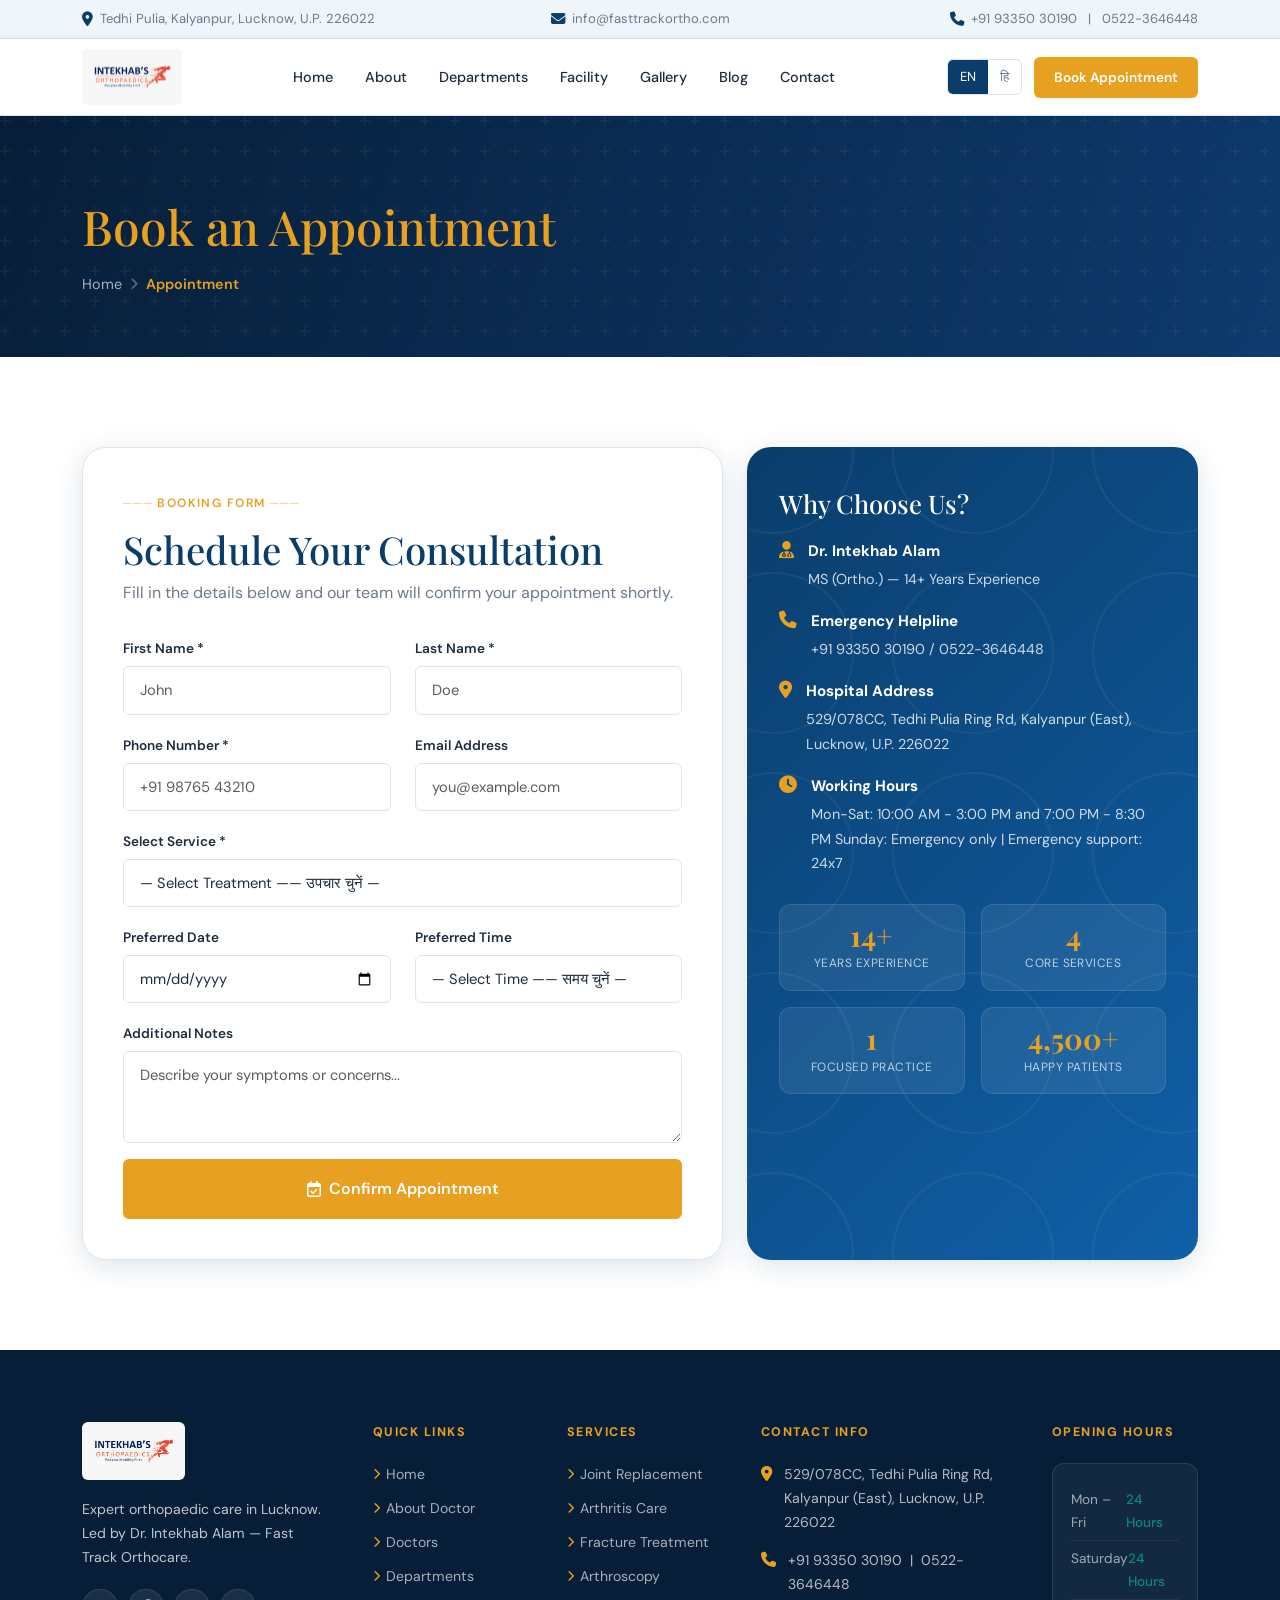
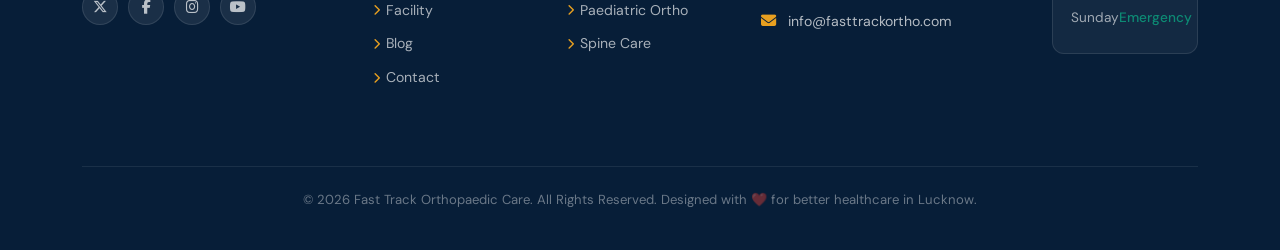
<file: appointment.html>
<!DOCTYPE html>
<html lang="en">
<!-- ============================================================
     FAST TRACK ORTHOPAEDIC CARE
     Appointment Page — Consistent Theme v2.0
     ============================================================ -->
<head>
    <meta charset="UTF-8" />
    <meta name="viewport" content="width=device-width, initial-scale=1.0" />
    <meta name="description" content="Book an appointment with Dr. Intekhab Alam at Fast Track Orthopaedic Care, Lucknow. Expert orthopaedic consultation — call +91 93350 30190." />
    <title>Book Appointment | Fast Track Orthopaedic Care</title>

    <!-- FONTS -->
    <link rel="preconnect" href="https://fonts.googleapis.com" />
    <link rel="preconnect" href="https://fonts.gstatic.com" crossorigin />
    <link href="https://fonts.googleapis.com/css2?family=Playfair+Display:wght@500;600;700&family=DM+Sans:wght@300;400;500;600&display=swap" rel="stylesheet" />

    <!-- ICONS -->
    <link rel="stylesheet" href="https://cdnjs.cloudflare.com/ajax/libs/font-awesome/6.5.1/css/all.min.css" />

    <!-- BOOTSTRAP 5 -->
    <link rel="stylesheet" href="https://cdn.jsdelivr.net/npm/bootstrap@5.3.3/dist/css/bootstrap.min.css" />

    <!-- AOS -->
    <link rel="stylesheet" href="https://cdn.jsdelivr.net/npm/aos@2.3.4/dist/aos.css" />

    <style>
        /* ── CSS VARIABLES (identical theme) ─────────────── */
        :root {
            --clr-primary: #0a3d6b;
            --clr-primary-lt: #1060a8;
            --clr-accent: #e8a020;
            --clr-accent-lt: #ffeabc;
            --clr-teal: #0d8a74;
            --clr-bg: #f5f7fb;
            --clr-bg-dark: #071e38;
            --clr-text: #1e2d3d;
            --clr-text-muted: #6c7a8a;
            --clr-white: #ffffff;
            --clr-border: #dde4ee;
            --font-head: 'Playfair Display', Georgia, serif;
            --font-body: 'DM Sans', sans-serif;
            --radius-sm: 6px;
            --radius-md: 12px;
            --radius-lg: 24px;
            --shadow-sm: 0 2px 8px rgba(10, 61, 107, .08);
            --shadow-md: 0 6px 28px rgba(10, 61, 107, .14);
            --shadow-lg: 0 18px 52px rgba(10, 61, 107, .18);
            --transition: 0.3s cubic-bezier(.4, 0, .2, 1);
        }

        *,
        *::before,
        *::after {
            box-sizing: border-box;
            margin: 0;
            padding: 0;
        }
        html {
            scroll-behavior: smooth;
            -webkit-text-size-adjust: 100%;
        }
        body {
            font-family: var(--font-body);
            color: var(--clr-text);
            background: var(--clr-white);
            line-height: 1.7;
            overflow-x: hidden;
        }
        h1,
        h2,
        h3,
        h4,
        h5,
        h6 {
            font-family: var(--font-head);
            color: var(--clr-primary);
            line-height: 1.25;
        }
        a {
            text-decoration: none;
            color: inherit;
            transition: var(--transition);
        }
        img {
            max-width: 100%;
            display: block;
        }
        section {
            overflow: hidden;
        }

        /* ── UTILITIES ───────────────────────────────────── */
        .section-pad {
            padding: 90px 0;
        }
        .section-pad-sm {
            padding: 60px 0;
        }
        .badge-tag {
            display: inline-block;
            font-size: .75rem;
            font-weight: 600;
            letter-spacing: .12em;
            text-transform: uppercase;
            color: var(--clr-accent);
            margin-bottom: 12px;
        }
        .badge-tag::before {
            content: "─── ";
            opacity: .5;
        }
        .badge-tag::after {
            content: " ───";
            opacity: .5;
        }
        .section-title {
            font-size: clamp(1.8rem, 3vw, 2.6rem);
            margin-bottom: 16px;
        }
        .section-sub {
            color: var(--clr-text-muted);
            font-size: 1rem;
            max-width: 560px;
            margin: 0 auto;
        }
        .divider {
            width: 56px;
            height: 3px;
            background: linear-gradient(90deg, var(--clr-accent), var(--clr-primary-lt));
            border-radius: 4px;
            margin: 18px auto 32px;
        }
        .lang-hidden {
            display: none !important;
        }

        /* ── INFO BAR ────────────────────────────────────── */
        .info-bar {
            background: #f0f5fb;
            border-bottom: 1px solid var(--clr-border);
            padding: 8px 0;
            font-size: .82rem;
            color: var(--clr-text-muted);
        }
        .info-bar .info-item {
            display: flex;
            align-items: center;
            gap: 7px;
        }
        .info-bar .info-item i {
            color: var(--clr-primary);
            font-size: .9rem;
        }
        .info-bar a {
            color: var(--clr-text-muted);
        }
        .info-bar a:hover {
            color: var(--clr-primary);
        }

        /* ── NAVBAR ──────────────────────────────────────── */
        .main-navbar {
            background: var(--clr-white);
            border-bottom: 1px solid var(--clr-border);
            padding: 0;
            position: sticky;
            top: 0;
            z-index: 1000;
            box-shadow: 0 2px 12px rgba(10, 61, 107, .07);
            transition: box-shadow var(--transition);
        }
        .main-navbar .navbar-inner {
            display: flex;
            align-items: center;
            justify-content: space-between;
            padding: 10px 0;
            gap: 20px;
        }
        .nav-logo img {
            height: 56px;
            width: auto;
            border-radius: var(--radius-sm);
        }
        .logo-hi {
            display: none;
        }
        .nav-links {
            display: flex;
            list-style: none;
            gap: 4px;
            margin: 0;
            padding: 0;
        }
        .nav-links li a {
            display: block;
            padding: 8px 14px;
            font-size: .9rem;
            font-weight: 500;
            color: var(--clr-text);
            border-radius: var(--radius-sm);
            position: relative;
        }
        .nav-links li a::after {
            content: '';
            position: absolute;
            bottom: 4px;
            left: 14px;
            right: 14px;
            height: 2px;
            background: var(--clr-accent);
            border-radius: 2px;
            transform: scaleX(0);
            transition: var(--transition);
            transform-origin: left;
        }
        .nav-links li a:hover,
        .nav-links li a.active {
            color: var(--clr-primary);
            background: #f0f5fb;
        }
        .nav-links li a:hover::after,
        .nav-links li a.active::after {
            transform: scaleX(1);
        }
        .nav-right {
            display: flex;
            align-items: center;
            gap: 12px;
            flex-shrink: 0;
        }
        .lang-selector {
            display: flex;
            border: 1px solid var(--clr-border);
            border-radius: var(--radius-sm);
            overflow: hidden;
            font-size: .82rem;
            font-weight: 600;
        }
        .lang-btn {
            padding: 6px 12px;
            background: transparent;
            border: none;
            cursor: pointer;
            color: var(--clr-text-muted);
            transition: var(--transition);
        }
        .lang-btn.active,
        .lang-btn:hover {
            background: var(--clr-primary);
            color: var(--clr-white);
        }
        .nav-appt-btn {
            padding: 9px 20px;
            background: var(--clr-accent);
            color: var(--clr-white);
            border: none;
            border-radius: var(--radius-sm);
            font-weight: 600;
            font-size: .85rem;
            cursor: pointer;
            transition: var(--transition);
            white-space: nowrap;
        }
        .nav-appt-btn:hover {
            background: var(--clr-primary);
            transform: translateY(-1px);
        }
        .nav-hamburger {
            display: none;
            background: none;
            border: 1px solid var(--clr-border);
            border-radius: var(--radius-sm);
            padding: 7px 10px;
            cursor: pointer;
            color: var(--clr-primary);
            font-size: 1.1rem;
        }
        .mobile-menu {
            display: none;
            background: var(--clr-white);
            border-top: 1px solid var(--clr-border);
            padding: 16px 0;
        }
        .mobile-menu.open {
            display: block;
        }
        .mobile-menu ul {
            list-style: none;
            padding: 0;
            margin: 0;
        }
        .mobile-menu ul li a {
            display: block;
            padding: 10px 20px;
            font-weight: 500;
            color: var(--clr-text);
            border-bottom: 1px solid var(--clr-border);
        }
        .mobile-menu ul li a:hover {
            background: #f0f5fb;
            color: var(--clr-primary);
        }

        /* ── PAGE HERO ───────────────────────────────────── */
        .page-hero {
            position: relative;
            background: linear-gradient(110deg, var(--clr-bg-dark) 0%, #0e3a6e 100%);
            padding: 80px 0 60px;
            overflow: hidden;
        }
        .page-hero::before {
            content: '';
            position: absolute;
            inset: 0;
            background: url("data:image/svg+xml,%3Csvg width='60' height='60' viewBox='0 0 60 60' xmlns='http://www.w3.org/2000/svg'%3E%3Cg fill='none' fill-rule='evenodd'%3E%3Cg fill='%23ffffff' fill-opacity='0.04'%3E%3Cpath d='M36 34v-4h-2v4h-4v2h4v4h2v-4h4v-2h-4zm0-30V0h-2v4h-4v2h4v4h2V6h4V4h-4zM6 34v-4H4v4H0v2h4v4h2v-4h4v-2H6zM6 4V0H4v4H0v2h4v4h2V6h4V4H6z'/%3E%3C/g%3E%3C/g%3E%3C/svg%3E");
        }
        .page-hero .container {
            position: relative;
            z-index: 2;
        }
        .page-hero h1 {
            font-size: clamp(2rem, 4vw, 3rem);
            color: var(--clr-white);
            margin-bottom: 16px;
        }
        .page-hero h1 span {
            color: var(--clr-accent);
        }
        .breadcrumb-nav {
            display: flex;
            align-items: center;
            gap: 8px;
            font-size: .9rem;
        }
        .breadcrumb-nav a {
            color: rgba(255, 255, 255, .65);
            transition: var(--transition);
        }
        .breadcrumb-nav a:hover {
            color: var(--clr-accent);
        }
        .breadcrumb-nav .sep {
            color: rgba(255, 255, 255, .35);
            font-size: .75rem;
        }
        .breadcrumb-nav .current {
            color: var(--clr-accent);
            font-weight: 600;
        }

        /* ── APPOINTMENT SECTION ─────────────────────────── */
        .appointment-section {
            background: var(--clr-white);
        }
        .appointment-form-card {
            background: var(--clr-white);
            border-radius: var(--radius-lg);
            padding: 40px;
            box-shadow: var(--shadow-md);
            border: 1px solid var(--clr-border);
        }
        .appointment-form-card h2 {
            color: var(--clr-primary);
            margin-bottom: 6px;
        }
        .appointment-form-card .form-label {
            font-weight: 600;
            font-size: .85rem;
            color: var(--clr-text);
            margin-bottom: 6px;
        }
        .appointment-form-card .form-control,
        .appointment-form-card .form-select {
            border: 1.5px solid var(--clr-border);
            border-radius: var(--radius-sm);
            padding: 12px 16px;
            font-size: .92rem;
            transition: var(--transition);
            background: var(--clr-white);
            color: var(--clr-text);
            width: 100%;
        }
        .appointment-form-card .form-control:focus,
        .appointment-form-card .form-select:focus {
            border-color: var(--clr-primary-lt);
            box-shadow: 0 0 0 3px rgba(16, 96, 168, .1);
            outline: none;
        }
        .btn-submit {
            display: inline-flex;
            align-items: center;
            justify-content: center;
            gap: 8px;
            padding: 14px 36px;
            background: var(--clr-accent);
            color: var(--clr-white);
            border: 2px solid var(--clr-accent);
            border-radius: var(--radius-sm);
            font-weight: 600;
            font-size: 1rem;
            cursor: pointer;
            transition: var(--transition);
            width: 100%;
        }
        .btn-submit:hover {
            background: var(--clr-primary);
            border-color: var(--clr-primary);
            transform: translateY(-2px);
            box-shadow: var(--shadow-md);
        }

        /* ── SIDE PANEL ──────────────────────────────────── */
        .appt-info-panel {
            background: linear-gradient(135deg, var(--clr-primary) 0%, var(--clr-primary-lt) 100%);
            border-radius: var(--radius-lg);
            padding: 40px 32px;
            color: var(--clr-white);
            box-shadow: var(--shadow-md);
            position: relative;
            overflow: hidden;
            height: 100%;
        }
        .appt-info-panel::before {
            content: '';
            position: absolute;
            inset: 0;
            background: url("data:image/svg+xml,%3Csvg xmlns='http://www.w3.org/2000/svg' width='100' height='100' viewBox='0 0 100 100'%3E%3Ccircle cx='50' cy='50' r='40' stroke='white' stroke-opacity='0.05' stroke-width='1' fill='none'/%3E%3C/svg%3E") center/200px;
        }
        .appt-info-panel * {
            position: relative;
            z-index: 1;
        }
        .appt-info-panel h3 {
            color: var(--clr-white);
            margin-bottom: 20px;
            font-size: 1.6rem;
        }
        .appt-contact-item {
            display: flex;
            align-items: flex-start;
            gap: 14px;
            margin-bottom: 18px;
        }
        .appt-contact-item i {
            font-size: 1.1rem;
            color: var(--clr-accent);
            margin-top: 2px;
            flex-shrink: 0;
        }
        .appt-contact-item .ci-text {
            font-size: .9rem;
            color: rgba(255, 255, 255, .8);
        }
        .appt-contact-item .ci-text strong {
            display: block;
            font-size: .95rem;
            color: var(--clr-white);
            margin-bottom: 2px;
        }
        .stat-mini-grid {
            display: grid;
            grid-template-columns: 1fr 1fr;
            gap: 16px;
            margin-top: 28px;
        }
        .stat-mini-item {
            background: rgba(255, 255, 255, .08);
            border-radius: var(--radius-md);
            padding: 16px 12px;
            text-align: center;
            border: 1px solid rgba(255, 255, 255, .1);
        }
        .stat-mini-item .stat-num {
            font-size: 1.8rem;
            font-family: var(--font-head);
            font-weight: 700;
            color: var(--clr-accent);
            line-height: 1;
        }
        .stat-mini-item .stat-lbl {
            font-size: .75rem;
            color: rgba(255, 255, 255, .7);
            margin-top: 4px;
            text-transform: uppercase;
            letter-spacing: .04em;
        }

        /* ── FOOTER ──────────────────────────────────────── */
        .site-footer {
            background: var(--clr-bg-dark);
            color: rgba(255, 255, 255, .75);
            padding-top: 72px;
        }
        .footer-logo {
            margin-bottom: 18px;
        }
        .footer-logo img {
            height: 58px;
            border-radius: var(--radius-sm);
        }
        .footer-desc {
            font-size: .88rem;
            line-height: 1.7;
            max-width: 300px;
        }
        .footer-social {
            display: flex;
            gap: 10px;
            margin-top: 20px;
        }
        .footer-social a {
            width: 36px;
            height: 36px;
            border-radius: 50%;
            background: rgba(255, 255, 255, .08);
            display: flex;
            align-items: center;
            justify-content: center;
            color: rgba(255, 255, 255, .7);
            font-size: .9rem;
            border: 1px solid rgba(255, 255, 255, .1);
            transition: var(--transition);
        }
        .footer-social a:hover {
            background: var(--clr-accent);
            border-color: var(--clr-accent);
            color: var(--clr-white);
            transform: translateY(-2px);
        }
        .footer-heading {
            font-family: var(--font-body);
            font-size: .78rem;
            font-weight: 700;
            text-transform: uppercase;
            letter-spacing: .12em;
            color: var(--clr-accent);
            margin-bottom: 20px;
        }
        .footer-links {
            list-style: none;
            padding: 0;
        }
        .footer-links li {
            margin-bottom: 10px;
        }
        .footer-links a {
            font-size: .88rem;
            color: rgba(255, 255, 255, .65);
            display: flex;
            align-items: center;
            gap: 6px;
            transition: var(--transition);
        }
        .footer-links a:hover {
            color: var(--clr-accent);
            padding-left: 4px;
        }
        .footer-links a i {
            font-size: .7rem;
            color: var(--clr-accent);
        }
        .footer-contact-item {
            display: flex;
            align-items: flex-start;
            gap: 12px;
            margin-bottom: 14px;
        }
        .footer-contact-item i {
            color: var(--clr-accent);
            font-size: .95rem;
            margin-top: 3px;
            flex-shrink: 0;
        }
        .footer-contact-item span {
            font-size: .88rem;
            color: rgba(255, 255, 255, .7);
        }
        .footer-hours {
            background: rgba(255, 255, 255, .05);
            border: 1px solid rgba(255, 255, 255, .1);
            border-radius: var(--radius-md);
            padding: 18px;
            margin-top: 8px;
        }
        .hours-row {
            display: flex;
            justify-content: space-between;
            font-size: .85rem;
            padding: 6px 0;
            border-bottom: 1px solid rgba(255, 255, 255, .06);
        }
        .hours-row:last-child {
            border-bottom: none;
        }
        .hours-row .day {
            color: rgba(255, 255, 255, .6);
        }
        .hours-row .time {
            color: var(--clr-white);
            font-weight: 500;
        }
        .hours-row .open {
            color: var(--clr-teal);
        }
        .footer-bottom {
            margin-top: 60px;
            padding: 22px 0;
            border-top: 1px solid rgba(255, 255, 255, .08);
            text-align: center;
            font-size: .82rem;
            color: rgba(255, 255, 255, .4);
        }
        .footer-bottom a {
            color: var(--clr-accent);
        }

        /* ── RESPONSIVE ──────────────────────────────────── */
        @media (max-width: 992px) {
            .nav-links {
                display: none;
            }
            .nav-hamburger {
                display: flex;
                align-items: center;
            }
            .appt-info-panel {
                margin-top: 30px;
            }
        }
        @media (max-width: 768px) {
            .section-pad {
                padding: 60px 0;
            }
            .appointment-form-card {
                padding: 28px 20px;
            }
        }
        @keyframes fadeInUp {
            from {
                opacity: 0;
                transform: translateY(24px);
            }
            to {
                opacity: 1;
                transform: translateY(0);
            }
        }
    </style>
</head>

<body>

    <!-- INFO BAR -->
    <div class="info-bar d-none d-md-block">
        <div class="container">
            <div class="row align-items-center justify-content-between">
                <div class="col-md-4 col-sm-12 mb-1 mb-md-0">
                    <div class="info-item">
                        <i class="fa-solid fa-location-dot"></i>
                        <span class="en">Tedhi Pulia, Kalyanpur, Lucknow, U.P. 226022</span>
                        <span class="hi lang-hidden">टेढ़ी पुलिया, कल्याणपुर, लखनऊ, उ.प्र. 226022</span>
                    </div>
                </div>
                <div class="col-md-4 col-sm-12 mb-1 mb-md-0 text-md-center">
                    <div class="info-item justify-content-md-center">
                        <i class="fa-solid fa-envelope"></i>
                        <a href="mailto:info@fasttrackortho.com">info@fasttrackortho.com</a>
                    </div>
                </div>
                <div class="col-md-4 col-sm-12 text-md-end">
                    <div class="info-item justify-content-md-end">
                        <i class="fa-solid fa-phone"></i>
                        <a href="tel:+919335030190">+91 93350 30190</a> &nbsp;|&nbsp; <a href="tel:05223646448">0522-3646448</a>
                    </div>
                </div>
            </div>
        </div>
    </div>

    <!-- NAVBAR -->
    <nav class="main-navbar" id="mainNav" aria-label="Main Navigation">
        <div class="container">
            <div class="navbar-inner">
                <a href="index.html" class="nav-logo" aria-label="Fast Track Orthopaedic Care — Home">
                    <img src="images/logo/logoint.jpeg" alt="Orthopaedic Care Logo" class="logo-en" />
                    <img src="images/logo/logoint.jpeg" alt="Orthopaedic Care Logo Hindi" class="logo-hi" />
                </a>
                <ul class="nav-links" role="list">
                    <li><a href="index.html"><span class="en">Home</span><span class="hi lang-hidden">होम</span></a></li>
                    <li><a href="about.html"><span class="en">About</span><span class="hi lang-hidden">हमारे बारे में</span></a></li>
                    <li><a href="department.html"><span class="en">Departments</span><span class="hi lang-hidden">विभाग</span></a></li>
                    <li><a href="pricing.html"><span class="en">Facility</span><span class="hi lang-hidden">सुविधा</span></a></li>
                    <li><a href="gallery.html"><span class="en">Gallery</span><span class="hi lang-hidden">गैलरी</span></a></li>
                    <li><a href="blog.html"><span class="en">Blog</span><span class="hi lang-hidden">ब्लॉग</span></a></li>
                    <li><a href="contact.html"><span class="en">Contact</span><span class="hi lang-hidden">संपर्क</span></a></li>
                </ul>
                <div class="nav-right">
                    <div class="lang-selector" role="group" aria-label="Language Selector">
                        <button class="lang-btn active" id="btn-en" onclick="setLanguage('en')">EN</button>
                        <button class="lang-btn" id="btn-hi" onclick="setLanguage('hi')">हि</button>
                    </div>
                    <a href="appointment.html" class="nav-appt-btn">
                        <span class="en">Book Appointment</span>
                        <span class="hi lang-hidden">अपॉइंटमेंट लें</span>
                    </a>
                    <button class="nav-hamburger" id="hamburgerBtn" aria-expanded="false" aria-controls="mobileMenu" aria-label="Toggle Menu">
                        <i class="fa-solid fa-bars"></i>
                    </button>
                </div>
            </div>
        </div>
        <div class="mobile-menu" id="mobileMenu" role="navigation">
            <ul>
                <li><a href="index.html"><span class="en">Home</span><span class="hi lang-hidden">होम</span></a></li>
                <li><a href="about.html"><span class="en">About</span><span class="hi lang-hidden">हमारे बारे में</span></a></li>
                <li><a href="department.html"><span class="en">Departments</span><span class="hi lang-hidden">विभाग</span></a></li>
                <li><a href="pricing.html"><span class="en">Facility</span><span class="hi lang-hidden">सुविधा</span></a></li>
                <li><a href="blog.html"><span class="en">Blog</span><span class="hi lang-hidden">ब्लॉग</span></a></li>
                <li><a href="contact.html"><span class="en">Contact</span><span class="hi lang-hidden">संपर्क</span></a></li>
            </ul>
        </div>
    </nav>

    <!-- PAGE HERO -->
    <section class="page-hero" aria-label="Appointment Page Banner">
        <div class="container">
            <div class="row">
                <div class="col-lg-8" data-aos="fade-up">
                    <h1>
                        <span class="en">Book an <span>Appointment</span></span>
                        <span class="hi lang-hidden">अपॉइंटमेंट <span>बुक करें</span></span>
                    </h1>
                    <nav class="breadcrumb-nav" aria-label="Breadcrumb">
                        <a href="index.html"><span class="en">Home</span><span class="hi lang-hidden">होम</span></a>
                        <span class="sep"><i class="fa-solid fa-chevron-right"></i></span>
                        <span class="current"><span class="en">Appointment</span><span class="hi lang-hidden">अपॉइंटमेंट</span></span>
                    </nav>
                </div>
            </div>
        </div>
    </section>

    <!-- APPOINTMENT SECTION -->
    <section class="appointment-section section-pad" id="appointment">
        <div class="container">
            <div class="row g-4 align-items-stretch">

                <!-- FORM COLUMN -->
                <div class="col-lg-7 order-lg-1 order-1" data-aos="fade-right">
                    <div class="appointment-form-card">
                        <span class="badge-tag"><span class="en">Booking Form</span><span class="hi lang-hidden">बुकिंग फ़ॉर्म</span></span>
                        <h2 class="section-title" style="margin-bottom:6px;">
                            <span class="en">Schedule Your Consultation</span>
                            <span class="hi lang-hidden">अपना परामर्श निर्धारित करें</span>
                        </h2>
                        <p style="color:var(--clr-text-muted);margin-bottom:28px;">
                            <span class="en">Fill in the details below and our team will confirm your appointment shortly.</span>
                            <span class="hi lang-hidden">नीचे विवरण भरें और हमारी टीम जल्द ही आपकी अपॉइंटमेंट की पुष्टि करेगी।</span>
                        </p>

                        <form id="appointmentForm" onsubmit="submitAppointmentForm(event)" novalidate>
                            <div class="row">
                                <div class="col-sm-6 mb-3">
                                    <label class="form-label"><span class="en">First Name *</span><span class="hi lang-hidden">पहला नाम *</span></label>
                                    <input type="text" class="form-control" placeholder="John" required />
                                </div>
                                <div class="col-sm-6 mb-3">
                                    <label class="form-label"><span class="en">Last Name *</span><span class="hi lang-hidden">अंतिम नाम *</span></label>
                                    <input type="text" class="form-control" placeholder="Doe" required />
                                </div>
                            </div>
                            <div class="row">
                                <div class="col-sm-6 mb-3">
                                    <label class="form-label"><span class="en">Phone Number *</span><span class="hi lang-hidden">फ़ोन नंबर *</span></label>
                                    <input type="tel" class="form-control" placeholder="+91 98765 43210" required />
                                </div>
                                <div class="col-sm-6 mb-3">
                                    <label class="form-label"><span class="en">Email Address</span><span class="hi lang-hidden">ईमेल पता</span></label>
                                    <input type="email" class="form-control" placeholder="you@example.com" />
                                </div>
                            </div>
                            <div class="mb-3">
                                <label class="form-label"><span class="en">Select Service *</span><span class="hi lang-hidden">सेवा चुनें *</span></label>
                                <select class="form-select" required>
                                    <option value=""><span class="en">— Select Treatment —</span><span class="hi lang-hidden">— उपचार चुनें —</span></option>
                                    <option value="joint"><span class="en">Joint Replacement Surgery</span><span class="hi lang-hidden">जॉइंट रिप्लेसमेंट सर्जरी</span></option>
                                    <option value="arthritis"><span class="en">Arthritis Care & Management</span><span class="hi lang-hidden">गठिया देखभाल और प्रबंधन</span></option>
                                    <option value="fracture"><span class="en">Fracture Treatment</span><span class="hi lang-hidden">फ्रैक्चर उपचार</span></option>
                                    <option value="arthroscopy"><span class="en">Arthroscopic Ligament Surgery</span><span class="hi lang-hidden">आर्थ्रोस्कोपिक लिगामेंट सर्जरी</span></option>
                                    <option value="paediatric"><span class="en">Paediatric Orthopaedics</span><span class="hi lang-hidden">बाल ऑर्थोपेडिक</span></option>
                                    <option value="other"><span class="en">Other</span><span class="hi lang-hidden">अन्य</span></option>
                                </select>
                            </div>
                            <div class="row">
                                <div class="col-sm-6 mb-3">
                                    <label class="form-label"><span class="en">Preferred Date</span><span class="hi lang-hidden">पसंदीदा तिथि</span></label>
                                    <input type="date" class="form-control" />
                                </div>
                                <div class="col-sm-6 mb-3">
                                    <label class="form-label"><span class="en">Preferred Time</span><span class="hi lang-hidden">पसंदीदा समय</span></label>
                                    <select class="form-select">
                                        <option value=""><span class="en">— Select Time —</span><span class="hi lang-hidden">— समय चुनें —</span></option>
                                        <option>09:00 AM – 10:00 AM</option>
                                        <option>10:00 AM – 11:00 AM</option>
                                        <option>11:00 AM – 12:00 PM</option>
                                        <option>02:00 PM – 03:00 PM</option>
                                        <option>03:00 PM – 04:00 PM</option>
                                        <option>05:00 PM – 06:00 PM</option>
                                    </select>
                                </div>
                            </div>
                            <div class="mb-3">
                                <label class="form-label"><span class="en">Additional Notes</span><span class="hi lang-hidden">अतिरिक्त नोट्स</span></label>
                                <textarea class="form-control" rows="3" placeholder="Describe your symptoms or concerns..."></textarea>
                            </div>
                            <button type="submit" class="btn-submit">
                                <i class="fa-regular fa-calendar-check"></i>
                                <span class="en">Confirm Appointment</span>
                                <span class="hi lang-hidden">अपॉइंटमेंट पुष्टि करें</span>
                            </button>
                        </form>
                    </div>
                </div>

                <!-- INFO PANEL COLUMN -->
                <div class="col-lg-5 order-lg-2 order-2" data-aos="fade-left">
                    <div class="appt-info-panel">
                        <h3>
                            <span class="en">Why Choose Us?</span>
                            <span class="hi lang-hidden">हमें क्यों चुनें?</span>
                        </h3>
                        <div class="appt-contact-item">
                            <i class="fa-solid fa-user-doctor"></i>
                            <div class="ci-text">
                                <strong><span class="en">Dr. Intekhab Alam</span><span class="hi lang-hidden">डॉ. इंतेखाब आलम</span></strong>
                                <span class="en">MS (Ortho.) — 14+ Years Experience</span>
                                <span class="hi lang-hidden">MS (Ortho.) — 14+ वर्षों का अनुभव</span>
                            </div>
                        </div>
                        <div class="appt-contact-item">
                            <i class="fa-solid fa-phone"></i>
                            <div class="ci-text">
                                <strong><span class="en">Emergency Helpline</span><span class="hi lang-hidden">आपातकालीन हेल्पलाइन</span></strong>
                                <span>+91 93350 30190 / 0522-3646448</span>
                            </div>
                        </div>
                        <div class="appt-contact-item">
                            <i class="fa-solid fa-location-dot"></i>
                            <div class="ci-text">
                                <strong><span class="en">Hospital Address</span><span class="hi lang-hidden">अस्पताल का पता</span></strong>
                                <span>529/078CC, Tedhi Pulia Ring Rd, Kalyanpur (East), Lucknow, U.P. 226022</span>
                            </div>
                        </div>
                        <div class="appt-contact-item">
                            <i class="fa-solid fa-clock"></i>
                            <div class="ci-text">
                                <strong><span class="en">Working Hours</span><span class="hi lang-hidden">काम के घंटे</span></strong>
                                <span class="en">Mon-Sat: 10:00 AM - 3:00 PM and 7:00 PM - 8:30 PM</span>
                                <span class="hi lang-hidden">सोम-शनिवार: 10:00 AM - 3:00 PM और 7:00 PM - 8:30 PM</span>
                                <span class="en">Sunday: Emergency only | Emergency support: 24x7</span>
                                <span class="hi lang-hidden">रविवार: केवल आपातकालीन | आपातकालीन सहायता: 24x7</span>
                            </div>
                        </div>

                        <!-- Mini Stats -->
                        <div class="stat-mini-grid">
                            <div class="stat-mini-item">
                                <div class="stat-num">14+</div>
                                <div class="stat-lbl"><span class="en">Years Experience</span><span class="hi lang-hidden">वर्ष अनुभव</span></div>
                            </div>
                            <div class="stat-mini-item">
                                <div class="stat-num">4</div>
                                <div class="stat-lbl"><span class="en">Core Services</span><span class="hi lang-hidden">मुख्य सेवाएं</span></div>
                            </div>
                            <div class="stat-mini-item">
                                <div class="stat-num">1</div>
                                <div class="stat-lbl"><span class="en">Focused Practice</span><span class="hi lang-hidden">केंद्रित प्रैक्टिस</span></div>
                            </div>
                            <div class="stat-mini-item">
                                <div class="stat-num">4,500+</div>
                                <div class="stat-lbl"><span class="en">Happy Patients</span><span class="hi lang-hidden">संतुष्ट मरीज</span></div>
                            </div>
                        </div>
                    </div>
                </div>
            </div>
        </div>
    </section>

    <!-- FOOTER -->
    <footer class="site-footer" id="footer" role="contentinfo">
        <div class="container">
            <div class="row g-4 g-lg-5">
                <div class="col-lg-3 col-md-6">
                    <div class="footer-logo">
                        <img src="images/logo/logoint.jpeg" alt="Fast Track Orthopaedic Care" />
                    </div>
                    <p class="footer-desc">
                        <span class="en">Expert orthopaedic care in Lucknow. Led by Dr. Intekhab Alam — Fast Track Orthocare.</span>
                        <span class="hi lang-hidden">लखनऊ में विशेषज्ञ ऑर्थोपेडिक देखभाल। डॉ. इंतेखाब आलम के नेतृत्व में।</span>
                    </p>
                    <div class="footer-social">
                        <a href="#" aria-label="Twitter"><i class="fa-brands fa-x-twitter"></i></a>
                        <a href="#" aria-label="Facebook"><i class="fa-brands fa-facebook-f"></i></a>
                        <a href="#" aria-label="Instagram"><i class="fa-brands fa-instagram"></i></a>
                        <a href="#" aria-label="YouTube"><i class="fa-brands fa-youtube"></i></a>
                    </div>
                </div>
                <div class="col-lg-2 col-md-6 col-sm-6">
                    <div class="footer-heading"><span class="en">Quick Links</span><span class="hi lang-hidden">त्वरित लिंक</span></div>
                    <ul class="footer-links">
                        <li><a href="index.html"><i class="fa-solid fa-chevron-right"></i><span class="en">Home</span><span class="hi lang-hidden">होम</span></a></li>
                        <li><a href="about.html"><i class="fa-solid fa-chevron-right"></i><span class="en">About Doctor</span><span class="hi lang-hidden">डॉक्टर के बारे में</span></a></li>
                        <li><a href="doctor.html"><i class="fa-solid fa-chevron-right"></i><span class="en">Doctors</span><span class="hi lang-hidden">डॉक्टर</span></a></li>
                        <li><a href="department.html"><i class="fa-solid fa-chevron-right"></i><span class="en">Departments</span><span class="hi lang-hidden">विभाग</span></a></li>
                        <li><a href="pricing.html"><i class="fa-solid fa-chevron-right"></i><span class="en">Facility</span><span class="hi lang-hidden">सुविधा</span></a></li>
                        <li><a href="blog.html"><i class="fa-solid fa-chevron-right"></i><span class="en">Blog</span><span class="hi lang-hidden">ब्लॉग</span></a></li>
                        <li><a href="contact.html"><i class="fa-solid fa-chevron-right"></i><span class="en">Contact</span><span class="hi lang-hidden">संपर्क</span></a></li>
                    </ul>
                </div>
                <div class="col-lg-2 col-md-6 col-sm-6">
                    <div class="footer-heading"><span class="en">Services</span><span class="hi lang-hidden">सेवाएं</span></div>
                    <ul class="footer-links">
                        <li><a href="department.html"><i class="fa-solid fa-chevron-right"></i><span class="en">Joint Replacement</span><span class="hi lang-hidden">जॉइंट रिप्लेसमेंट</span></a></li>
                        <li><a href="department.html"><i class="fa-solid fa-chevron-right"></i><span class="en">Arthritis Care</span><span class="hi lang-hidden">गठिया देखभाल</span></a></li>
                        <li><a href="department.html"><i class="fa-solid fa-chevron-right"></i><span class="en">Fracture Treatment</span><span class="hi lang-hidden">फ्रैक्चर उपचार</span></a></li>
                        <li><a href="department.html"><i class="fa-solid fa-chevron-right"></i><span class="en">Arthroscopy</span><span class="hi lang-hidden">आर्थ्रोस्कोपी</span></a></li>
                        <li><a href="department.html"><i class="fa-solid fa-chevron-right"></i><span class="en">Paediatric Ortho</span><span class="hi lang-hidden">बाल ऑर्थोपेडिक</span></a></li>
                        <li><a href="department.html"><i class="fa-solid fa-chevron-right"></i><span class="en">Spine Care</span><span class="hi lang-hidden">स्पाइन केयर</span></a></li>
                    </ul>
                </div>
                <div class="col-lg-3 col-md-6">
                    <div class="footer-heading"><span class="en">Contact Info</span><span class="hi lang-hidden">संपर्क जानकारी</span></div>
                    <div class="footer-contact-item">
                        <i class="fa-solid fa-location-dot"></i>
                        <span>529/078CC, Tedhi Pulia Ring Rd, Kalyanpur (East), Lucknow, U.P. 226022</span>
                    </div>
                    <div class="footer-contact-item">
                        <i class="fa-solid fa-phone"></i>
                        <span><a href="tel:+919335030190" style="color:rgba(255,255,255,.7);">+91 93350 30190</a> &nbsp;|&nbsp; <a href="tel:05223646448" style="color:rgba(255,255,255,.7);">0522-3646448</a></span>
                    </div>
                    <div class="footer-contact-item">
                        <i class="fa-solid fa-envelope"></i>
                        <span><a href="mailto:info@fasttrackortho.com" style="color:rgba(255,255,255,.7);">info@fasttrackortho.com</a></span>
                    </div>
                </div>
                <div class="col-lg-2 col-md-6">
                    <div class="footer-heading"><span class="en">Opening Hours</span><span class="hi lang-hidden">खुलने का समय</span></div>
                    <div class="footer-hours">
                        <div class="hours-row"><span class="day"><span class="en">Mon – Fri</span><span class="hi lang-hidden">सोम – शुक्र</span></span><span class="time open"><span class="en">24 Hours</span><span class="hi lang-hidden">24 घंटे</span></span></div>
                        <div class="hours-row"><span class="day"><span class="en">Saturday</span><span class="hi lang-hidden">शनिवार</span></span><span class="time open"><span class="en">24 Hours</span><span class="hi lang-hidden">24 घंटे</span></span></div>
                        <div class="hours-row"><span class="day"><span class="en">Sunday</span><span class="hi lang-hidden">रविवार</span></span><span class="time open"><span class="en">Emergency</span><span class="hi lang-hidden">आपातकालीन</span></span></div>
                    </div>
                </div>
            </div>
            <div class="footer-bottom">
                <p>
                    &copy; <span id="copyrightYear"></span>
                    <span class="en">Fast Track Orthopaedic Care. All Rights Reserved. Designed with</span>
                    <span class="hi lang-hidden">Fast Track Orthopaedic Care. सर्वाधिकार सुरक्षित।</span>
                    ❤️
                    <span class="en">for better healthcare in Lucknow.</span>
                    <span class="hi lang-hidden">लखनऊ में बेहतर स्वास्थ्य सेवा के लिए।</span>
                </p>
            </div>
        </div>
    </footer>

    <!-- SCRIPTS -->
    <script src="https://cdn.jsdelivr.net/npm/bootstrap@5.3.3/dist/js/bootstrap.bundle.min.js">
    </script>
    <script src="https://cdn.jsdelivr.net/npm/aos@2.3.4/dist/aos.js">
    </script>
    <script>
        /* 1. AOS */
        AOS.init({ duration: 700, easing: 'ease-out-quad', once: true, offset: 60 });

        /* 2. LANGUAGE SWITCHER */
        function setLanguage(lang) {
            document.querySelectorAll('.en').forEach(el => el.classList.toggle('lang-hidden', lang !== 'en'));
            document.querySelectorAll('.hi').forEach(el => el.classList.toggle('lang-hidden', lang !== 'hi'));
            const btnEn = document.getElementById('btn-en');
            const btnHi = document.getElementById('btn-hi');
            if (btnEn) btnEn.classList.toggle('active', lang === 'en');
            if (btnHi) btnHi.classList.toggle('active', lang === 'hi');
            document.documentElement.lang = lang;
            const logoEn = document.querySelector('.logo-en');
            const logoHi = document.querySelector('.logo-hi');
            if (logoEn) logoEn.style.display = lang === 'en' ? 'block' : 'none';
            if (logoHi) logoHi.style.display = lang === 'hi' ? 'block' : 'none';
            localStorage.setItem('preferredLang', lang);
        }
        setLanguage(localStorage.getItem('preferredLang') || 'en');

        /* 3. APPOINTMENT FORM SUBMISSION */
        function submitAppointmentForm(e) {
            e.preventDefault();
            const form = e.target;
            const firstName = form.querySelector('input[placeholder="John"]').value.trim();
            const lastName = form.querySelector('input[placeholder="Doe"]').value.trim();
            const phone = form.querySelector('input[type="tel"]').value.trim();
            if (!firstName || !lastName || !phone) {
                alert('Please fill in all required fields.');
                return;
            }
            form.innerHTML = `
                <div style="text-align:center;padding:40px 0;">
                    <div style="font-size:3rem;color:var(--clr-teal);margin-bottom:16px;">
                        <i class="fa-solid fa-circle-check"></i>
                    </div>
                    <h4 style="color:var(--clr-primary);margin-bottom:8px;">
                        <span class="en">Appointment Request Received!</span>
                        <span class="hi lang-hidden">अपॉइंटमेंट अनुरोध प्राप्त हुआ!</span>
                    </h4>
                    <p style="color:var(--clr-text-muted);">
                        <span class="en">Thank you, <strong>${firstName}</strong>. Our team will contact you shortly.</span>
                        <span class="hi lang-hidden">धन्यवाद, <strong>${firstName}</strong>। हमारी टीम जल्द ही आपसे संपर्क करेगी।</span>
                    </p>
                </div>
            `;
        }

        /* 4. MOBILE HAMBURGER */
        (function() {
            const btn = document.getElementById('hamburgerBtn');
            const menu = document.getElementById('mobileMenu');
            if (!btn || !menu) return;
            btn.addEventListener('click', () => {
                const isOpen = menu.classList.toggle('open');
                btn.setAttribute('aria-expanded', isOpen);
                btn.innerHTML = isOpen ? '<i class="fa-solid fa-xmark"></i>' : '<i class="fa-solid fa-bars"></i>';
            });
            document.addEventListener('click', e => {
                if (!btn.contains(e.target) && !menu.contains(e.target)) {
                    menu.classList.remove('open');
                    btn.setAttribute('aria-expanded', 'false');
                    btn.innerHTML = '<i class="fa-solid fa-bars"></i>';
                }
            });
        })();

        /* 5. STICKY NAV SHADOW */
        (function() {
            const nav = document.getElementById('mainNav');
            if (!nav) return;
            window.addEventListener('scroll', () => {
                nav.style.boxShadow = window.scrollY > 60 ?
                    '0 4px 20px rgba(10,61,107,.15)' :
                    '0 2px 12px rgba(10,61,107,.07)';
            }, { passive: true });
        })();

        /* 6. COPYRIGHT YEAR */
        const yearEl = document.getElementById('copyrightYear');
        if (yearEl) yearEl.textContent = new Date().getFullYear();
    </script>
</body>
</html>
</file>
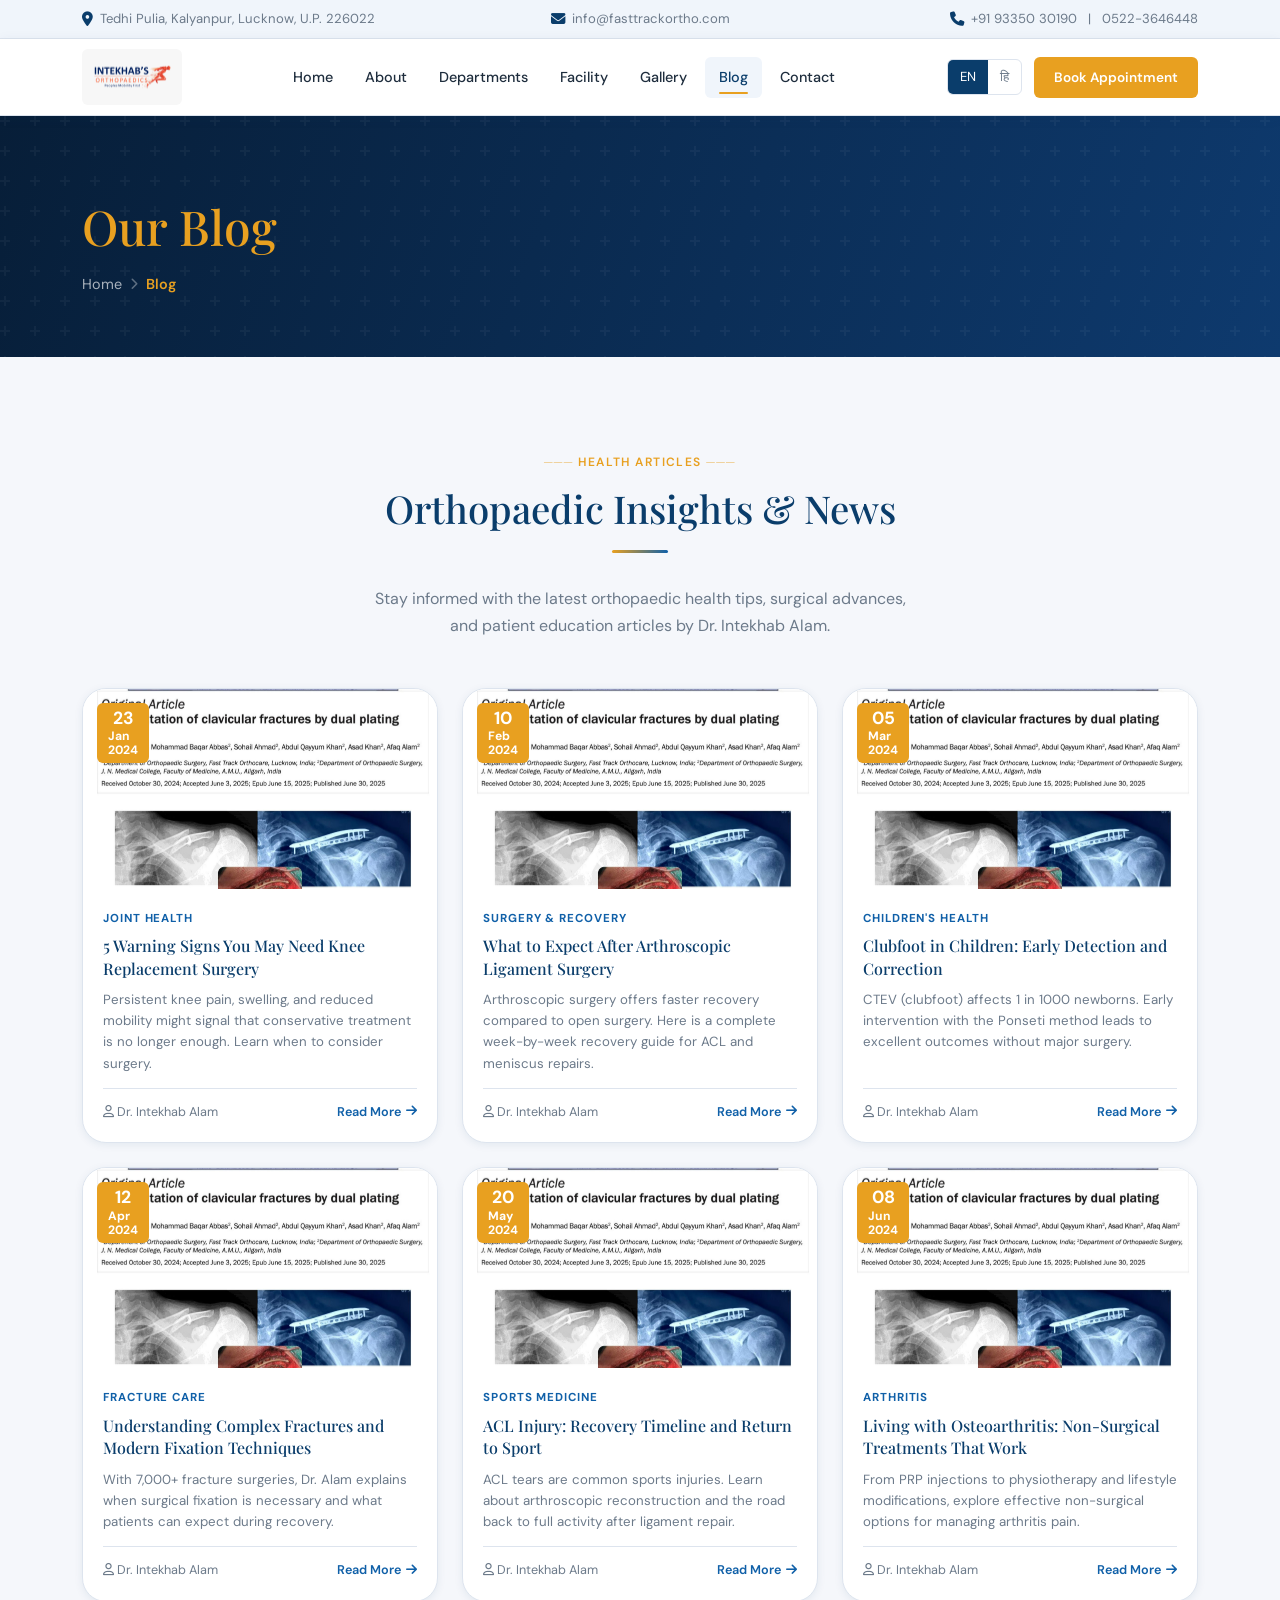
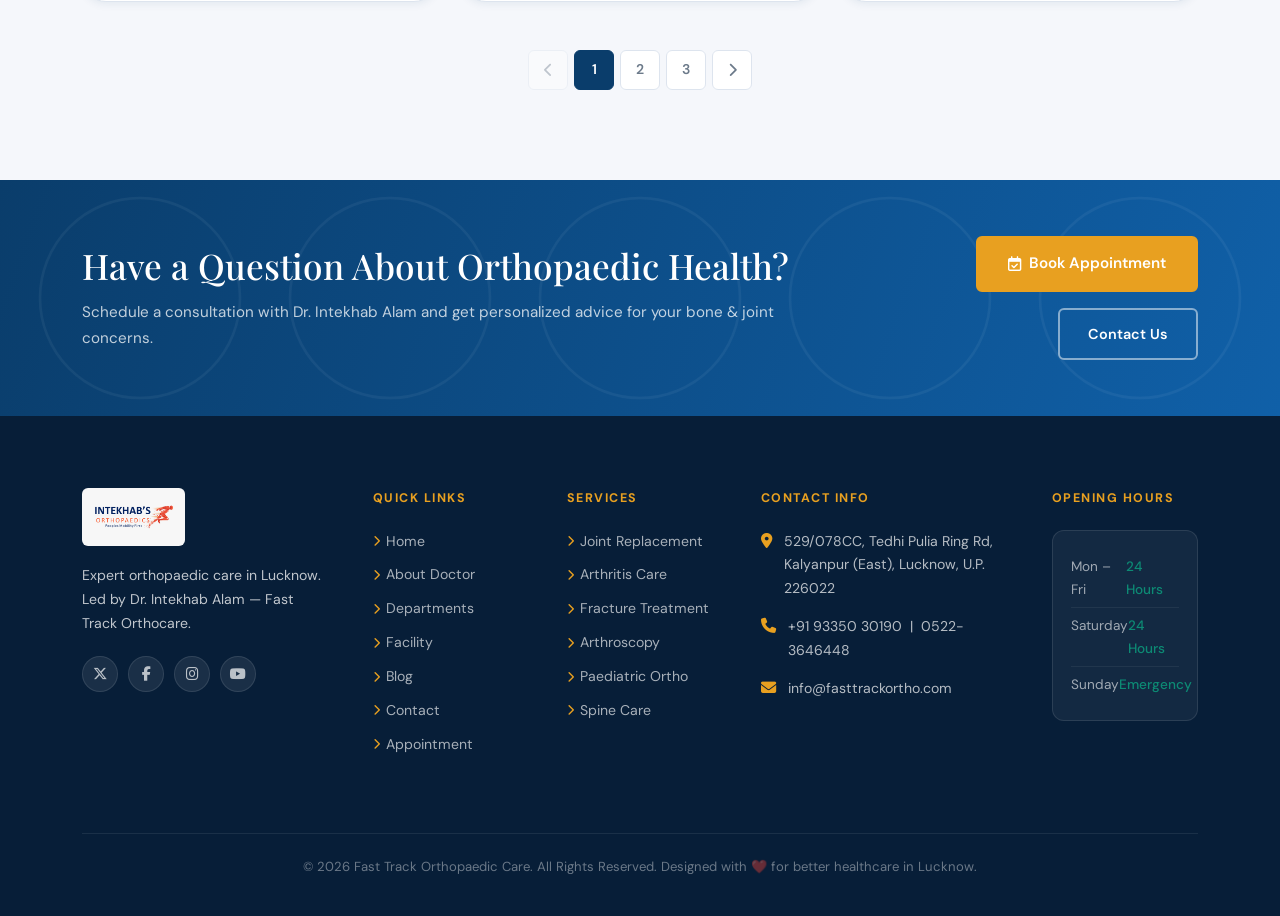
<file: blog.html>
<!DOCTYPE html>
<html lang="en">
<!-- ============================================================
     FAST TRACK ORTHOPAEDIC CARE
     Blog Page — Consistent Theme v2.0
     ============================================================ -->
<head>
    <meta charset="UTF-8" />
    <meta name="viewport" content="width=device-width, initial-scale=1.0" />
    <meta name="description" content="Read expert orthopaedic health articles by Dr. Intekhab Alam — joint replacement, arthritis care, fracture treatment, arthroscopy, paediatric orthopaedics, and more." />
    <title>Blog | Fast Track Orthopaedic Care</title>

    <!-- FONTS -->
    <link rel="preconnect" href="https://fonts.googleapis.com" />
    <link rel="preconnect" href="https://fonts.gstatic.com" crossorigin />
    <link href="https://fonts.googleapis.com/css2?family=Playfair+Display:wght@500;600;700&family=DM+Sans:wght@300;400;500;600&display=swap" rel="stylesheet" />

    <!-- ICONS -->
    <link rel="stylesheet" href="https://cdnjs.cloudflare.com/ajax/libs/font-awesome/6.5.1/css/all.min.css" />

    <!-- BOOTSTRAP 5 -->
    <link rel="stylesheet" href="https://cdn.jsdelivr.net/npm/bootstrap@5.3.3/dist/css/bootstrap.min.css" />

    <!-- AOS -->
    <link rel="stylesheet" href="https://cdn.jsdelivr.net/npm/aos@2.3.4/dist/aos.css" />

    <style>
        /* ── CSS VARIABLES (identical theme) ─────────────── */
        :root {
            --clr-primary: #0a3d6b;
            --clr-primary-lt: #1060a8;
            --clr-accent: #e8a020;
            --clr-accent-lt: #ffeabc;
            --clr-teal: #0d8a74;
            --clr-bg: #f5f7fb;
            --clr-bg-dark: #071e38;
            --clr-text: #1e2d3d;
            --clr-text-muted: #6c7a8a;
            --clr-white: #ffffff;
            --clr-border: #dde4ee;
            --font-head: 'Playfair Display', Georgia, serif;
            --font-body: 'DM Sans', sans-serif;
            --radius-sm: 6px;
            --radius-md: 12px;
            --radius-lg: 24px;
            --shadow-sm: 0 2px 8px rgba(10, 61, 107, .08);
            --shadow-md: 0 6px 28px rgba(10, 61, 107, .14);
            --shadow-lg: 0 18px 52px rgba(10, 61, 107, .18);
            --transition: 0.3s cubic-bezier(.4, 0, .2, 1);
        }

        *,
        *::before,
        *::after {
            box-sizing: border-box;
            margin: 0;
            padding: 0;
        }
        html {
            scroll-behavior: smooth;
            -webkit-text-size-adjust: 100%;
        }
        body {
            font-family: var(--font-body);
            color: var(--clr-text);
            background: var(--clr-white);
            line-height: 1.7;
            overflow-x: hidden;
        }
        h1,
        h2,
        h3,
        h4,
        h5,
        h6 {
            font-family: var(--font-head);
            color: var(--clr-primary);
            line-height: 1.25;
        }
        a {
            text-decoration: none;
            color: inherit;
            transition: var(--transition);
        }
        img {
            max-width: 100%;
            display: block;
        }
        section {
            overflow: hidden;
        }

        /* ── UTILITIES ───────────────────────────────────── */
        .section-pad {
            padding: 90px 0;
        }
        .section-pad-sm {
            padding: 60px 0;
        }
        .badge-tag {
            display: inline-block;
            font-size: .75rem;
            font-weight: 600;
            letter-spacing: .12em;
            text-transform: uppercase;
            color: var(--clr-accent);
            margin-bottom: 12px;
        }
        .badge-tag::before {
            content: "─── ";
            opacity: .5;
        }
        .badge-tag::after {
            content: " ───";
            opacity: .5;
        }
        .section-title {
            font-size: clamp(1.8rem, 3vw, 2.6rem);
            margin-bottom: 16px;
        }
        .section-sub {
            color: var(--clr-text-muted);
            font-size: 1rem;
            max-width: 560px;
            margin: 0 auto;
        }
        .divider {
            width: 56px;
            height: 3px;
            background: linear-gradient(90deg, var(--clr-accent), var(--clr-primary-lt));
            border-radius: 4px;
            margin: 18px auto 32px;
        }
        .lang-hidden {
            display: none !important;
        }
        .btn-primary-custom {
            display: inline-flex;
            align-items: center;
            gap: 8px;
            padding: 13px 30px;
            background: var(--clr-primary);
            color: var(--clr-white);
            border: 2px solid var(--clr-primary);
            border-radius: var(--radius-sm);
            font-weight: 600;
            font-size: .95rem;
            cursor: pointer;
            transition: var(--transition);
        }
        .btn-primary-custom:hover {
            background: var(--clr-accent);
            border-color: var(--clr-accent);
            color: var(--clr-white);
            transform: translateY(-2px);
            box-shadow: var(--shadow-md);
        }

        /* ── INFO BAR ────────────────────────────────────── */
        .info-bar {
            background: #f0f5fb;
            border-bottom: 1px solid var(--clr-border);
            padding: 8px 0;
            font-size: .82rem;
            color: var(--clr-text-muted);
        }
        .info-bar .info-item {
            display: flex;
            align-items: center;
            gap: 7px;
        }
        .info-bar .info-item i {
            color: var(--clr-primary);
            font-size: .9rem;
        }
        .info-bar a {
            color: var(--clr-text-muted);
        }
        .info-bar a:hover {
            color: var(--clr-primary);
        }

        /* ── NAVBAR ──────────────────────────────────────── */
        .main-navbar {
            background: var(--clr-white);
            border-bottom: 1px solid var(--clr-border);
            padding: 0;
            position: sticky;
            top: 0;
            z-index: 1000;
            box-shadow: 0 2px 12px rgba(10, 61, 107, .07);
            transition: box-shadow var(--transition);
        }
        .main-navbar .navbar-inner {
            display: flex;
            align-items: center;
            justify-content: space-between;
            padding: 10px 0;
            gap: 20px;
        }
        .nav-logo img {
            height: 56px;
            width: auto;
            border-radius: var(--radius-sm);
        }
        .logo-hi {
            display: none;
        }
        .nav-links {
            display: flex;
            list-style: none;
            gap: 4px;
            margin: 0;
            padding: 0;
        }
        .nav-links li a {
            display: block;
            padding: 8px 14px;
            font-size: .9rem;
            font-weight: 500;
            color: var(--clr-text);
            border-radius: var(--radius-sm);
            position: relative;
        }
        .nav-links li a::after {
            content: '';
            position: absolute;
            bottom: 4px;
            left: 14px;
            right: 14px;
            height: 2px;
            background: var(--clr-accent);
            border-radius: 2px;
            transform: scaleX(0);
            transition: var(--transition);
            transform-origin: left;
        }
        .nav-links li a:hover,
        .nav-links li a.active {
            color: var(--clr-primary);
            background: #f0f5fb;
        }
        .nav-links li a:hover::after,
        .nav-links li a.active::after {
            transform: scaleX(1);
        }
        .nav-right {
            display: flex;
            align-items: center;
            gap: 12px;
            flex-shrink: 0;
        }
        .lang-selector {
            display: flex;
            border: 1px solid var(--clr-border);
            border-radius: var(--radius-sm);
            overflow: hidden;
            font-size: .82rem;
            font-weight: 600;
        }
        .lang-btn {
            padding: 6px 12px;
            background: transparent;
            border: none;
            cursor: pointer;
            color: var(--clr-text-muted);
            transition: var(--transition);
        }
        .lang-btn.active,
        .lang-btn:hover {
            background: var(--clr-primary);
            color: var(--clr-white);
        }
        .nav-appt-btn {
            padding: 9px 20px;
            background: var(--clr-accent);
            color: var(--clr-white);
            border: none;
            border-radius: var(--radius-sm);
            font-weight: 600;
            font-size: .85rem;
            cursor: pointer;
            transition: var(--transition);
            white-space: nowrap;
        }
        .nav-appt-btn:hover {
            background: var(--clr-primary);
            transform: translateY(-1px);
        }
        .nav-hamburger {
            display: none;
            background: none;
            border: 1px solid var(--clr-border);
            border-radius: var(--radius-sm);
            padding: 7px 10px;
            cursor: pointer;
            color: var(--clr-primary);
            font-size: 1.1rem;
        }
        .mobile-menu {
            display: none;
            background: var(--clr-white);
            border-top: 1px solid var(--clr-border);
            padding: 16px 0;
        }
        .mobile-menu.open {
            display: block;
        }
        .mobile-menu ul {
            list-style: none;
            padding: 0;
            margin: 0;
        }
        .mobile-menu ul li a {
            display: block;
            padding: 10px 20px;
            font-weight: 500;
            color: var(--clr-text);
            border-bottom: 1px solid var(--clr-border);
        }
        .mobile-menu ul li a:hover {
            background: #f0f5fb;
            color: var(--clr-primary);
        }

        /* ── PAGE HERO ───────────────────────────────────── */
        .page-hero {
            position: relative;
            background: linear-gradient(110deg, var(--clr-bg-dark) 0%, #0e3a6e 100%);
            padding: 80px 0 60px;
            overflow: hidden;
        }
        .page-hero::before {
            content: '';
            position: absolute;
            inset: 0;
            background: url("data:image/svg+xml,%3Csvg width='60' height='60' viewBox='0 0 60 60' xmlns='http://www.w3.org/2000/svg'%3E%3Cg fill='none' fill-rule='evenodd'%3E%3Cg fill='%23ffffff' fill-opacity='0.04'%3E%3Cpath d='M36 34v-4h-2v4h-4v2h4v4h2v-4h4v-2h-4zm0-30V0h-2v4h-4v2h4v4h2V6h4V4h-4zM6 34v-4H4v4H0v2h4v4h2v-4h4v-2H6zM6 4V0H4v4H0v2h4v4h2V6h4V4H6z'/%3E%3C/g%3E%3C/g%3E%3C/svg%3E");
        }
        .page-hero .container {
            position: relative;
            z-index: 2;
        }
        .page-hero h1 {
            font-size: clamp(2rem, 4vw, 3rem);
            color: var(--clr-white);
            margin-bottom: 16px;
        }
        .page-hero h1 span {
            color: var(--clr-accent);
        }
        .breadcrumb-nav {
            display: flex;
            align-items: center;
            gap: 8px;
            font-size: .9rem;
        }
        .breadcrumb-nav a {
            color: rgba(255, 255, 255, .65);
            transition: var(--transition);
        }
        .breadcrumb-nav a:hover {
            color: var(--clr-accent);
        }
        .breadcrumb-nav .sep {
            color: rgba(255, 255, 255, .35);
            font-size: .75rem;
        }
        .breadcrumb-nav .current {
            color: var(--clr-accent);
            font-weight: 600;
        }

        /* ── BLOG CARDS (Grid) ───────────────────────────── */
        .blog-section {
            background: var(--clr-bg);
        }
        .blog-card {
            background: var(--clr-white);
            border-radius: var(--radius-lg);
            overflow: hidden;
            box-shadow: var(--shadow-sm);
            border: 1px solid var(--clr-border);
            transition: var(--transition);
            height: 100%;
            display: flex;
            flex-direction: column;
        }
        .blog-card:hover {
            transform: translateY(-4px);
            box-shadow: var(--shadow-md);
        }
        .blog-card .blog-thumb {
            height: 200px;
            background-size: cover;
            background-position: center;
            position: relative;
            flex-shrink: 0;
        }
        .blog-card .blog-date-badge {
            position: absolute;
            top: 14px;
            left: 14px;
            background: var(--clr-accent);
            color: var(--clr-white);
            padding: 5px 11px;
            border-radius: var(--radius-sm);
            font-size: .76rem;
            font-weight: 700;
            display: flex;
            flex-direction: column;
            align-items: center;
            line-height: 1.2;
        }
        .blog-card .blog-date-badge .day {
            font-size: 1.1rem;
        }
        .blog-card .blog-body {
            padding: 20px;
            flex: 1;
            display: flex;
            flex-direction: column;
        }
        .blog-card .blog-category {
            font-size: .72rem;
            font-weight: 700;
            text-transform: uppercase;
            letter-spacing: .08em;
            color: var(--clr-primary-lt);
            margin-bottom: 7px;
        }
        .blog-card .blog-title {
            font-size: 1rem;
            margin-bottom: 9px;
            color: var(--clr-primary);
            line-height: 1.4;
            transition: var(--transition);
        }
        .blog-card:hover .blog-title {
            color: var(--clr-accent);
        }
        .blog-card .blog-excerpt {
            font-size: .83rem;
            color: var(--clr-text-muted);
            margin-bottom: 14px;
            line-height: 1.6;
            flex: 1;
        }
        .blog-card .blog-footer {
            display: flex;
            justify-content: space-between;
            align-items: center;
            font-size: .79rem;
            color: var(--clr-text-muted);
            padding-top: 12px;
            border-top: 1px solid var(--clr-border);
            margin-top: auto;
        }
        .read-more-link {
            color: var(--clr-primary-lt);
            font-weight: 600;
            display: flex;
            align-items: center;
            gap: 5px;
            transition: var(--transition);
        }
        .read-more-link:hover {
            color: var(--clr-accent);
        }

        /* ── PAGINATION ──────────────────────────────────── */
        .pagination-wrap {
            display: flex;
            justify-content: center;
            gap: 6px;
            margin-top: 48px;
        }
        .page-item {
            width: 40px;
            height: 40px;
            display: flex;
            align-items: center;
            justify-content: center;
            border: 1px solid var(--clr-border);
            border-radius: var(--radius-sm);
            background: var(--clr-white);
            font-weight: 600;
            font-size: .88rem;
            color: var(--clr-text-muted);
            cursor: pointer;
            transition: var(--transition);
        }
        .page-item:hover,
        .page-item.active {
            background: var(--clr-primary);
            color: var(--clr-white);
            border-color: var(--clr-primary);
        }
        .page-item.disabled {
            opacity: .4;
            pointer-events: none;
        }

        /* ── CTA STRIP ───────────────────────────────────── */
        .cta-strip {
            background: linear-gradient(110deg, var(--clr-primary) 0%, var(--clr-primary-lt) 100%);
            padding: 56px 0;
            position: relative;
            overflow: hidden;
        }
        .cta-strip::before {
            content: '';
            position: absolute;
            inset: 0;
            background: url("data:image/svg+xml,%3Csvg xmlns='http://www.w3.org/2000/svg' width='100' height='100' viewBox='0 0 100 100'%3E%3Ccircle cx='50' cy='50' r='40' stroke='white' stroke-opacity='0.05' stroke-width='1' fill='none'/%3E%3C/svg%3E") center/250px;
        }
        .cta-strip .container {
            position: relative;
            z-index: 2;
        }
        .cta-strip h2 {
            font-size: clamp(1.6rem, 3vw, 2.2rem);
            color: var(--clr-white);
            margin-bottom: 12px;
        }
        .cta-strip p {
            color: rgba(255, 255, 255, .75);
            margin-bottom: 0;
            font-size: .95rem;
        }
        .btn-accent-custom {
            display: inline-flex;
            align-items: center;
            gap: 8px;
            padding: 13px 30px;
            background: var(--clr-accent);
            color: var(--clr-white);
            border: 2px solid var(--clr-accent);
            border-radius: var(--radius-sm);
            font-weight: 600;
            font-size: .95rem;
            cursor: pointer;
            transition: var(--transition);
        }
        .btn-accent-custom:hover {
            background: transparent;
            color: var(--clr-accent);
            transform: translateY(-2px);
            border-color: var(--clr-accent);
        }
        .btn-outline-white {
            display: inline-flex;
            align-items: center;
            gap: 8px;
            padding: 12px 28px;
            background: transparent;
            color: var(--clr-white);
            border: 2px solid rgba(255, 255, 255, .5);
            border-radius: var(--radius-sm);
            font-weight: 600;
            font-size: .9rem;
            transition: var(--transition);
        }
        .btn-outline-white:hover {
            background: var(--clr-white);
            color: var(--clr-primary);
            border-color: var(--clr-white);
        }

        /* ── FOOTER ──────────────────────────────────────── */
        .site-footer {
            background: var(--clr-bg-dark);
            color: rgba(255, 255, 255, .75);
            padding-top: 72px;
        }
        .footer-logo {
            margin-bottom: 18px;
        }
        .footer-logo img {
            height: 58px;
            border-radius: var(--radius-sm);
        }
        .footer-desc {
            font-size: .88rem;
            line-height: 1.7;
            max-width: 300px;
        }
        .footer-social {
            display: flex;
            gap: 10px;
            margin-top: 20px;
        }
        .footer-social a {
            width: 36px;
            height: 36px;
            border-radius: 50%;
            background: rgba(255, 255, 255, .08);
            display: flex;
            align-items: center;
            justify-content: center;
            color: rgba(255, 255, 255, .7);
            font-size: .9rem;
            border: 1px solid rgba(255, 255, 255, .1);
            transition: var(--transition);
        }
        .footer-social a:hover {
            background: var(--clr-accent);
            border-color: var(--clr-accent);
            color: var(--clr-white);
            transform: translateY(-2px);
        }
        .footer-heading {
            font-family: var(--font-body);
            font-size: .78rem;
            font-weight: 700;
            text-transform: uppercase;
            letter-spacing: .12em;
            color: var(--clr-accent);
            margin-bottom: 20px;
        }
        .footer-links {
            list-style: none;
            padding: 0;
        }
        .footer-links li {
            margin-bottom: 10px;
        }
        .footer-links a {
            font-size: .88rem;
            color: rgba(255, 255, 255, .65);
            display: flex;
            align-items: center;
            gap: 6px;
            transition: var(--transition);
        }
        .footer-links a:hover {
            color: var(--clr-accent);
            padding-left: 4px;
        }
        .footer-links a i {
            font-size: .7rem;
            color: var(--clr-accent);
        }
        .footer-contact-item {
            display: flex;
            align-items: flex-start;
            gap: 12px;
            margin-bottom: 14px;
        }
        .footer-contact-item i {
            color: var(--clr-accent);
            font-size: .95rem;
            margin-top: 3px;
            flex-shrink: 0;
        }
        .footer-contact-item span {
            font-size: .88rem;
            color: rgba(255, 255, 255, .7);
        }
        .footer-hours {
            background: rgba(255, 255, 255, .05);
            border: 1px solid rgba(255, 255, 255, .1);
            border-radius: var(--radius-md);
            padding: 18px;
            margin-top: 8px;
        }
        .hours-row {
            display: flex;
            justify-content: space-between;
            font-size: .85rem;
            padding: 6px 0;
            border-bottom: 1px solid rgba(255, 255, 255, .06);
        }
        .hours-row:last-child {
            border-bottom: none;
        }
        .hours-row .day {
            color: rgba(255, 255, 255, .6);
        }
        .hours-row .time {
            color: var(--clr-white);
            font-weight: 500;
        }
        .hours-row .open {
            color: var(--clr-teal);
        }
        .footer-bottom {
            margin-top: 60px;
            padding: 22px 0;
            border-top: 1px solid rgba(255, 255, 255, .08);
            text-align: center;
            font-size: .82rem;
            color: rgba(255, 255, 255, .4);
        }
        .footer-bottom a {
            color: var(--clr-accent);
        }

        /* ── RESPONSIVE ──────────────────────────────────── */
        @media (max-width: 992px) {
            .nav-links {
                display: none;
            }
            .nav-hamburger {
                display: flex;
                align-items: center;
            }
        }
        @media (max-width: 768px) {
            .section-pad {
                padding: 60px 0;
            }
            .blog-thumb {
                height: 180px;
            }
        }
        @media (max-width: 480px) {
            .pagination-wrap {
                gap: 4px;
            }
            .page-item {
                width: 34px;
                height: 34px;
                font-size: .78rem;
            }
        }
        @keyframes fadeInUp {
            from {
                opacity: 0;
                transform: translateY(24px);
            }
            to {
                opacity: 1;
                transform: translateY(0);
            }
        }
    </style>
</head>



<body>

    <!-- INFO BAR -->
    <div class="info-bar d-none d-md-block">
        <div class="container">
            <div class="row align-items-center justify-content-between">
                <div class="col-md-4 col-sm-12 mb-1 mb-md-0">
                    <div class="info-item">
                        <i class="fa-solid fa-location-dot"></i>
                        <span class="en">Tedhi Pulia, Kalyanpur, Lucknow, U.P. 226022</span>
                        <span class="hi lang-hidden">टेढ़ी पुलिया, कल्याणपुर, लखनऊ, उ.प्र. 226022</span>
                    </div>
                </div>
                <div class="col-md-4 col-sm-12 mb-1 mb-md-0 text-md-center">
                    <div class="info-item justify-content-md-center">
                        <i class="fa-solid fa-envelope"></i>
                        <a href="mailto:info@fasttrackortho.com">info@fasttrackortho.com</a>
                    </div>
                </div>
                <div class="col-md-4 col-sm-12 text-md-end">
                    <div class="info-item justify-content-md-end">
                        <i class="fa-solid fa-phone"></i>
                        <a href="tel:+919335030190">+91 93350 30190</a> &nbsp;|&nbsp; <a href="tel:05223646448">0522-3646448</a>
                    </div>
                </div>
            </div>
        </div>
    </div>

    <!-- NAVBAR -->
    <nav class="main-navbar" id="mainNav" aria-label="Main Navigation">
        <div class="container">
            <div class="navbar-inner">
                <a href="index.html" class="nav-logo" aria-label="Fast Track Orthopaedic Care — Home">
                    <img src="images/logo/logoint.jpeg" alt="Orthopaedic Care Logo" class="logo-en" />
                    <img src="images/logo/logoint.jpeg" alt="Orthopaedic Care Logo Hindi" class="logo-hi" />
                </a>
                <ul class="nav-links" role="list">
                    <li><a href="index.html"><span class="en">Home</span><span class="hi lang-hidden">होम</span></a></li>
                    <li><a href="about.html"><span class="en">About</span><span class="hi lang-hidden">हमारे बारे में</span></a></li>
                    <li><a href="department.html"><span class="en">Departments</span><span class="hi lang-hidden">विभाग</span></a></li>
                    <li><a href="pricing.html"><span class="en">Facility</span><span class="hi lang-hidden">सुविधा</span></a></li>
                    
                    <li><a href="gallery.html"><span class="en">Gallery</span><span class="hi lang-hidden">गैलरी</span></a></li>
                    <li><a href="blog.html" class="active"><span class="en">Blog</span><span class="hi lang-hidden">ब्लॉग</span></a></li>
                    <li><a href="contact.html"><span class="en">Contact</span><span class="hi lang-hidden">संपर्क</span></a></li>
                </ul>
                <div class="nav-right">
                    <div class="lang-selector" role="group" aria-label="Language Selector">
                        <button class="lang-btn active" id="btn-en" onclick="setLanguage('en')">EN</button>
                        <button class="lang-btn" id="btn-hi" onclick="setLanguage('hi')">हि</button>
                    </div>
                    <a href="appointment.html" class="nav-appt-btn">
                        <span class="en">Book Appointment</span>
                        <span class="hi lang-hidden">अपॉइंटमेंट लें</span>
                    </a>
                    <button class="nav-hamburger" id="hamburgerBtn" aria-expanded="false" aria-controls="mobileMenu" aria-label="Toggle Menu">
                        <i class="fa-solid fa-bars"></i>
                    </button>
                </div>
            </div>
        </div>
        <div class="mobile-menu" id="mobileMenu" role="navigation">
            <ul>
                <li><a href="index.html"><span class="en">Home</span><span class="hi lang-hidden">होम</span></a></li>
                <li><a href="about.html"><span class="en">About</span><span class="hi lang-hidden">हमारे बारे में</span></a></li>
                <li><a href="department.html"><span class="en">Departments</span><span class="hi lang-hidden">विभाग</span></a></li>
                <li><a href="pricing.html"><span class="en">Facility</span><span class="hi lang-hidden">सुविधा</span></a></li>
                <li><a href="gallery.html"><span class="en">Gallery</span><span class="hi lang-hidden">गैलरी</span></a></li>
                <li><a href="blog.html"><span class="en">Blog</span><span class="hi lang-hidden">ब्लॉग</span></a></li>
                <li><a href="contact.html"><span class="en">Contact</span><span class="hi lang-hidden">संपर्क</span></a></li>
            </ul>
        </div>
    </nav>

    <!-- PAGE HERO -->
    <section class="page-hero" aria-label="Blog Page Banner">
        <div class="container">
            <div class="row">
                <div class="col-lg-8" data-aos="fade-up">
                    <h1>
                        <span class="en">Our <span>Blog</span></span>
                        <span class="hi lang-hidden">हमारा <span>ब्लॉग</span></span>
                    </h1>
                    <nav class="breadcrumb-nav" aria-label="Breadcrumb">
                        <a href="index.html"><span class="en">Home</span><span class="hi lang-hidden">होम</span></a>
                        <span class="sep"><i class="fa-solid fa-chevron-right"></i></span>
                        <span class="current"><span class="en">Blog</span><span class="hi lang-hidden">ब्लॉग</span></span>
                    </nav>
                </div>
            </div>
        </div>
    </section>

    <!-- BLOG GRID -->
    <section class="blog-section section-pad" id="blog">
        <div class="container">
            <div class="text-center mb-5" data-aos="fade-up">
                <span class="badge-tag"><span class="en">Health Articles</span><span class="hi lang-hidden">स्वास्थ्य लेख</span></span>
                <h2 class="section-title"><span class="en">Orthopaedic Insights & News</span><span class="hi lang-hidden">ऑर्थोपेडिक जानकारियां और समाचार</span></h2>
                <div class="divider"></div>
                <p class="section-sub"><span class="en">Stay informed with the latest orthopaedic health tips, surgical advances, and patient education articles by Dr. Intekhab Alam.</span><span class="hi lang-hidden">डॉ. इंतेखाब आलम द्वारा नवीनतम ऑर्थोपेडिक स्वास्थ्य सुझावों और शल्य चिकित्सा प्रगति के साथ अपडेट रहें।</span></p>
            </div>

            <div class="row g-4">
                <!-- Blog Card 1 -->
                <div class="col-lg-4 col-md-6" data-aos="fade-up">
                    <article class="blog-card">
                        <div class="blog-thumb" style="background-image:url('images/blog/blog (1).jpeg');">
                            <div class="blog-date-badge"><span class="day">23</span> Jan<br>2024</div>
                        </div>
                        <div class="blog-body">
                            <div class="blog-category"><span class="en">Joint Health</span><span class="hi lang-hidden">जोड़ों की सेहत</span></div>
                            <h3 class="blog-title"><a href="blog-single.html"><span class="en">5 Warning Signs You May Need Knee Replacement Surgery</span><span class="hi lang-hidden">5 संकेत जो बताते हैं आपको नी रिप्लेसमेंट की जरूरत है</span></a></h3>
                            <p class="blog-excerpt"><span class="en">Persistent knee pain, swelling, and reduced mobility might signal that conservative treatment is no longer enough. Learn when to consider surgery.</span><span class="hi lang-hidden">लगातार घुटने का दर्द, सूजन और गतिशीलता में कमी संकेत दे सकती है कि अब सर्जरी की जरूरत है।</span></p>
                            <div class="blog-footer">
                                <span><i class="fa-regular fa-user"></i> Dr. Intekhab Alam</span>
                                <a href="blog-single.html" class="read-more-link"><span class="en">Read More</span><span class="hi lang-hidden">और पढ़ें</span><i class="fa-solid fa-arrow-right"></i></a>
                            </div>
                        </div>
                    </article>
                </div>

                <!-- Blog Card 2 -->
                <div class="col-lg-4 col-md-6" data-aos="fade-up" data-aos-delay="80">
                    <article class="blog-card">
                        <div class="blog-thumb" style="background-image:url('images/blog/blog (1).jpeg');">
                            <div class="blog-date-badge"><span class="day">10</span> Feb<br>2024</div>
                        </div>
                        <div class="blog-body">
                            <div class="blog-category"><span class="en">Surgery & Recovery</span><span class="hi lang-hidden">सर्जरी और रिकवरी</span></div>
                            <h3 class="blog-title"><a href="blog-single.html"><span class="en">What to Expect After Arthroscopic Ligament Surgery</span><span class="hi lang-hidden">आर्थ्रोस्कोपिक सर्जरी के बाद क्या उम्मीद करें</span></a></h3>
                            <p class="blog-excerpt"><span class="en">Arthroscopic surgery offers faster recovery compared to open surgery. Here is a complete week-by-week recovery guide for ACL and meniscus repairs.</span><span class="hi lang-hidden">आर्थ्रोस्कोपिक सर्जरी में तेज़ रिकवरी होती है। ACL और मेनिस्कस रिपेयर के लिए सप्ताह-दर-सप्ताह रिकवरी गाइड।</span></p>
                            <div class="blog-footer">
                                <span><i class="fa-regular fa-user"></i> Dr. Intekhab Alam</span>
                                <a href="blog-single.html" class="read-more-link"><span class="en">Read More</span><span class="hi lang-hidden">और पढ़ें</span><i class="fa-solid fa-arrow-right"></i></a>
                            </div>
                        </div>
                    </article>
                </div>

                <!-- Blog Card 3 -->
                <div class="col-lg-4 col-md-6" data-aos="fade-up" data-aos-delay="160">
                    <article class="blog-card">
                        <div class="blog-thumb" style="background-image:url('images/blog/blog (1).jpeg');">
                            <div class="blog-date-badge"><span class="day">05</span> Mar<br>2024</div>
                        </div>
                        <div class="blog-body">
                            <div class="blog-category"><span class="en">Children's Health</span><span class="hi lang-hidden">बच्चों की सेहत</span></div>
                            <h3 class="blog-title"><a href="blog-single.html"><span class="en">Clubfoot in Children: Early Detection and Correction</span><span class="hi lang-hidden">बच्चों में क्लबफुट: शीघ्र पहचान और सुधार</span></a></h3>
                            <p class="blog-excerpt"><span class="en">CTEV (clubfoot) affects 1 in 1000 newborns. Early intervention with the Ponseti method leads to excellent outcomes without major surgery.</span><span class="hi lang-hidden">CTEV प्रत्येक 1000 नवजात शिशुओं में से 1 को प्रभावित करता है। पोंसेटी विधि से बिना बड़ी सर्जरी के उत्कृष्ट परिणाम।</span></p>
                            <div class="blog-footer">
                                <span><i class="fa-regular fa-user"></i> Dr. Intekhab Alam</span>
                                <a href="blog-single.html" class="read-more-link"><span class="en">Read More</span><span class="hi lang-hidden">और पढ़ें</span><i class="fa-solid fa-arrow-right"></i></a>
                            </div>
                        </div>
                    </article>
                </div>

                <!-- Blog Card 4 -->
                <div class="col-lg-4 col-md-6" data-aos="fade-up">
                    <article class="blog-card">
                        <div class="blog-thumb" style="background-image:url('images/blog/blog (1).jpeg');">
                            <div class="blog-date-badge"><span class="day">12</span> Apr<br>2024</div>
                        </div>
                        <div class="blog-body">
                            <div class="blog-category"><span class="en">Fracture Care</span><span class="hi lang-hidden">फ्रैक्चर देखभाल</span></div>
                            <h3 class="blog-title"><a href="blog-single.html"><span class="en">Understanding Complex Fractures and Modern Fixation Techniques</span><span class="hi lang-hidden">जटिल फ्रैक्चर और आधुनिक फिक्सेशन तकनीकें</span></a></h3>
                            <p class="blog-excerpt"><span class="en">With 7,000+ fracture surgeries, Dr. Alam explains when surgical fixation is necessary and what patients can expect during recovery.</span><span class="hi lang-hidden">7,000+ फ्रैक्चर सर्जरी के अनुभव से — डॉ. आलम बताते हैं कब सर्जरी ज़रूरी है और रिकवरी के दौरान क्या उम्मीद करें।</span></p>
                            <div class="blog-footer">
                                <span><i class="fa-regular fa-user"></i> Dr. Intekhab Alam</span>
                                <a href="blog-single.html" class="read-more-link"><span class="en">Read More</span><span class="hi lang-hidden">और पढ़ें</span><i class="fa-solid fa-arrow-right"></i></a>
                            </div>
                        </div>
                    </article>
                </div>

                <!-- Blog Card 5 -->
                <div class="col-lg-4 col-md-6" data-aos="fade-up" data-aos-delay="80">
                    <article class="blog-card">
                        <div class="blog-thumb" style="background-image:url('images/blog/blog (1).jpeg');">
                            <div class="blog-date-badge"><span class="day">20</span> May<br>2024</div>
                        </div>
                        <div class="blog-body">
                            <div class="blog-category"><span class="en">Sports Medicine</span><span class="hi lang-hidden">स्पोर्ट्स मेडिसिन</span></div>
                            <h3 class="blog-title"><a href="blog-single.html"><span class="en">ACL Injury: Recovery Timeline and Return to Sport</span><span class="hi lang-hidden">ACL चोट: रिकवरी टाइमलाइन और खेल में वापसी</span></a></h3>
                            <p class="blog-excerpt"><span class="en">ACL tears are common sports injuries. Learn about arthroscopic reconstruction and the road back to full activity after ligament repair.</span><span class="hi lang-hidden">ACL टियर एक सामान्य खेल चोट है। आर्थ्रोस्कोपिक रिकंस्ट्रक्शन और पूर्ण गतिविधि में लौटने के बारे में जानें।</span></p>
                            <div class="blog-footer">
                                <span><i class="fa-regular fa-user"></i> Dr. Intekhab Alam</span>
                                <a href="blog-single.html" class="read-more-link"><span class="en">Read More</span><span class="hi lang-hidden">और पढ़ें</span><i class="fa-solid fa-arrow-right"></i></a>
                            </div>
                        </div>
                    </article>
                </div>

                <!-- Blog Card 6 -->
                <div class="col-lg-4 col-md-6" data-aos="fade-up" data-aos-delay="160">
                    <article class="blog-card">
                        <div class="blog-thumb" style="background-image:url('images/blog/blog (1).jpeg');">
                            <div class="blog-date-badge"><span class="day">08</span> Jun<br>2024</div>
                        </div>
                        <div class="blog-body">
                            <div class="blog-category"><span class="en">Arthritis</span><span class="hi lang-hidden">गठिया</span></div>
                            <h3 class="blog-title"><a href="blog-single.html"><span class="en">Living with Osteoarthritis: Non-Surgical Treatments That Work</span><span class="hi lang-hidden">ऑस्टियोआर्थराइटिस के साथ जीना: कारगर गैर-सर्जिकल उपचार</span></a></h3>
                            <p class="blog-excerpt"><span class="en">From PRP injections to physiotherapy and lifestyle modifications, explore effective non-surgical options for managing arthritis pain.</span><span class="hi lang-hidden">PRP इंजेक्शन से लेकर फिजियोथेरेपी और जीवनशैली में बदलाव तक — गठिया के दर्द को नियंत्रित करने के प्रभावी विकल्प।</span></p>
                            <div class="blog-footer">
                                <span><i class="fa-regular fa-user"></i> Dr. Intekhab Alam</span>
                                <a href="blog-single.html" class="read-more-link"><span class="en">Read More</span><span class="hi lang-hidden">और पढ़ें</span><i class="fa-solid fa-arrow-right"></i></a>
                            </div>
                        </div>
                    </article>
                </div>
            </div>

            <!-- Pagination -->
            <div class="pagination-wrap" data-aos="fade-up">
                <span class="page-item disabled"><i class="fa-solid fa-chevron-left"></i></span>
                <span class="page-item active">1</span>
                <span class="page-item">2</span>
                <span class="page-item">3</span>
                <span class="page-item"><i class="fa-solid fa-chevron-right"></i></span>
            </div>
        </div>
    </section>

    <!-- CTA STRIP -->
    <section class="cta-strip" data-aos="fade-up">
        <div class="container">
            <div class="row align-items-center">
                <div class="col-lg-8 mb-4 mb-lg-0">
                    <h2>
                        <span class="en">Have a Question About Orthopaedic Health?</span>
                        <span class="hi lang-hidden">ऑर्थोपेडिक स्वास्थ्य के बारे में कोई सवाल है?</span>
                    </h2>
                    <p>
                        <span class="en">Schedule a consultation with Dr. Intekhab Alam and get personalized advice for your bone & joint concerns.</span>
                        <span class="hi lang-hidden">डॉ. इंतेखाब आलम से परामर्श लें और अपनी हड्डियों और जोड़ों की समस्याओं के लिए व्यक्तिगत सलाह प्राप्त करें।</span>
                    </p>
                </div>
                <div class="col-lg-4 text-lg-end d-flex gap-3 justify-content-lg-end flex-wrap">
                    <a href="appointment.html" class="btn-accent-custom">
                        <i class="fa-regular fa-calendar-check"></i>
                        <span class="en">Book Appointment</span>
                        <span class="hi lang-hidden">अपॉइंटमेंट लें</span>
                    </a>
                    <a href="contact.html" class="btn-outline-white">
                        <span class="en">Contact Us</span>
                        <span class="hi lang-hidden">संपर्क करें</span>
                    </a>
                </div>
            </div>
        </div>
    </section>

    <!-- FOOTER -->
    <footer class="site-footer" id="footer" role="contentinfo">
        <div class="container">
            <div class="row g-4 g-lg-5">
                <div class="col-lg-3 col-md-6">
                    <div class="footer-logo">
                        <img src="images/logo/logoint.jpeg" alt="Fast Track Orthopaedic Care" />
                    </div>
                    <p class="footer-desc">
                        <span class="en">Expert orthopaedic care in Lucknow. Led by Dr. Intekhab Alam — Fast Track Orthocare.</span>
                        <span class="hi lang-hidden">लखनऊ में विशेषज्ञ ऑर्थोपेडिक देखभाल। डॉ. इंतेखाब आलम के नेतृत्व में।</span>
                    </p>
                    <div class="footer-social">
                        <a href="#" aria-label="Twitter"><i class="fa-brands fa-x-twitter"></i></a>
                        <a href="#" aria-label="Facebook"><i class="fa-brands fa-facebook-f"></i></a>
                        <a href="#" aria-label="Instagram"><i class="fa-brands fa-instagram"></i></a>
                        <a href="#" aria-label="YouTube"><i class="fa-brands fa-youtube"></i></a>
                    </div>
                </div>
                <div class="col-lg-2 col-md-6 col-sm-6">
                    <div class="footer-heading"><span class="en">Quick Links</span><span class="hi lang-hidden">त्वरित लिंक</span></div>
                    <ul class="footer-links">
                        <li><a href="index.html"><i class="fa-solid fa-chevron-right"></i><span class="en">Home</span><span class="hi lang-hidden">होम</span></a></li>
                        <li><a href="about.html"><i class="fa-solid fa-chevron-right"></i><span class="en">About Doctor</span><span class="hi lang-hidden">डॉक्टर के बारे में</span></a></li>
                        <li><a href="department.html"><i class="fa-solid fa-chevron-right"></i><span class="en">Departments</span><span class="hi lang-hidden">विभाग</span></a></li>
                        <li><a href="pricing.html"><i class="fa-solid fa-chevron-right"></i><span class="en">Facility</span><span class="hi lang-hidden">सुविधा</span></a></li>
                        <li><a href="blog.html"><i class="fa-solid fa-chevron-right"></i><span class="en">Blog</span><span class="hi lang-hidden">ब्लॉग</span></a></li>
                        <li><a href="contact.html"><i class="fa-solid fa-chevron-right"></i><span class="en">Contact</span><span class="hi lang-hidden">संपर्क</span></a></li>
                        <li><a href="appointment.html"><i class="fa-solid fa-chevron-right"></i><span class="en">Appointment</span><span class="hi lang-hidden">अपॉइंटमेंट</span></a></li>
                    </ul>
                </div>
                <div class="col-lg-2 col-md-6 col-sm-6">
                    <div class="footer-heading"><span class="en">Services</span><span class="hi lang-hidden">सेवाएं</span></div>
                    <ul class="footer-links">
                        <li><a href="department.html"><i class="fa-solid fa-chevron-right"></i><span class="en">Joint Replacement</span><span class="hi lang-hidden">जॉइंट रिप्लेसमेंट</span></a></li>
                        <li><a href="department.html"><i class="fa-solid fa-chevron-right"></i><span class="en">Arthritis Care</span><span class="hi lang-hidden">गठिया देखभाल</span></a></li>
                        <li><a href="department.html"><i class="fa-solid fa-chevron-right"></i><span class="en">Fracture Treatment</span><span class="hi lang-hidden">फ्रैक्चर उपचार</span></a></li>
                        <li><a href="department.html"><i class="fa-solid fa-chevron-right"></i><span class="en">Arthroscopy</span><span class="hi lang-hidden">आर्थ्रोस्कोपी</span></a></li>
                        <li><a href="department.html"><i class="fa-solid fa-chevron-right"></i><span class="en">Paediatric Ortho</span><span class="hi lang-hidden">बाल ऑर्थोपेडिक</span></a></li>
                        <li><a href="department.html"><i class="fa-solid fa-chevron-right"></i><span class="en">Spine Care</span><span class="hi lang-hidden">स्पाइन केयर</span></a></li>
                    </ul>
                </div>
                <div class="col-lg-3 col-md-6">
                    <div class="footer-heading"><span class="en">Contact Info</span><span class="hi lang-hidden">संपर्क जानकारी</span></div>
                    <div class="footer-contact-item">
                        <i class="fa-solid fa-location-dot"></i>
                        <span>529/078CC, Tedhi Pulia Ring Rd, Kalyanpur (East), Lucknow, U.P. 226022</span>
                    </div>
                    <div class="footer-contact-item">
                        <i class="fa-solid fa-phone"></i>
                        <span><a href="tel:+919335030190" style="color:rgba(255,255,255,.7);">+91 93350 30190</a> &nbsp;|&nbsp; <a href="tel:05223646448" style="color:rgba(255,255,255,.7);">0522-3646448</a></span>
                    </div>
                    <div class="footer-contact-item">
                        <i class="fa-solid fa-envelope"></i>
                        <span><a href="mailto:info@fasttrackortho.com" style="color:rgba(255,255,255,.7);">info@fasttrackortho.com</a></span>
                    </div>
                </div>
                <div class="col-lg-2 col-md-6">
                    <div class="footer-heading"><span class="en">Opening Hours</span><span class="hi lang-hidden">खुलने का समय</span></div>
                    <div class="footer-hours">
                        <div class="hours-row"><span class="day"><span class="en">Mon – Fri</span><span class="hi lang-hidden">सोम – शुक्र</span></span><span class="time open"><span class="en">24 Hours</span><span class="hi lang-hidden">24 घंटे</span></span></div>
                        <div class="hours-row"><span class="day"><span class="en">Saturday</span><span class="hi lang-hidden">शनिवार</span></span><span class="time open"><span class="en">24 Hours</span><span class="hi lang-hidden">24 घंटे</span></span></div>
                        <div class="hours-row"><span class="day"><span class="en">Sunday</span><span class="hi lang-hidden">रविवार</span></span><span class="time open"><span class="en">Emergency</span><span class="hi lang-hidden">आपातकालीन</span></span></div>
                    </div>
                </div>
            </div>
            <div class="footer-bottom">
                <p>
                    &copy; <span id="copyrightYear"></span>
                    <span class="en">Fast Track Orthopaedic Care. All Rights Reserved. Designed with</span>
                    <span class="hi lang-hidden">Fast Track Orthopaedic Care. सर्वाधिकार सुरक्षित।</span>
                    ❤️
                    <span class="en">for better healthcare in Lucknow.</span>
                    <span class="hi lang-hidden">लखनऊ में बेहतर स्वास्थ्य सेवा के लिए।</span>
                </p>
            </div>
        </div>
    </footer>

    <!-- SCRIPTS -->
    <script src="https://cdn.jsdelivr.net/npm/bootstrap@5.3.3/dist/js/bootstrap.bundle.min.js">
    </script>
    <script src="https://cdn.jsdelivr.net/npm/aos@2.3.4/dist/aos.js">
    </script>
    <script>
        /* 1. AOS */
        AOS.init({ duration: 700, easing: 'ease-out-quad', once: true, offset: 60 });

        /* 2. LANGUAGE SWITCHER */
        function setLanguage(lang) {
            document.querySelectorAll('.en').forEach(el => el.classList.toggle('lang-hidden', lang !== 'en'));
            document.querySelectorAll('.hi').forEach(el => el.classList.toggle('lang-hidden', lang !== 'hi'));
            const btnEn = document.getElementById('btn-en');
            const btnHi = document.getElementById('btn-hi');
            if (btnEn) btnEn.classList.toggle('active', lang === 'en');
            if (btnHi) btnHi.classList.toggle('active', lang === 'hi');
            document.documentElement.lang = lang;
            const logoEn = document.querySelector('.logo-en');
            const logoHi = document.querySelector('.logo-hi');
            if (logoEn) logoEn.style.display = lang === 'en' ? 'block' : 'none';
            if (logoHi) logoHi.style.display = lang === 'hi' ? 'block' : 'none';
            localStorage.setItem('preferredLang', lang);
        }
        setLanguage(localStorage.getItem('preferredLang') || 'en');

        /* 3. MOBILE HAMBURGER */
        (function() {
            const btn = document.getElementById('hamburgerBtn');
            const menu = document.getElementById('mobileMenu');
            if (!btn || !menu) return;
            btn.addEventListener('click', () => {
                const isOpen = menu.classList.toggle('open');
                btn.setAttribute('aria-expanded', isOpen);
                btn.innerHTML = isOpen ? '<i class="fa-solid fa-xmark"></i>' : '<i class="fa-solid fa-bars"></i>';
            });
            document.addEventListener('click', e => {
                if (!btn.contains(e.target) && !menu.contains(e.target)) {
                    menu.classList.remove('open');
                    btn.setAttribute('aria-expanded', 'false');
                    btn.innerHTML = '<i class="fa-solid fa-bars"></i>';
                }
            });
        })();

        /* 4. STICKY NAV SHADOW */
        (function() {
            const nav = document.getElementById('mainNav');
            if (!nav) return;
            window.addEventListener('scroll', () => {
                nav.style.boxShadow = window.scrollY > 60 ?
                    '0 4px 20px rgba(10,61,107,.15)' :
                    '0 2px 12px rgba(10,61,107,.07)';
            }, { passive: true });
        })();

        /* 5. COPYRIGHT YEAR */
        const yearEl = document.getElementById('copyrightYear');
        if (yearEl) yearEl.textContent = new Date().getFullYear();
    </script>
</body>
</html>
</file>
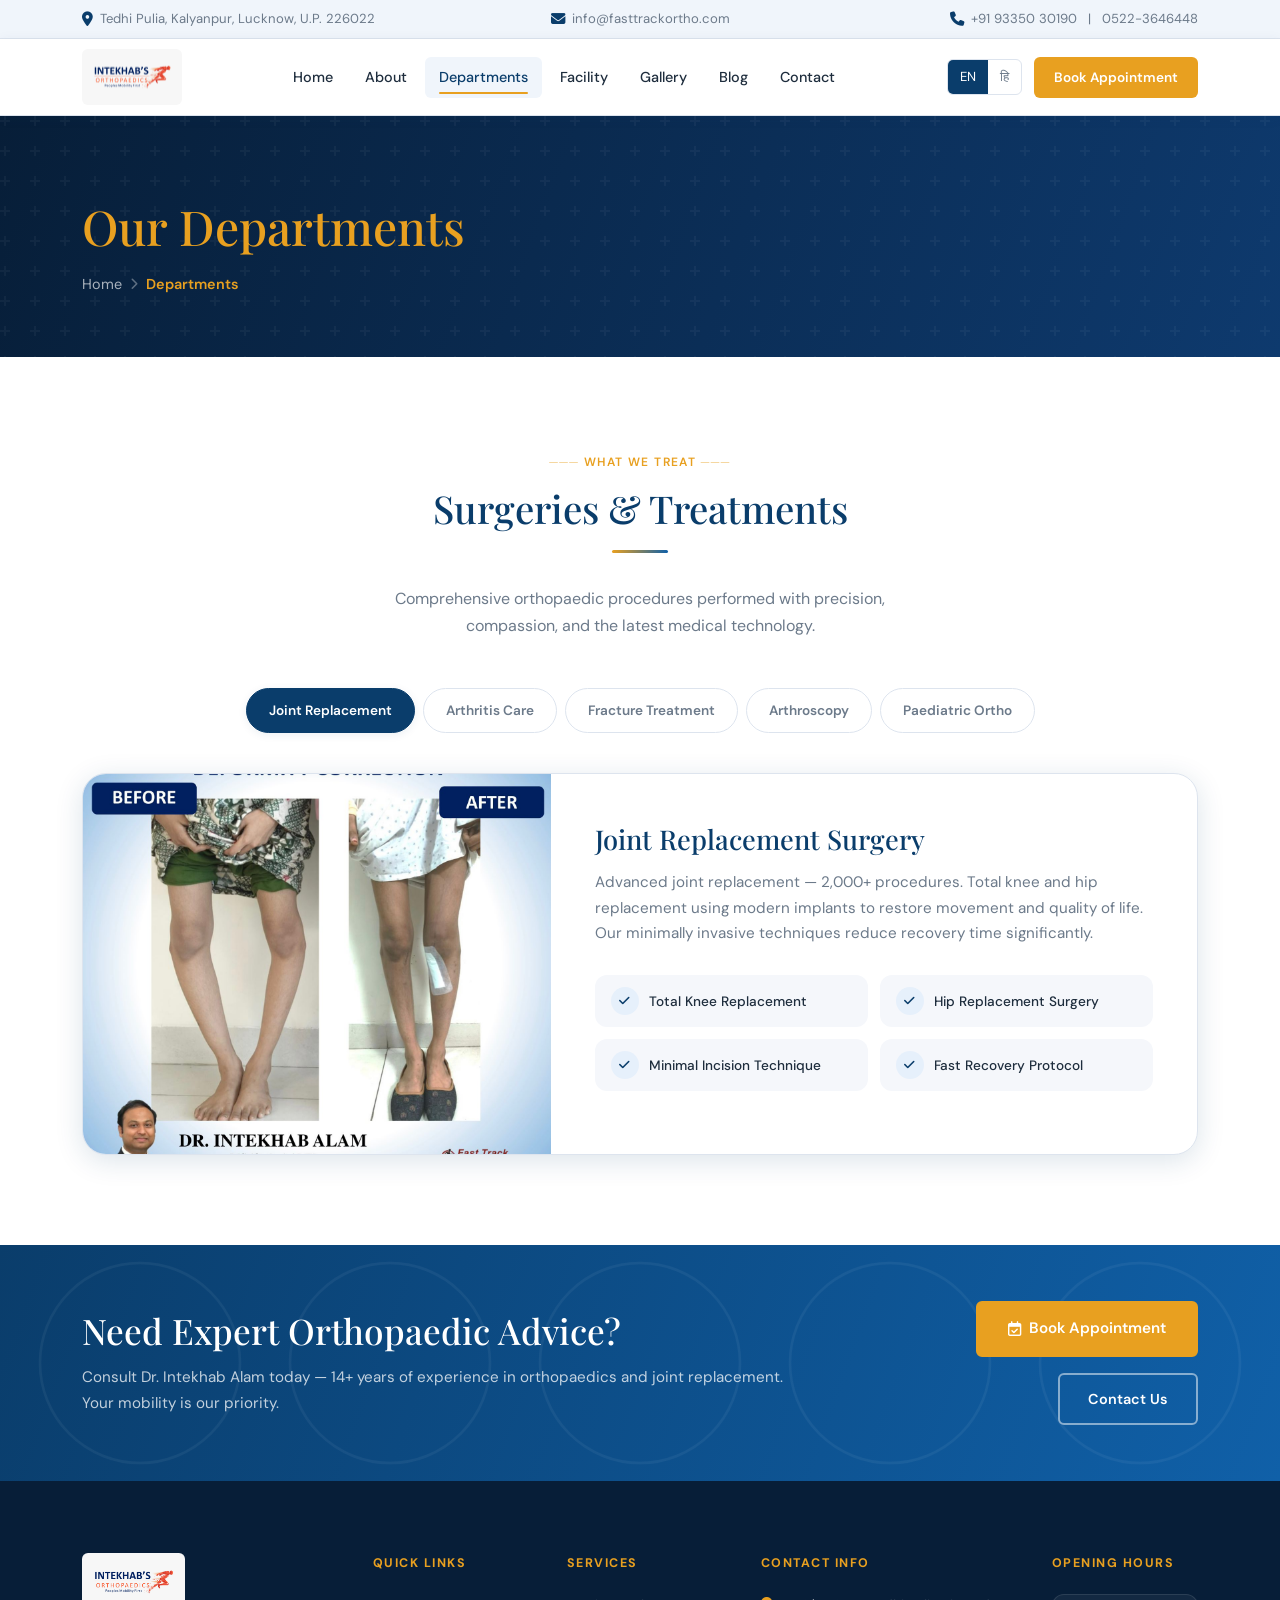
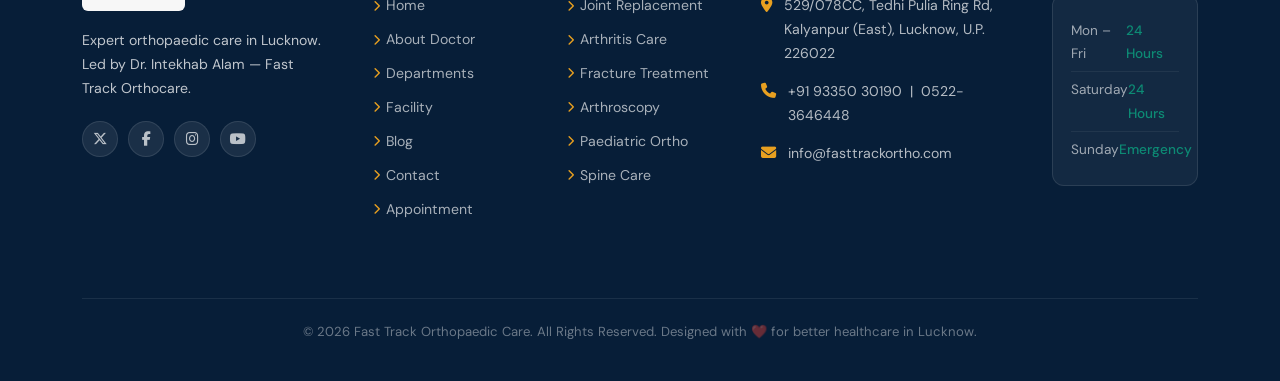
<file: department.html>
<!DOCTYPE html>
<html lang="en">
<!-- ============================================================
     FAST TRACK ORTHOPAEDIC CARE
     Departments Page — Consistent Theme v2.0
     ============================================================ -->
<head>
    <meta charset="UTF-8" />
    <meta name="viewport" content="width=device-width, initial-scale=1.0" />
    <meta name="description" content="Explore orthopaedic departments at Fast Track Orthopaedic Care — Joint Replacement, Arthritis Care, Fracture Treatment, Arthroscopy, Paediatric Orthopaedics." />
    <title>Our Departments | Fast Track Orthopaedic Care</title>

    <!-- FONTS -->
    <link rel="preconnect" href="https://fonts.googleapis.com" />
    <link rel="preconnect" href="https://fonts.gstatic.com" crossorigin />
    <link href="https://fonts.googleapis.com/css2?family=Playfair+Display:wght@500;600;700&family=DM+Sans:wght@300;400;500;600&display=swap" rel="stylesheet" />

    <!-- ICONS -->
    <link rel="stylesheet" href="https://cdnjs.cloudflare.com/ajax/libs/font-awesome/6.5.1/css/all.min.css" />

    <!-- BOOTSTRAP 5 -->
    <link rel="stylesheet" href="https://cdn.jsdelivr.net/npm/bootstrap@5.3.3/dist/css/bootstrap.min.css" />

    <!-- AOS -->
    <link rel="stylesheet" href="https://cdn.jsdelivr.net/npm/aos@2.3.4/dist/aos.css" />

    <style>
        /* ── CSS VARIABLES (identical theme) ─────────────── */
        :root {
            --clr-primary: #0a3d6b;
            --clr-primary-lt: #1060a8;
            --clr-accent: #e8a020;
            --clr-accent-lt: #ffeabc;
            --clr-teal: #0d8a74;
            --clr-bg: #f5f7fb;
            --clr-bg-dark: #071e38;
            --clr-text: #1e2d3d;
            --clr-text-muted: #6c7a8a;
            --clr-white: #ffffff;
            --clr-border: #dde4ee;
            --font-head: 'Playfair Display', Georgia, serif;
            --font-body: 'DM Sans', sans-serif;
            --radius-sm: 6px;
            --radius-md: 12px;
            --radius-lg: 24px;
            --shadow-sm: 0 2px 8px rgba(10, 61, 107, .08);
            --shadow-md: 0 6px 28px rgba(10, 61, 107, .14);
            --shadow-lg: 0 18px 52px rgba(10, 61, 107, .18);
            --transition: 0.3s cubic-bezier(.4, 0, .2, 1);
        }

        *,
        *::before,
        *::after {
            box-sizing: border-box;
            margin: 0;
            padding: 0;
        }
        html {
            scroll-behavior: smooth;
            -webkit-text-size-adjust: 100%;
        }
        body {
            font-family: var(--font-body);
            color: var(--clr-text);
            background: var(--clr-white);
            line-height: 1.7;
            overflow-x: hidden;
        }
        h1,
        h2,
        h3,
        h4,
        h5,
        h6 {
            font-family: var(--font-head);
            color: var(--clr-primary);
            line-height: 1.25;
        }
        a {
            text-decoration: none;
            color: inherit;
            transition: var(--transition);
        }
        img {
            max-width: 100%;
            display: block;
        }
        section {
            overflow: hidden;
        }

        /* ── UTILITIES ───────────────────────────────────── */
        .section-pad {
            padding: 90px 0;
        }
        .section-pad-sm {
            padding: 60px 0;
        }
        .badge-tag {
            display: inline-block;
            font-size: .75rem;
            font-weight: 600;
            letter-spacing: .12em;
            text-transform: uppercase;
            color: var(--clr-accent);
            margin-bottom: 12px;
        }
        .badge-tag::before {
            content: "─── ";
            opacity: .5;
        }
        .badge-tag::after {
            content: " ───";
            opacity: .5;
        }
        .section-title {
            font-size: clamp(1.8rem, 3vw, 2.6rem);
            margin-bottom: 16px;
        }
        .section-sub {
            color: var(--clr-text-muted);
            font-size: 1rem;
            max-width: 560px;
            margin: 0 auto;
        }
        .divider {
            width: 56px;
            height: 3px;
            background: linear-gradient(90deg, var(--clr-accent), var(--clr-primary-lt));
            border-radius: 4px;
            margin: 18px auto 32px;
        }
        .lang-hidden {
            display: none !important;
        }
        .btn-primary-custom {
            display: inline-flex;
            align-items: center;
            gap: 8px;
            padding: 13px 30px;
            background: var(--clr-primary);
            color: var(--clr-white);
            border: 2px solid var(--clr-primary);
            border-radius: var(--radius-sm);
            font-weight: 600;
            font-size: .95rem;
            cursor: pointer;
            transition: var(--transition);
        }
        .btn-primary-custom:hover {
            background: var(--clr-accent);
            border-color: var(--clr-accent);
            color: var(--clr-white);
            transform: translateY(-2px);
            box-shadow: var(--shadow-md);
        }

        /* ── INFO BAR ────────────────────────────────────── */
        .info-bar {
            background: #f0f5fb;
            border-bottom: 1px solid var(--clr-border);
            padding: 8px 0;
            font-size: .82rem;
            color: var(--clr-text-muted);
        }
        .info-bar .info-item {
            display: flex;
            align-items: center;
            gap: 7px;
        }
        .info-bar .info-item i {
            color: var(--clr-primary);
            font-size: .9rem;
        }
        .info-bar a {
            color: var(--clr-text-muted);
        }
        .info-bar a:hover {
            color: var(--clr-primary);
        }

        /* ── NAVBAR ──────────────────────────────────────── */
        .main-navbar {
            background: var(--clr-white);
            border-bottom: 1px solid var(--clr-border);
            padding: 0;
            position: sticky;
            top: 0;
            z-index: 1000;
            box-shadow: 0 2px 12px rgba(10, 61, 107, .07);
            transition: box-shadow var(--transition);
        }
        .main-navbar .navbar-inner {
            display: flex;
            align-items: center;
            justify-content: space-between;
            padding: 10px 0;
            gap: 20px;
        }
        .nav-logo img {
            height: 56px;
            width: auto;
            border-radius: var(--radius-sm);
        }
        .logo-hi {
            display: none;
        }
        .nav-links {
            display: flex;
            list-style: none;
            gap: 4px;
            margin: 0;
            padding: 0;
        }
        .nav-links li a {
            display: block;
            padding: 8px 14px;
            font-size: .9rem;
            font-weight: 500;
            color: var(--clr-text);
            border-radius: var(--radius-sm);
            position: relative;
        }
        .nav-links li a::after {
            content: '';
            position: absolute;
            bottom: 4px;
            left: 14px;
            right: 14px;
            height: 2px;
            background: var(--clr-accent);
            border-radius: 2px;
            transform: scaleX(0);
            transition: var(--transition);
            transform-origin: left;
        }
        .nav-links li a:hover,
        .nav-links li a.active {
            color: var(--clr-primary);
            background: #f0f5fb;
        }
        .nav-links li a:hover::after,
        .nav-links li a.active::after {
            transform: scaleX(1);
        }
        .nav-right {
            display: flex;
            align-items: center;
            gap: 12px;
            flex-shrink: 0;
        }
        .lang-selector {
            display: flex;
            border: 1px solid var(--clr-border);
            border-radius: var(--radius-sm);
            overflow: hidden;
            font-size: .82rem;
            font-weight: 600;
        }
        .lang-btn {
            padding: 6px 12px;
            background: transparent;
            border: none;
            cursor: pointer;
            color: var(--clr-text-muted);
            transition: var(--transition);
        }
        .lang-btn.active,
        .lang-btn:hover {
            background: var(--clr-primary);
            color: var(--clr-white);
        }
        .nav-appt-btn {
            padding: 9px 20px;
            background: var(--clr-accent);
            color: var(--clr-white);
            border: none;
            border-radius: var(--radius-sm);
            font-weight: 600;
            font-size: .85rem;
            cursor: pointer;
            transition: var(--transition);
            white-space: nowrap;
        }
        .nav-appt-btn:hover {
            background: var(--clr-primary);
            transform: translateY(-1px);
        }
        .nav-hamburger {
            display: none;
            background: none;
            border: 1px solid var(--clr-border);
            border-radius: var(--radius-sm);
            padding: 7px 10px;
            cursor: pointer;
            color: var(--clr-primary);
            font-size: 1.1rem;
        }
        .mobile-menu {
            display: none;
            background: var(--clr-white);
            border-top: 1px solid var(--clr-border);
            padding: 16px 0;
        }
        .mobile-menu.open {
            display: block;
        }
        .mobile-menu ul {
            list-style: none;
            padding: 0;
            margin: 0;
        }
        .mobile-menu ul li a {
            display: block;
            padding: 10px 20px;
            font-weight: 500;
            color: var(--clr-text);
            border-bottom: 1px solid var(--clr-border);
        }
        .mobile-menu ul li a:hover {
            background: #f0f5fb;
            color: var(--clr-primary);
        }

        /* ── PAGE HERO (Breadcrumb Banner) ───────────────── */
        .page-hero {
            position: relative;
            background: linear-gradient(110deg, var(--clr-bg-dark) 0%, #0e3a6e 100%);
            padding: 80px 0 60px;
            overflow: hidden;
        }
        .page-hero::before {
            content: '';
            position: absolute;
            inset: 0;
            background: url("data:image/svg+xml,%3Csvg width='60' height='60' viewBox='0 0 60 60' xmlns='http://www.w3.org/2000/svg'%3E%3Cg fill='none' fill-rule='evenodd'%3E%3Cg fill='%23ffffff' fill-opacity='0.04'%3E%3Cpath d='M36 34v-4h-2v4h-4v2h4v4h2v-4h4v-2h-4zm0-30V0h-2v4h-4v2h4v4h2V6h4V4h-4zM6 34v-4H4v4H0v2h4v4h2v-4h4v-2H6zM6 4V0H4v4H0v2h4v4h2V6h4V4H6z'/%3E%3C/g%3E%3C/g%3E%3C/svg%3E");
        }
        .page-hero .container {
            position: relative;
            z-index: 2;
        }
        .page-hero h1 {
            font-size: clamp(2rem, 4vw, 3rem);
            color: var(--clr-white);
            margin-bottom: 16px;
        }
        .page-hero h1 span {
            color: var(--clr-accent);
        }
        .breadcrumb-nav {
            display: flex;
            align-items: center;
            gap: 8px;
            font-size: .9rem;
        }
        .breadcrumb-nav a {
            color: rgba(255, 255, 255, .65);
            transition: var(--transition);
        }
        .breadcrumb-nav a:hover {
            color: var(--clr-accent);
        }
        .breadcrumb-nav .sep {
            color: rgba(255, 255, 255, .35);
            font-size: .75rem;
        }
        .breadcrumb-nav .current {
            color: var(--clr-accent);
            font-weight: 600;
        }

        /* ── DEPARTMENT TABS ─────────────────────────────── */
        .dept-section {
            background: var(--clr-white);
        }
        .dept-tabs {
            display: flex;
            flex-wrap: wrap;
            gap: 8px;
            justify-content: center;
            margin-bottom: 40px;
        }
        .dept-tab-btn {
            padding: 10px 22px;
            background: var(--clr-white);
            border: 1.5px solid var(--clr-border);
            border-radius: 100px;
            font-size: .85rem;
            font-weight: 600;
            color: var(--clr-text-muted);
            cursor: pointer;
            transition: var(--transition);
            font-family: var(--font-body);
        }
        .dept-tab-btn:hover,
        .dept-tab-btn.active {
            background: var(--clr-primary);
            border-color: var(--clr-primary);
            color: var(--clr-white);
            box-shadow: var(--shadow-sm);
        }
        .dept-panel {
            display: none;
            background: var(--clr-white);
            border-radius: var(--radius-lg);
            overflow: hidden;
            box-shadow: var(--shadow-md);
            border: 1px solid var(--clr-border);
        }
        .dept-panel.active {
            display: flex;
        }
        .dept-panel .panel-img {
            width: 42%;
            flex-shrink: 0;
            background-size: cover;
            background-position: center;
            min-height: 380px;
        }
        .dept-panel .panel-body {
            padding: 48px 44px;
            flex: 1;
        }
        .panel-body h3 {
            font-size: 1.7rem;
            margin-bottom: 14px;
        }
        .panel-body>p {
            color: var(--clr-text-muted);
            font-size: .95rem;
            margin-bottom: 28px;
        }
        .panel-points {
            display: grid;
            grid-template-columns: 1fr 1fr;
            gap: 12px;
        }
        .panel-point {
            display: flex;
            align-items: center;
            gap: 10px;
            font-size: .85rem;
            font-weight: 500;
            background: var(--clr-bg);
            padding: 12px 16px;
            border-radius: var(--radius-md);
            transition: var(--transition);
        }
        .panel-point:hover {
            background: #e8f0fb;
            transform: translateX(4px);
        }
        .panel-point i {
            width: 28px;
            height: 28px;
            background: #e6f0fb;
            color: var(--clr-primary);
            border-radius: 50%;
            display: flex;
            align-items: center;
            justify-content: center;
            font-size: .75rem;
            flex-shrink: 0;
        }

        /* ── CTA STRIP ───────────────────────────────────── */
        .cta-strip {
            background: linear-gradient(110deg, var(--clr-primary) 0%, var(--clr-primary-lt) 100%);
            padding: 56px 0;
            position: relative;
            overflow: hidden;
        }
        .cta-strip::before {
            content: '';
            position: absolute;
            inset: 0;
            background: url("data:image/svg+xml,%3Csvg xmlns='http://www.w3.org/2000/svg' width='100' height='100' viewBox='0 0 100 100'%3E%3Ccircle cx='50' cy='50' r='40' stroke='white' stroke-opacity='0.05' stroke-width='1' fill='none'/%3E%3C/svg%3E") center/250px;
        }
        .cta-strip .container {
            position: relative;
            z-index: 2;
        }
        .cta-strip h2 {
            font-size: clamp(1.6rem, 3vw, 2.2rem);
            color: var(--clr-white);
            margin-bottom: 12px;
        }
        .cta-strip p {
            color: rgba(255, 255, 255, .75);
            margin-bottom: 0;
            font-size: .95rem;
        }
        .btn-accent-custom {
            display: inline-flex;
            align-items: center;
            gap: 8px;
            padding: 13px 30px;
            background: var(--clr-accent);
            color: var(--clr-white);
            border: 2px solid var(--clr-accent);
            border-radius: var(--radius-sm);
            font-weight: 600;
            font-size: .95rem;
            cursor: pointer;
            transition: var(--transition);
        }
        .btn-accent-custom:hover {
            background: transparent;
            color: var(--clr-accent);
            transform: translateY(-2px);
        }
        .btn-outline-white {
            display: inline-flex;
            align-items: center;
            gap: 8px;
            padding: 12px 28px;
            background: transparent;
            color: var(--clr-white);
            border: 2px solid rgba(255, 255, 255, .5);
            border-radius: var(--radius-sm);
            font-weight: 600;
            font-size: .9rem;
            transition: var(--transition);
        }
        .btn-outline-white:hover {
            background: var(--clr-white);
            color: var(--clr-primary);
            border-color: var(--clr-white);
        }

        /* ── FOOTER ──────────────────────────────────────── */
        .site-footer {
            background: var(--clr-bg-dark);
            color: rgba(255, 255, 255, .75);
            padding-top: 72px;
        }
        .footer-logo {
            margin-bottom: 18px;
        }
        .footer-logo img {
            height: 58px;
            border-radius: var(--radius-sm);
        }
        .footer-desc {
            font-size: .88rem;
            line-height: 1.7;
            max-width: 300px;
        }
        .footer-social {
            display: flex;
            gap: 10px;
            margin-top: 20px;
        }
        .footer-social a {
            width: 36px;
            height: 36px;
            border-radius: 50%;
            background: rgba(255, 255, 255, .08);
            display: flex;
            align-items: center;
            justify-content: center;
            color: rgba(255, 255, 255, .7);
            font-size: .9rem;
            border: 1px solid rgba(255, 255, 255, .1);
            transition: var(--transition);
        }
        .footer-social a:hover {
            background: var(--clr-accent);
            border-color: var(--clr-accent);
            color: var(--clr-white);
            transform: translateY(-2px);
        }
        .footer-heading {
            font-family: var(--font-body);
            font-size: .78rem;
            font-weight: 700;
            text-transform: uppercase;
            letter-spacing: .12em;
            color: var(--clr-accent);
            margin-bottom: 20px;
        }
        .footer-links {
            list-style: none;
            padding: 0;
        }
        .footer-links li {
            margin-bottom: 10px;
        }
        .footer-links a {
            font-size: .88rem;
            color: rgba(255, 255, 255, .65);
            display: flex;
            align-items: center;
            gap: 6px;
            transition: var(--transition);
        }
        .footer-links a:hover {
            color: var(--clr-accent);
            padding-left: 4px;
        }
        .footer-links a i {
            font-size: .7rem;
            color: var(--clr-accent);
        }
        .footer-contact-item {
            display: flex;
            align-items: flex-start;
            gap: 12px;
            margin-bottom: 14px;
        }
        .footer-contact-item i {
            color: var(--clr-accent);
            font-size: .95rem;
            margin-top: 3px;
            flex-shrink: 0;
        }
        .footer-contact-item span {
            font-size: .88rem;
            color: rgba(255, 255, 255, .7);
        }
        .footer-hours {
            background: rgba(255, 255, 255, .05);
            border: 1px solid rgba(255, 255, 255, .1);
            border-radius: var(--radius-md);
            padding: 18px;
            margin-top: 8px;
        }
        .hours-row {
            display: flex;
            justify-content: space-between;
            font-size: .85rem;
            padding: 6px 0;
            border-bottom: 1px solid rgba(255, 255, 255, .06);
        }
        .hours-row:last-child {
            border-bottom: none;
        }
        .hours-row .day {
            color: rgba(255, 255, 255, .6);
        }
        .hours-row .time {
            color: var(--clr-white);
            font-weight: 500;
        }
        .hours-row .open {
            color: var(--clr-teal);
        }
        .footer-bottom {
            margin-top: 60px;
            padding: 22px 0;
            border-top: 1px solid rgba(255, 255, 255, .08);
            text-align: center;
            font-size: .82rem;
            color: rgba(255, 255, 255, .4);
        }
        .footer-bottom a {
            color: var(--clr-accent);
        }

        /* ── RESPONSIVE ──────────────────────────────────── */
        @media (max-width: 992px) {
            .nav-links {
                display: none;
            }
            .nav-hamburger {
                display: flex;
                align-items: center;
            }
            .dept-panel {
                flex-direction: column;
            }
            .dept-panel .panel-img {
                width: 100%;
                min-height: 240px;
            }
        }
        @media (max-width: 768px) {
            .section-pad {
                padding: 60px 0;
            }
            .section-pad-sm {
                padding: 40px 0;
            }
            .panel-points {
                grid-template-columns: 1fr;
            }
        }
        @media (max-width: 480px) {
            .dept-tab-btn {
                padding: 8px 16px;
                font-size: .78rem;
            }
            .panel-body {
                padding: 28px 20px;
            }
        }
        @keyframes fadeInUp {
            from {
                opacity: 0;
                transform: translateY(24px);
            }
            to {
                opacity: 1;
                transform: translateY(0);
            }
        }
    </style>
</head>

<body>

    <!-- INFO BAR -->
    <div class="info-bar  d-none d-md-block">
        <div class="container">
            <div class="row align-items-center justify-content-between">
                <div class="col-md-4 col-sm-12 mb-1 mb-md-0">
                    <div class="info-item">
                        <i class="fa-solid fa-location-dot"></i>
                        <span class="en">Tedhi Pulia, Kalyanpur, Lucknow, U.P. 226022</span>
                        <span class="hi lang-hidden">टेढ़ी पुलिया, कल्याणपुर, लखनऊ, उ.प्र. 226022</span>
                    </div>
                </div>
                <div class="col-md-4 col-sm-12 mb-1 mb-md-0 text-md-center">
                    <div class="info-item justify-content-md-center">
                        <i class="fa-solid fa-envelope"></i>
                        <a href="mailto:info@fasttrackortho.com">info@fasttrackortho.com</a>
                    </div>
                </div>
                <div class="col-md-4 col-sm-12 text-md-end">
                    <div class="info-item justify-content-md-end">
                        <i class="fa-solid fa-phone"></i>
                        <a href="tel:+919335030190">+91 93350 30190</a> &nbsp;|&nbsp; <a href="tel:05223646448">0522-3646448</a>
                    </div>
                </div>
            </div>
        </div>
    </div>

    <!-- NAVBAR -->
    <nav class="main-navbar" id="mainNav" aria-label="Main Navigation">
        <div class="container">
            <div class="navbar-inner">
                <a href="index.html" class="nav-logo" aria-label="Fast Track Orthopaedic Care — Home">
                    <img src="images/logo/logoint.jpeg" alt="Orthopaedic Care Logo" class="logo-en" />
                    <img src="images/logo/logoint.jpeg" alt="Orthopaedic Care Logo Hindi" class="logo-hi" />
                </a>
                <ul class="nav-links" role="list">
                    <li><a href="index.html"><span class="en">Home</span><span class="hi lang-hidden">होम</span></a></li>
                    <li><a href="about.html"><span class="en">About</span><span class="hi lang-hidden">हमारे बारे में</span></a></li>
                    <li><a href="department.html" class="active"><span class="en">Departments</span><span class="hi lang-hidden">विभाग</span></a></li>
                    <li><a href="pricing.html"><span class="en">Facility</span><span class="hi lang-hidden">सुविधा</span></a></li>
                    <li><a href="gallery.html"><span class="en">Gallery</span><span class="hi lang-hidden">गैलरी</span></a></li>
                    <li><a href="blog.html"><span class="en">Blog</span><span class="hi lang-hidden">ब्लॉग</span></a></li>
                    <li><a href="contact.html"><span class="en">Contact</span><span class="hi lang-hidden">संपर्क</span></a></li>
                </ul>
                <div class="nav-right">
                    <div class="lang-selector" role="group" aria-label="Language Selector">
                        <button class="lang-btn active" id="btn-en" onclick="setLanguage('en')">EN</button>
                        <button class="lang-btn" id="btn-hi" onclick="setLanguage('hi')">हि</button>
                    </div>
                    <a href="appointment.html" class="nav-appt-btn">
                        <span class="en">Book Appointment</span>
                        <span class="hi lang-hidden">अपॉइंटमेंट लें</span>
                    </a>
                    <button class="nav-hamburger" id="hamburgerBtn" aria-expanded="false" aria-controls="mobileMenu" aria-label="Toggle Menu">
                        <i class="fa-solid fa-bars"></i>
                    </button>
                </div>
            </div>
        </div>
        <div class="mobile-menu" id="mobileMenu" role="navigation">
            <ul>
                <li><a href="index.html"><span class="en">Home</span><span class="hi lang-hidden">होम</span></a></li>
                <li><a href="about.html"><span class="en">About</span><span class="hi lang-hidden">हमारे बारे में</span></a></li>
                <li><a href="department.html"><span class="en">Departments</span><span class="hi lang-hidden">विभाग</span></a></li>
                <li><a href="pricing.html"><span class="en">Facility</span><span class="hi lang-hidden">सुविधा</span></a></li>
                <li><a href="blog.html"><span class="en">Blog</span><span class="hi lang-hidden">ब्लॉग</span></a></li>
                <li><a href="contact.html"><span class="en">Contact</span><span class="hi lang-hidden">संपर्क</span></a></li>
            </ul>
        </div>
    </nav>

    <!-- PAGE HERO -->
    <section class="page-hero" aria-label="Department Page Banner">
        <div class="container">
            <div class="row">
                <div class="col-lg-8" data-aos="fade-up">
                    <h1>
                        <span class="en">Our <span>Departments</span></span>
                        <span class="hi lang-hidden">हमारे <span>विभाग</span></span>
                    </h1>
                    <nav class="breadcrumb-nav" aria-label="Breadcrumb">
                        <a href="index.html"><span class="en">Home</span><span class="hi lang-hidden">होम</span></a>
                        <span class="sep"><i class="fa-solid fa-chevron-right"></i></span>
                        <span class="current"><span class="en">Departments</span><span class="hi lang-hidden">विभाग</span></span>
                    </nav>
                </div>
            </div>
        </div>
    </section>

    <!-- DEPARTMENTS / TREATMENT TABS -->
    <section class="dept-section section-pad" id="treatments">
        <div class="container">
            <div class="text-center mb-5" data-aos="fade-up">
                <span class="badge-tag"><span class="en">What We Treat</span><span class="hi lang-hidden">हम क्या इलाज करते हैं</span></span>
                <h2 class="section-title"><span class="en">Surgeries &amp; Treatments</span><span class="hi lang-hidden">सर्जरी और उपचार</span></h2>
                <div class="divider"></div>
                <p class="section-sub"><span class="en">Comprehensive orthopaedic procedures performed with precision, compassion, and the latest medical technology.</span><span class="hi lang-hidden">सटीकता, करुणा और नवीनतम चिकित्सा तकनीक के साथ व्यापक ऑर्थोपेडिक प्रक्रियाएं।</span></p>
            </div>

            <div class="dept-tabs" data-aos="fade-up">
                <button class="dept-tab-btn active" data-tab="dept-1"><span class="en">Joint Replacement</span><span class="hi lang-hidden">जॉइंट रिप्लेसमेंट</span></button>
                <button class="dept-tab-btn" data-tab="dept-2"><span class="en">Arthritis Care</span><span class="hi lang-hidden">गठिया देखभाल</span></button>
                <button class="dept-tab-btn" data-tab="dept-3"><span class="en">Fracture Treatment</span><span class="hi lang-hidden">फ्रैक्चर उपचार</span></button>
                <button class="dept-tab-btn" data-tab="dept-4"><span class="en">Arthroscopy</span><span class="hi lang-hidden">आर्थ्रोस्कोपी</span></button>
                <button class="dept-tab-btn" data-tab="dept-5"><span class="en">Paediatric Ortho</span><span class="hi lang-hidden">बाल ऑर्थोपेडिक</span></button>
            </div>

            <div data-aos="fade-up">
                <!-- Tab 1: Joint Replacement -->
                <div class="dept-panel active" id="dept-1">
                    <div class="panel-img" style="background-image:url('images/department/JointReplacementSurgery.jpeg');"></div>
                    <div class="panel-body">
                        <h3><span class="en">Joint Replacement Surgery</span><span class="hi lang-hidden">जॉइंट रिप्लेसमेंट सर्जरी</span></h3>
                        <p><span class="en">Advanced joint replacement — 2,000+ procedures. Total knee and hip replacement using modern implants to restore movement and quality of life. Our minimally invasive techniques reduce recovery time significantly.</span><span class="hi lang-hidden">2,000+ जॉइंट रिप्लेसमेंट प्रक्रियाएं। आधुनिक इम्प्लांट से गतिशीलता बहाल। न्यूनतम चीरा तकनीक से शीघ्र रिकवरी।</span></p>
                        <div class="panel-points">
                            <div class="panel-point"><i class="fa-solid fa-check"></i><span class="en">Total Knee Replacement</span><span class="hi lang-hidden">टोटल नी रिप्लेसमेंट</span></div>
                            <div class="panel-point"><i class="fa-solid fa-check"></i><span class="en">Hip Replacement Surgery</span><span class="hi lang-hidden">हिप रिप्लेसमेंट सर्जरी</span></div>
                            <div class="panel-point"><i class="fa-solid fa-check"></i><span class="en">Minimal Incision Technique</span><span class="hi lang-hidden">न्यूनतम चीरा तकनीक</span></div>
                            <div class="panel-point"><i class="fa-solid fa-check"></i><span class="en">Fast Recovery Protocol</span><span class="hi lang-hidden">तेज़ रिकवरी प्रोटोकॉल</span></div>
                        </div>
                    </div>
                </div>

                <!-- Tab 2: Arthritis Care -->
                <div class="dept-panel" id="dept-2">
                    <div class="panel-img" style="background-image:url('images/department/ArthritisCare.jpeg');"></div>
                    <div class="panel-body">
                        <h3><span class="en">Arthritis Care &amp; Management</span><span class="hi lang-hidden">गठिया देखभाल और प्रबंधन</span></h3>
                        <p><span class="en">Comprehensive arthritis management through medication, physiotherapy, lifestyle guidance, and minimally invasive procedures to reduce pain and improve joint function. We treat both rheumatoid and osteoarthritis.</span><span class="hi lang-hidden">दवा, फिजियोथेरेपी और न्यूनतम इनवेसिव प्रक्रियाओं के माध्यम से व्यापक उपचार। रूमेटाइड और ऑस्टियोआर्थराइटिस दोनों का इलाज।</span></p>
                        <div class="panel-points">
                            <div class="panel-point"><i class="fa-solid fa-check"></i><span class="en">Rheumatoid Arthritis</span><span class="hi lang-hidden">रूमेटाइड आर्थराइटिस</span></div>
                            <div class="panel-point"><i class="fa-solid fa-check"></i><span class="en">Osteoarthritis Management</span><span class="hi lang-hidden">ऑस्टियोआर्थराइटिस प्रबंधन</span></div>
                            <div class="panel-point"><i class="fa-solid fa-check"></i><span class="en">Joint Injections / PRP</span><span class="hi lang-hidden">जोड़ इंजेक्शन / PRP</span></div>
                            <div class="panel-point"><i class="fa-solid fa-check"></i><span class="en">Physiotherapy Programs</span><span class="hi lang-hidden">फिजियोथेरेपी कार्यक्रम</span></div>
                        </div>
                    </div>
                </div>

                <!-- Tab 3: Fracture Treatment -->
                <div class="dept-panel" id="dept-3">
                    <div class="panel-img" style="background-image:url('images/department/FractureTreatment.jpeg');"></div>
                    <div class="panel-body">
                        <h3><span class="en">Fracture Treatment</span><span class="hi lang-hidden">फ्रैक्चर उपचार</span></h3>
                        <p><span class="en">7,000+ fracture surgeries — from simple bone injuries to complex trauma. Advanced fixation using casting, plating, or nailing for proper healing. Our expertise covers closed, open, and complex fractures with post-operative rehabilitation.</span><span class="hi lang-hidden">7,000+ फ्रैक्चर सर्जरी — सरल से जटिल ट्रॉमा तक। उन्नत फिक्सेशन तकनीकें। सभी प्रकार के फ्रैक्चर का इलाज।</span></p>
                        <div class="panel-points">
                            <div class="panel-point"><i class="fa-solid fa-check"></i><span class="en">Closed &amp; Open Fractures</span><span class="hi lang-hidden">बंद और खुले फ्रैक्चर</span></div>
                            <div class="panel-point"><i class="fa-solid fa-check"></i><span class="en">Surgical Plating / Nailing</span><span class="hi lang-hidden">सर्जिकल प्लेटिंग / नेलिंग</span></div>
                            <div class="panel-point"><i class="fa-solid fa-check"></i><span class="en">Complex Trauma Surgery</span><span class="hi lang-hidden">जटिल ट्रॉमा सर्जरी</span></div>
                            <div class="panel-point"><i class="fa-solid fa-check"></i><span class="en">Post-Fracture Rehab</span><span class="hi lang-hidden">फ्रैक्चर के बाद पुनर्वास</span></div>
                        </div>
                    </div>
                </div>

                <!-- Tab 4: Arthroscopy -->
                <div class="dept-panel" id="dept-4">
                    <div class="panel-img" style="background-image:url('images/department/ArthritisCare.jpeg');"></div>
                    <div class="panel-body">
                        <h3><span class="en">Arthroscopic Ligament Surgery</span><span class="hi lang-hidden">आर्थ्रोस्कोपिक लिगामेंट सर्जरी</span></h3>
                        <p><span class="en">Minimally invasive arthroscopy for joint problems — ACL/PCL reconstruction and meniscus repair using small incisions for faster recovery. Keyhole surgery results in less post-operative pain and quicker return to daily activities.</span><span class="hi lang-hidden">जोड़ों की समस्याओं के लिए न्यूनतम इनवेसिव आर्थ्रोस्कोपी। छोटे चीरे से शीघ्र रिकवरी और कम दर्द।</span></p>
                        <div class="panel-points">
                            <div class="panel-point"><i class="fa-solid fa-check"></i><span class="en">ACL / PCL Reconstruction</span><span class="hi lang-hidden">ACL / PCL पुनर्निर्माण</span></div>
                            <div class="panel-point"><i class="fa-solid fa-check"></i><span class="en">Meniscus Repair</span><span class="hi lang-hidden">मेनिस्कस रिपेयर</span></div>
                            <div class="panel-point"><i class="fa-solid fa-check"></i><span class="en">Shoulder Arthroscopy</span><span class="hi lang-hidden">शोल्डर आर्थ्रोस्कोपी</span></div>
                            <div class="panel-point"><i class="fa-solid fa-check"></i><span class="en">Sports Injury Repair</span><span class="hi lang-hidden">खेल चोट मरम्मत</span></div>
                        </div>
                    </div>
                </div>

                <!-- Tab 5: Paediatric Orthopaedics -->
                <div class="dept-panel" id="dept-5">
                    <div class="panel-img" style="background-image:url('images/department/PaediatricOrthopaedics.jpeg');"></div>
                    <div class="panel-body">
                        <h3><span class="en">Paediatric Orthopaedics</span><span class="hi lang-hidden">बाल ऑर्थोपेडिक</span></h3>
                        <p><span class="en">Specialised care for CTEV (clubfoot), congenital deformities, limb lengthening and growth plate disorders in children. Early intervention is key — we provide compassionate treatment to ensure your child grows up active and healthy.</span><span class="hi lang-hidden">CTEV (क्लबफुट), जन्मजात विकृतियों और ग्रोथ प्लेट विकारों का उपचार। शीघ्र उपचार से बच्चों का बेहतर विकास सुनिश्चित।</span></p>
                        <div class="panel-points">
                            <div class="panel-point"><i class="fa-solid fa-check"></i><span class="en">CTEV / Clubfoot Correction</span><span class="hi lang-hidden">CTEV / क्लबफुट सुधार</span></div>
                            <div class="panel-point"><i class="fa-solid fa-check"></i><span class="en">Congenital Deformities</span><span class="hi lang-hidden">जन्मजात विकृतियां</span></div>
                            <div class="panel-point"><i class="fa-solid fa-check"></i><span class="en">Limb Lengthening</span><span class="hi lang-hidden">अंग लंबाई सुधार</span></div>
                            <div class="panel-point"><i class="fa-solid fa-check"></i><span class="en">Growth Plate Disorders</span><span class="hi lang-hidden">ग्रोथ प्लेट विकार</span></div>
                        </div>
                    </div>
                </div>
            </div>
        </div>
    </section>

    <!-- CTA STRIP -->
    <section class="cta-strip" data-aos="fade-up">
        <div class="container">
            <div class="row align-items-center">
                <div class="col-lg-8 mb-4 mb-lg-0">
                    <h2>
                        <span class="en">Need Expert Orthopaedic Advice?</span>
                        <span class="hi lang-hidden">विशेषज्ञ ऑर्थोपेडिक सलाह चाहिए?</span>
                    </h2>
                    <p>
                        <span class="en">Consult Dr. Intekhab Alam today — 14+ years of experience in orthopaedics and joint replacement. Your mobility is our priority.</span>
                        <span class="hi lang-hidden">14+ वर्षों के ऑर्थोपेडिक अनुभव के साथ आज ही डॉ. इंतेखाब आलम से परामर्श लें।</span>
                    </p>
                </div>
                <div class="col-lg-4 text-lg-end d-flex gap-3 justify-content-lg-end flex-wrap">
                    <a href="appointment.html" class="btn-accent-custom">
                        <i class="fa-regular fa-calendar-check"></i>
                        <span class="en">Book Appointment</span>
                        <span class="hi lang-hidden">अपॉइंटमेंट लें</span>
                    </a>
                    <a href="contact.html" class="btn-outline-white">
                        <span class="en">Contact Us</span>
                        <span class="hi lang-hidden">संपर्क करें</span>
                    </a>
                </div>
            </div>
        </div>
    </section>

    <!-- FOOTER -->
    <footer class="site-footer" id="footer" role="contentinfo">
        <div class="container">
            <div class="row g-4 g-lg-5">
                <div class="col-lg-3 col-md-6">
                    <div class="footer-logo">
                        <img src="images/logo/logoint.jpeg" alt="Fast Track Orthopaedic Care" />
                    </div>
                    <p class="footer-desc">
                        <span class="en">Expert orthopaedic care in Lucknow. Led by Dr. Intekhab Alam — Fast Track Orthocare.</span>
                        <span class="hi lang-hidden">लखनऊ में विशेषज्ञ ऑर्थोपेडिक देखभाल। डॉ. इंतेखाब आलम के नेतृत्व में।</span>
                    </p>
                    <div class="footer-social">
                        <a href="#" aria-label="Twitter"><i class="fa-brands fa-x-twitter"></i></a>
                        <a href="#" aria-label="Facebook"><i class="fa-brands fa-facebook-f"></i></a>
                        <a href="#" aria-label="Instagram"><i class="fa-brands fa-instagram"></i></a>
                        <a href="#" aria-label="YouTube"><i class="fa-brands fa-youtube"></i></a>
                    </div>
                </div>
                <div class="col-lg-2 col-md-6 col-sm-6">
                    <div class="footer-heading"><span class="en">Quick Links</span><span class="hi lang-hidden">त्वरित लिंक</span></div>
                    <ul class="footer-links">
                        <li><a href="index.html"><i class="fa-solid fa-chevron-right"></i><span class="en">Home</span><span class="hi lang-hidden">होम</span></a></li>
                        <li><a href="about.html"><i class="fa-solid fa-chevron-right"></i><span class="en">About Doctor</span><span class="hi lang-hidden">डॉक्टर के बारे में</span></a></li>
                        <li><a href="department.html"><i class="fa-solid fa-chevron-right"></i><span class="en">Departments</span><span class="hi lang-hidden">विभाग</span></a></li>
                        <li><a href="pricing.html"><i class="fa-solid fa-chevron-right"></i><span class="en">Facility</span><span class="hi lang-hidden">सुविधा</span></a></li>
                        <li><a href="blog.html"><i class="fa-solid fa-chevron-right"></i><span class="en">Blog</span><span class="hi lang-hidden">ब्लॉग</span></a></li>
                        <li><a href="contact.html"><i class="fa-solid fa-chevron-right"></i><span class="en">Contact</span><span class="hi lang-hidden">संपर्क</span></a></li>
                        <li><a href="appointment.html"><i class="fa-solid fa-chevron-right"></i><span class="en">Appointment</span><span class="hi lang-hidden">अपॉइंटमेंट</span></a></li>
                    </ul>
                </div>
                <div class="col-lg-2 col-md-6 col-sm-6">
                    <div class="footer-heading"><span class="en">Services</span><span class="hi lang-hidden">सेवाएं</span></div>
                    <ul class="footer-links">
                        <li><a href="department.html"><i class="fa-solid fa-chevron-right"></i><span class="en">Joint Replacement</span><span class="hi lang-hidden">जॉइंट रिप्लेसमेंट</span></a></li>
                        <li><a href="department.html"><i class="fa-solid fa-chevron-right"></i><span class="en">Arthritis Care</span><span class="hi lang-hidden">गठिया देखभाल</span></a></li>
                        <li><a href="department.html"><i class="fa-solid fa-chevron-right"></i><span class="en">Fracture Treatment</span><span class="hi lang-hidden">फ्रैक्चर उपचार</span></a></li>
                        <li><a href="department.html"><i class="fa-solid fa-chevron-right"></i><span class="en">Arthroscopy</span><span class="hi lang-hidden">आर्थ्रोस्कोपी</span></a></li>
                        <li><a href="department.html"><i class="fa-solid fa-chevron-right"></i><span class="en">Paediatric Ortho</span><span class="hi lang-hidden">बाल ऑर्थोपेडिक</span></a></li>
                        <li><a href="department.html"><i class="fa-solid fa-chevron-right"></i><span class="en">Spine Care</span><span class="hi lang-hidden">स्पाइन केयर</span></a></li>
                    </ul>
                </div>
                <div class="col-lg-3 col-md-6">
                    <div class="footer-heading"><span class="en">Contact Info</span><span class="hi lang-hidden">संपर्क जानकारी</span></div>
                    <div class="footer-contact-item">
                        <i class="fa-solid fa-location-dot"></i>
                        <span>529/078CC, Tedhi Pulia Ring Rd, Kalyanpur (East), Lucknow, U.P. 226022</span>
                    </div>
                    <div class="footer-contact-item">
                        <i class="fa-solid fa-phone"></i>
                        <span><a href="tel:+919335030190" style="color:rgba(255,255,255,.7);">+91 93350 30190</a> &nbsp;|&nbsp; <a href="tel:05223646448" style="color:rgba(255,255,255,.7);">0522-3646448</a></span>
                    </div>
                    <div class="footer-contact-item">
                        <i class="fa-solid fa-envelope"></i>
                        <span><a href="mailto:info@fasttrackortho.com" style="color:rgba(255,255,255,.7);">info@fasttrackortho.com</a></span>
                    </div>
                </div>
                <div class="col-lg-2 col-md-6">
                    <div class="footer-heading"><span class="en">Opening Hours</span><span class="hi lang-hidden">खुलने का समय</span></div>
                    <div class="footer-hours">
                        <div class="hours-row"><span class="day"><span class="en">Mon – Fri</span><span class="hi lang-hidden">सोम – शुक्र</span></span><span class="time open"><span class="en">24 Hours</span><span class="hi lang-hidden">24 घंटे</span></span></div>
                        <div class="hours-row"><span class="day"><span class="en">Saturday</span><span class="hi lang-hidden">शनिवार</span></span><span class="time open"><span class="en">24 Hours</span><span class="hi lang-hidden">24 घंटे</span></span></div>
                        <div class="hours-row"><span class="day"><span class="en">Sunday</span><span class="hi lang-hidden">रविवार</span></span><span class="time open"><span class="en">Emergency</span><span class="hi lang-hidden">आपातकालीन</span></span></div>
                    </div>
                </div>
            </div>
            <div class="footer-bottom">
                <p>
                    &copy; <span id="copyrightYear"></span>
                    <span class="en">Fast Track Orthopaedic Care. All Rights Reserved. Designed with</span>
                    <span class="hi lang-hidden">Fast Track Orthopaedic Care. सर्वाधिकार सुरक्षित।</span>
                    ❤️
                    <span class="en">for better healthcare in Lucknow.</span>
                    <span class="hi lang-hidden">लखनऊ में बेहतर स्वास्थ्य सेवा के लिए।</span>
                </p>
            </div>
        </div>
    </footer>

    <!-- SCRIPTS -->
    <script src="https://cdn.jsdelivr.net/npm/bootstrap@5.3.3/dist/js/bootstrap.bundle.min.js">
    </script>
    <script src="https://cdn.jsdelivr.net/npm/aos@2.3.4/dist/aos.js">
    </script>
    <script>
        /* 1. AOS */
        AOS.init({ duration: 700, easing: 'ease-out-quad', once: true, offset: 60 });

        /* 2. LANGUAGE SWITCHER */
        function setLanguage(lang) {
            document.querySelectorAll('.en').forEach(el => el.classList.toggle('lang-hidden', lang !==
                'en'));
            document.querySelectorAll('.hi').forEach(el => el.classList.toggle('lang-hidden', lang !==
                'hi'));
            document.getElementById('btn-en').classList.toggle('active', lang === 'en');
            document.getElementById('btn-hi').classList.toggle('active', lang === 'hi');
            document.documentElement.lang = lang;
            document.querySelector('.logo-en').style.display = lang === 'en' ? 'block' : 'none';
            document.querySelector('.logo-hi').style.display = lang === 'hi' ? 'block' : 'none';
            localStorage.setItem('preferredLang', lang);
        }
        setLanguage(localStorage.getItem('preferredLang') || 'en');

        /* 3. DEPARTMENT TABS */
        document.querySelectorAll('.dept-tab-btn').forEach(btn => {
            btn.addEventListener('click', () => {
                document.querySelectorAll('.dept-tab-btn').forEach(b => b.classList.remove(
                    'active'));
                document.querySelectorAll('.dept-panel').forEach(p => p.classList.remove(
                    'active'));
                btn.classList.add('active');
                document.getElementById(btn.dataset.tab).classList.add('active');
            });
        });

        /* 4. MOBILE HAMBURGER */
        (function() {
            const btn = document.getElementById('hamburgerBtn');
            const menu = document.getElementById('mobileMenu');
            if (!btn || !menu) return;
            btn.addEventListener('click', () => {
                const isOpen = menu.classList.toggle('open');
                btn.setAttribute('aria-expanded', isOpen);
                btn.innerHTML = isOpen ? '<i class="fa-solid fa-xmark"></i>' :
                    '<i class="fa-solid fa-bars"></i>';
            });
            document.addEventListener('click', e => {
                if (!btn.contains(e.target) && !menu.contains(e.target)) {
                    menu.classList.remove('open');
                    btn.setAttribute('aria-expanded', 'false');
                    btn.innerHTML = '<i class="fa-solid fa-bars"></i>';
                }
            });
        })();

        /* 5. STICKY NAV SHADOW */
        (function() {
            const nav = document.getElementById('mainNav');
            window.addEventListener('scroll', () => {
                nav.style.boxShadow = window.scrollY > 60 ?
                    '0 4px 20px rgba(10,61,107,.15)' :
                    '0 2px 12px rgba(10,61,107,.07)';
            }, { passive: true });
        })();

        /* 6. COPYRIGHT YEAR */
        document.getElementById('copyrightYear').textContent = new Date().getFullYear();
    </script>
</body>
</html>
</file>
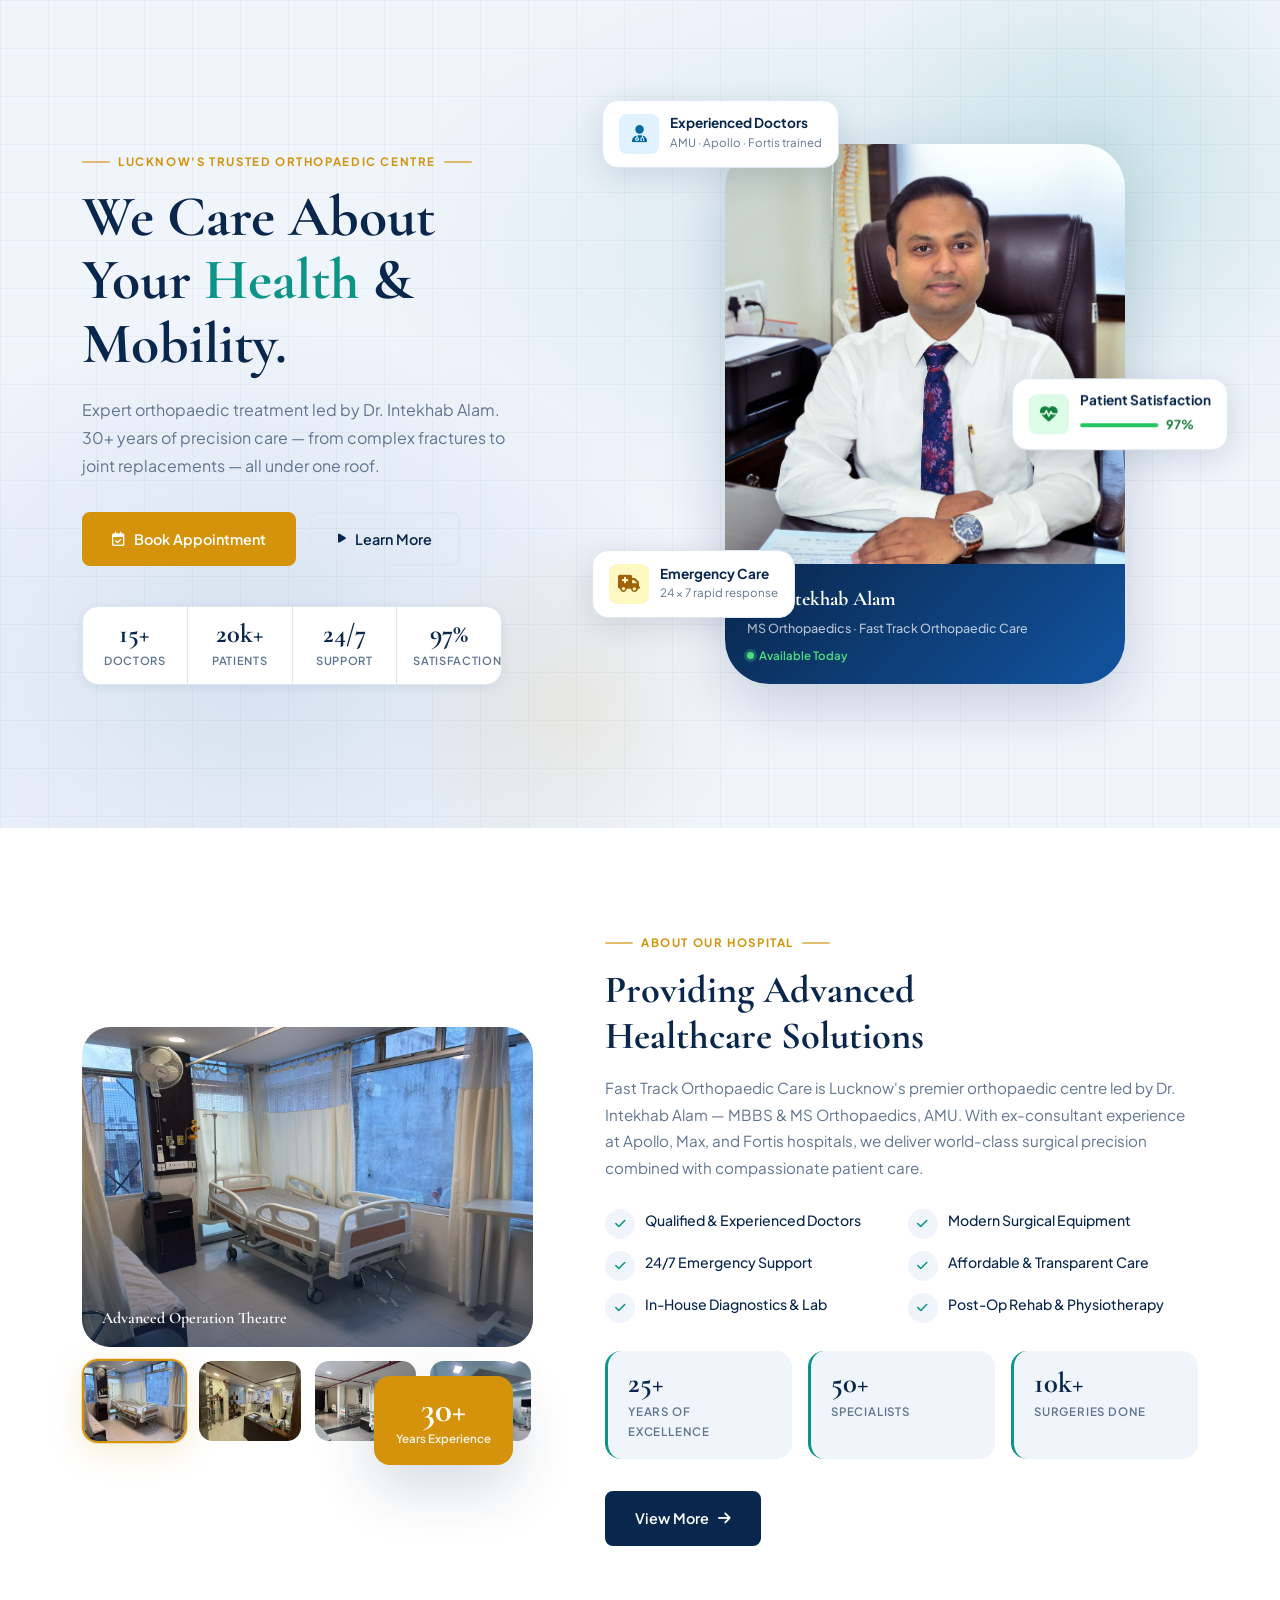
<file: hospital-sections.html>
<!doctype html>
<html lang="en">
<head>
  <meta charset="UTF-8" />
  <meta name="viewport" content="width=device-width, initial-scale=1.0" />
  <title>Fast Track Orthopaedic Care — Hero & About</title>

  <link rel="preconnect" href="https://fonts.googleapis.com" />
  <link rel="preconnect" href="https://fonts.gstatic.com" crossorigin />
  <link href="https://fonts.googleapis.com/css2?family=Cormorant+Garamond:wght@400;500;600;700&family=Plus+Jakarta+Sans:wght@300;400;500;600;700&display=swap" rel="stylesheet" />
  <link rel="stylesheet" href="https://cdnjs.cloudflare.com/ajax/libs/font-awesome/6.5.1/css/all.min.css" />
  <link rel="stylesheet" href="https://cdn.jsdelivr.net/npm/bootstrap@5.3.3/dist/css/bootstrap.min.css" />

  <style>
    /* ═══════════════════════════════════════════
       TOKENS
    ═══════════════════════════════════════════ */
    :root {
      --navy:      #09274d;
      --navy-lt:   #1254a0;
      --teal:      #0d9488;
      --gold:      #d4930a;
      --gold-lt:   #fdf3dc;
      --slate:     #f0f4fb;
      --muted:     #607590;
      --white:     #ffffff;
      --border:    #dde6f3;

      --font-head: 'Cormorant Garamond', Georgia, serif;
      --font-body: 'Plus Jakarta Sans', sans-serif;

      --r-sm: 8px;
      --r-md: 16px;
      --r-lg: 28px;
      --r-xl: 44px;

      --sh-sm:  0 2px 10px rgba(9,39,77,.08);
      --sh-md:  0 8px 32px rgba(9,39,77,.13);
      --sh-lg:  0 20px 60px rgba(9,39,77,.18);
      --sh-glow:0 0 0 1px rgba(212,147,10,.25), 0 8px 32px rgba(212,147,10,.18);

      --ease: cubic-bezier(.4,0,.2,1);
      --t: .32s var(--ease);
    }

    *, *::before, *::after { box-sizing: border-box; margin: 0; padding: 0; }
    html { scroll-behavior: smooth; }
    body { font-family: var(--font-body); color: var(--navy); background: var(--white); line-height: 1.7; overflow-x: hidden; }
    h1,h2,h3,h4,h5,h6 { font-family: var(--font-head); line-height: 1.2; }
    img { display: block; max-width: 100%; }
    a { text-decoration: none; color: inherit; }

    /* ═══════════════════════════════════════════
       UTILITIES
    ═══════════════════════════════════════════ */
    .eyebrow {
      display: inline-flex; align-items: center; gap: 8px;
      font-family: var(--font-body); font-size: .72rem; font-weight: 700;
      letter-spacing: .14em; text-transform: uppercase; color: var(--gold);
      margin-bottom: 14px;
    }
    .eyebrow::before, .eyebrow::after {
      content: ''; display: block; width: 28px; height: 2px;
      background: var(--gold); border-radius: 2px; opacity: .6;
    }

    .btn-navy {
      display: inline-flex; align-items: center; gap: 9px;
      padding: 13px 28px; background: var(--navy); color: var(--white);
      border: 2px solid var(--navy); border-radius: var(--r-sm);
      font-family: var(--font-body); font-size: .9rem; font-weight: 600;
      cursor: pointer; transition: var(--t);
    }
    .btn-navy:hover {
      background: var(--navy-lt); border-color: var(--navy-lt);
      transform: translateY(-2px); box-shadow: var(--sh-md);
    }
    .btn-outline {
      display: inline-flex; align-items: center; gap: 9px;
      padding: 11px 26px; background: transparent; color: var(--navy);
      border: 2px solid var(--border); border-radius: var(--r-sm);
      font-family: var(--font-body); font-size: .9rem; font-weight: 600;
      cursor: pointer; transition: var(--t);
    }
    .btn-outline:hover {
      border-color: var(--navy); background: var(--slate);
      transform: translateY(-2px);
    }
    .btn-gold {
      display: inline-flex; align-items: center; gap: 9px;
      padding: 13px 28px; background: var(--gold); color: var(--white);
      border: 2px solid var(--gold); border-radius: var(--r-sm);
      font-family: var(--font-body); font-size: .9rem; font-weight: 600;
      cursor: pointer; transition: var(--t);
    }
    .btn-gold:hover {
      background: #b87c06; border-color: #b87c06;
      transform: translateY(-2px); box-shadow: var(--sh-glow);
    }

    /* ═══════════════════════════════════════════
       HERO
    ═══════════════════════════════════════════ */
    .hero {
      min-height: 92vh;
      background: var(--slate);
      position: relative;
      overflow: hidden;
      display: flex; align-items: center;
    }

    /* Decorative blobs */
    .hero::before {
      content: '';
      position: absolute; inset: 0;
      background:
        radial-gradient(ellipse 60% 50% at 70% 30%, rgba(13,148,136,.10) 0%, transparent 70%),
        radial-gradient(ellipse 50% 60% at 20% 80%, rgba(18,84,160,.12) 0%, transparent 70%);
      pointer-events: none;
    }
    .hero-grid-lines {
      position: absolute; inset: 0; pointer-events: none;
      background-image:
        linear-gradient(rgba(9,39,77,.035) 1px, transparent 1px),
        linear-gradient(90deg, rgba(9,39,77,.035) 1px, transparent 1px);
      background-size: 48px 48px;
    }
    .hero-blob-1 {
      position: absolute; top: -120px; right: -80px;
      width: 520px; height: 520px; border-radius: 50%;
      background: radial-gradient(circle, rgba(13,148,136,.12), transparent 70%);
      pointer-events: none; animation: float1 8s ease-in-out infinite;
    }
    .hero-blob-2 {
      position: absolute; bottom: -60px; left: 30%;
      width: 360px; height: 360px; border-radius: 50%;
      background: radial-gradient(circle, rgba(212,147,10,.09), transparent 70%);
      pointer-events: none; animation: float2 11s ease-in-out infinite;
    }
    @keyframes float1 { 0%,100%{transform:translateY(0) scale(1)} 50%{transform:translateY(-30px) scale(1.06)} }
    @keyframes float2 { 0%,100%{transform:translateY(0)} 50%{transform:translateY(20px)} }

    /* Left column */
    .hero-left {
      position: relative; z-index: 2;
      animation: fadeUp .8s var(--ease) both;
    }
    @keyframes fadeUp { from{opacity:0;transform:translateY(28px)} to{opacity:1;transform:none} }

    .hero-title {
      font-size: clamp(2.6rem, 4.5vw, 4rem);
      font-weight: 700; color: var(--navy);
      margin-bottom: 20px; line-height: 1.1;
    }
    .hero-title .accent { color: var(--teal); }
    .hero-title .line2 { display: block; }

    .hero-desc {
      color: var(--muted); font-size: 1rem; max-width: 440px;
      margin-bottom: 32px; line-height: 1.75;
    }

    .hero-actions { display: flex; gap: 14px; flex-wrap: wrap; margin-bottom: 40px; }

    /* Trust badges */
    .trust-strip {
      display: flex; gap: 0; flex-wrap: wrap;
      border: 1.5px solid var(--border); border-radius: var(--r-md);
      overflow: hidden; background: var(--white);
      box-shadow: var(--sh-sm); max-width: 420px;
    }
    .trust-item {
      flex: 1; min-width: 100px;
      padding: 14px 16px;
      border-right: 1.5px solid var(--border);
      text-align: center;
    }
    .trust-item:last-child { border-right: none; }
    .trust-num {
      font-family: var(--font-head); font-size: 1.65rem; font-weight: 700;
      color: var(--navy); line-height: 1;
    }
    .trust-lbl {
      font-size: .7rem; font-weight: 600; color: var(--muted);
      text-transform: uppercase; letter-spacing: .06em; margin-top: 3px;
    }

    /* Right column */
    .hero-right {
      position: relative; z-index: 2;
      animation: fadeUp .8s var(--ease) .25s both;
    }

    /* Doctor card */
    .doctor-card {
      position: relative;
      background: var(--white);
      border-radius: var(--r-xl);
      box-shadow: var(--sh-lg);
      overflow: hidden;
      max-width: 400px; margin: 0 auto;
    }
    .doctor-card-img {
      width: 100%; height: 420px; object-fit: cover;
      object-position: top center;
      display: block;
      transition: transform .6s var(--ease);
    }
    .doctor-card:hover .doctor-card-img { transform: scale(1.04); }
    .doctor-card-footer {
      padding: 18px 22px;
      background: linear-gradient(135deg, var(--navy) 0%, var(--navy-lt) 100%);
    }
    .doctor-card-name {
      font-family: var(--font-head); font-size: 1.25rem;
      font-weight: 700; color: var(--white);
    }
    .doctor-card-spec {
      font-size: .78rem; color: rgba(255,255,255,.7);
      font-weight: 500; margin-top: 2px;
    }
    .doctor-avail {
      display: inline-flex; align-items: center; gap: 5px;
      margin-top: 6px; font-size: .72rem; font-weight: 600;
      color: #4ade80;
    }
    .doctor-avail::before {
      content: ''; width: 7px; height: 7px; border-radius: 50%;
      background: #4ade80;
      box-shadow: 0 0 0 3px rgba(74,222,128,.25);
      animation: pulse 2s infinite;
    }
    @keyframes pulse { 0%,100%{box-shadow:0 0 0 3px rgba(74,222,128,.25)} 50%{box-shadow:0 0 0 6px rgba(74,222,128,.08)} }

    /* Floating info cards */
    .float-card {
      position: absolute;
      background: var(--white);
      border-radius: var(--r-md);
      padding: 13px 16px;
      box-shadow: var(--sh-md);
      display: flex; align-items: center; gap: 11px;
      border: 1.5px solid var(--border);
      backdrop-filter: blur(8px);
      animation: floatCard 5s ease-in-out infinite;
      z-index: 10;
    }
    @keyframes floatCard { 0%,100%{transform:translateY(0)} 50%{transform:translateY(-8px)} }
    .float-card-icon {
      width: 40px; height: 40px; border-radius: var(--r-sm);
      display: flex; align-items: center; justify-content: center;
      font-size: 1.1rem; flex-shrink: 0;
    }
    .float-card-title { font-size: .85rem; font-weight: 700; color: var(--navy); line-height: 1.2; }
    .float-card-sub { font-size: .72rem; color: var(--muted); margin-top: 1px; }

    .float-exp {
      top: -20px; left: -50px;
      animation-delay: 0s;
    }
    .float-exp .float-card-icon { background: #e0f2fe; color: #0369a1; }

    .float-emer {
      bottom: 90px; left: -60px;
      animation-delay: 1.5s;
    }
    .float-emer .float-card-icon { background: #fef9c3; color: #a16207; }

    .float-sat {
      top: 50%; right: -30px; transform: translateY(-50%);
      animation-delay: .8s;
    }
    .float-sat .float-card-icon { background: #dcfce7; color: #15803d; }

    .sat-bar { display: flex; align-items: center; gap: 6px; margin-top: 6px; }
    .sat-bar-track {
      width: 80px; height: 4px; background: var(--border);
      border-radius: 4px; overflow: hidden;
    }
    .sat-bar-fill {
      height: 100%; background: #22c55e; border-radius: 4px;
      width: 0; transition: width 1.6s var(--ease);
    }
    .sat-bar-fill.loaded { width: 97%; }
    .sat-pct { font-size: .78rem; font-weight: 700; color: #15803d; }

    /* ═══════════════════════════════════════════
       ABOUT
    ═══════════════════════════════════════════ */
    .about { padding: 96px 0; background: var(--white); }

    /* Image gallery */
    .gallery-wrap {
      display: grid;
      grid-template-rows: auto auto;
      gap: 12px;
      max-width: 520px;
    }
    .gallery-main {
      position: relative; border-radius: var(--r-lg); overflow: hidden;
      height: 320px; background: #dde6f3;
    }
    .gallery-main img {
      width: 100%; height: 100%; object-fit: cover;
      transition: opacity .4s var(--ease), transform .5s var(--ease);
    }
    .gallery-main img.fading { opacity: 0; transform: scale(1.04); }
    .gallery-main-overlay {
      position: absolute; inset: 0;
      background: linear-gradient(to top, rgba(9,39,77,.55) 0%, transparent 55%);
      display: flex; align-items: flex-end; padding: 18px 20px;
    }
    .gallery-main-tag {
      font-family: var(--font-head); font-size: 1rem; font-weight: 600;
      color: var(--white); line-height: 1.3;
    }
    .gallery-thumbs {
      display: grid; grid-template-columns: repeat(4,1fr); gap: 10px;
    }
    .gallery-thumb {
      border-radius: var(--r-md); overflow: hidden;
      height: 84px; cursor: pointer;
      border: 2.5px solid transparent;
      transition: border-color var(--t), transform var(--t), box-shadow var(--t);
    }
    .gallery-thumb img { width: 100%; height: 100%; object-fit: cover; display: block; }
    .gallery-thumb:hover { transform: translateY(-3px); box-shadow: var(--sh-md); }
    .gallery-thumb.active { border-color: var(--gold); box-shadow: var(--sh-glow); }

    /* Badge overlapping the gallery */
    .gallery-badge {
      position: absolute; bottom: -22px; right: 20px;
      background: var(--gold); color: var(--white);
      padding: 16px 22px; border-radius: var(--r-md);
      text-align: center; box-shadow: var(--sh-lg); z-index: 5;
    }
    .gallery-badge .num {
      font-family: var(--font-head); font-size: 2.2rem;
      font-weight: 700; line-height: 1;
    }
    .gallery-badge .lbl { font-size: .72rem; font-weight: 600; opacity: .9; margin-top: 2px; }

    /* Right side */
    .about-right { padding-left: 48px; }

    .about-heading {
      font-size: clamp(1.9rem, 3vw, 2.8rem);
      font-weight: 700; color: var(--navy); margin-bottom: 16px;
    }
    .about-desc { color: var(--muted); font-size: .95rem; margin-bottom: 28px; line-height: 1.75; }

    .feature-list { list-style: none; padding: 0; margin-bottom: 28px; display: grid; grid-template-columns: 1fr 1fr; gap: 12px; }
    .feature-list li {
      display: flex; align-items: flex-start; gap: 10px;
      font-size: .88rem; font-weight: 500; color: var(--navy);
    }
    .feature-list li .fi {
      width: 30px; height: 30px; border-radius: 50%;
      background: var(--slate); display: flex; align-items: center;
      justify-content: center; font-size: .75rem; color: var(--teal);
      flex-shrink: 0; transition: var(--t);
    }
    .feature-list li:hover .fi { background: var(--teal); color: var(--white); }

    .about-stats {
      display: flex; gap: 16px; margin-bottom: 32px; flex-wrap: wrap;
    }
    .about-stat-card {
      flex: 1; min-width: 120px;
      background: var(--slate); border-radius: var(--r-md);
      padding: 18px 20px;
      border-left: 3px solid var(--teal);
      transition: var(--t);
    }
    .about-stat-card:hover { background: #e0f2f0; transform: translateY(-2px); }
    .about-stat-card .snum {
      font-family: var(--font-head); font-size: 1.8rem;
      font-weight: 700; color: var(--navy); line-height: 1;
    }
    .about-stat-card .slbl { font-size: .72rem; font-weight: 600; color: var(--muted); text-transform: uppercase; letter-spacing: .07em; margin-top: 4px; }

    /* ═══════════════════════════════════════════
       RESPONSIVE
    ═══════════════════════════════════════════ */
    @media (max-width: 991px) {
      .float-exp { left: -10px; top: -12px; }
      .float-emer { left: -10px; }
      .float-sat { right: -10px; }
      .about-right { padding-left: 0; margin-top: 56px; }
    }
    @media (max-width: 767px) {
      .hero { min-height: auto; padding: 72px 0 56px; }
      .doctor-card { max-width: 320px; }
      .doctor-card-img { height: 320px; }
      .float-exp, .float-emer { display: none; }
      .float-sat { right: 0; top: 14px; bottom: auto; transform: none; }
      .feature-list { grid-template-columns: 1fr; }
      .gallery-thumbs { grid-template-columns: repeat(4,1fr); gap: 7px; }
      .gallery-main { height: 230px; }
    }
    @media (max-width: 480px) {
      .hero-title { font-size: 2.1rem; }
      .trust-strip { flex-direction: row; }
      .trust-item { border-bottom: none; }
    }
  </style>
</head>
<body>

<!-- ═══════════════════════════════════════════
     HERO SECTION
═══════════════════════════════════════════ -->
<section class="hero">
  <div class="hero-grid-lines"></div>
  <div class="hero-blob-1"></div>
  <div class="hero-blob-2"></div>

  <div class="container py-5">
    <div class="row align-items-center gy-5">

      <!-- LEFT -->
      <div class="col-lg-6 hero-left">
        <div class="eyebrow">Lucknow's Trusted Orthopaedic Centre</div>

        <h1 class="hero-title">
          We Care About
          <span class="line2">Your <span class="accent">Health</span> &amp;</span>
          <span class="line2">Mobility.</span>
        </h1>

        <p class="hero-desc">
          Expert orthopaedic treatment led by Dr. Intekhab Alam. 30+ years of precision care — from complex fractures to joint replacements — all under one roof.
        </p>

        <div class="hero-actions">
          <a href="appointment.html" class="btn-gold">
            <i class="fa-regular fa-calendar-check"></i> Book Appointment
          </a>
          <a href="about.html" class="btn-outline">
            <i class="fa-solid fa-play" style="font-size:.65rem"></i> Learn More
          </a>
        </div>

        <div class="trust-strip">
          <div class="trust-item">
            <div class="trust-num">15+</div>
            <div class="trust-lbl">Doctors</div>
          </div>
          <div class="trust-item">
            <div class="trust-num">20k+</div>
            <div class="trust-lbl">Patients</div>
          </div>
          <div class="trust-item">
            <div class="trust-num">24/7</div>
            <div class="trust-lbl">Support</div>
          </div>
          <div class="trust-item">
            <div class="trust-num">97%</div>
            <div class="trust-lbl">Satisfaction</div>
          </div>
        </div>
      </div>

      <!-- RIGHT -->
      <div class="col-lg-6 hero-right">
        <div style="position:relative; padding: 24px 60px 24px 60px;">

          <!-- Floating: Experience -->
          <div class="float-card float-exp">
            <div class="float-card-icon"><i class="fa-solid fa-user-doctor"></i></div>
            <div>
              <div class="float-card-title">Experienced Doctors</div>
              <div class="float-card-sub">AMU · Apollo · Fortis trained</div>
            </div>
          </div>

          <!-- Doctor card -->
          <div class="doctor-card">
            <!-- Using a placeholder gradient in place of actual image -->
            <div style="width:100%;height:420px;background:linear-gradient(160deg,#cde4f9 0%,#a8d4f5 40%,#89bfef 100%);display:flex;align-items:center;justify-content:center;">
              <img src="images/doctor/intekhabalam.jpg"
                   alt="Dr. Intekhab Alam"
                   class="doctor-card-img"
                   onerror="this.style.display='none';this.parentNode.querySelector('.doc-placeholder').style.display='flex'"
              />
              <div class="doc-placeholder" style="display:none;width:100%;height:100%;align-items:center;justify-content:center;flex-direction:column;gap:12px;">
                <i class="fa-solid fa-user-doctor" style="font-size:4rem;color:var(--navy-lt);opacity:.5;"></i>
                <span style="font-family:var(--font-head);font-size:1.1rem;color:var(--navy);opacity:.6;">Dr. Intekhab Alam</span>
              </div>
            </div>
            <div class="doctor-card-footer">
              <div class="doctor-card-name">Dr. Intekhab Alam</div>
              <div class="doctor-card-spec">MS Orthopaedics · Fast Track Orthopaedic Care</div>
              <div class="doctor-avail">Available Today</div>
            </div>
          </div>

          <!-- Floating: Emergency -->
          <div class="float-card float-emer">
            <div class="float-card-icon"><i class="fa-solid fa-truck-medical"></i></div>
            <div>
              <div class="float-card-title">Emergency Care</div>
              <div class="float-card-sub">24 × 7 rapid response</div>
            </div>
          </div>

          <!-- Floating: Satisfaction -->
          <div class="float-card float-sat">
            <div class="float-card-icon"><i class="fa-solid fa-heart-pulse"></i></div>
            <div>
              <div class="float-card-title">Patient Satisfaction</div>
              <div class="sat-bar">
                <div class="sat-bar-track">
                  <div class="sat-bar-fill" id="satFill"></div>
                </div>
                <div class="sat-pct">97%</div>
              </div>
            </div>
          </div>

        </div>
      </div>
    </div>
  </div>
</section>


<!-- ═══════════════════════════════════════════
     ABOUT SECTION
═══════════════════════════════════════════ -->
<section class="about">
  <div class="container">
    <div class="row align-items-center gy-5">

      <!-- LEFT: Gallery -->
      <div class="col-lg-5">
        <div class="gallery-wrap" style="position:relative">

          <!-- Main image -->
          <div class="gallery-main">
            <img id="galleryMain"
              src="images/facilty/facilty (3).jpeg"
              alt="Hospital facility"
              onerror="this.src='[data-uri]'"/>
            <div class="gallery-main-overlay">
              <span class="gallery-main-tag" id="galleryTag">Advanced Operation Theatre</span>
            </div>
          </div>

          <!-- Thumbnails -->
          <div class="gallery-thumbs">
            <div class="gallery-thumb active" data-src="images/facilty/facilty (3).jpeg" data-tag="Advanced Operation Theatre" onclick="switchGallery(this)">
              <img src="images/facilty/facilty (3).jpeg" alt="OT"
                onerror="this.src='[data-uri]'"/>
            </div>
            <div class="gallery-thumb" data-src="images/facilty/facilty (1).jpeg" data-tag="100 Beds Facility" onclick="switchGallery(this)">
              <img src="images/facilty/facilty (1).jpeg" alt="Beds"
                onerror="this.src='[data-uri]'"/>
            </div>
            <div class="gallery-thumb" data-src="images/facilty/facilty (4).jpeg" data-tag="In-House Diagnostic Lab" onclick="switchGallery(this)">
              <img src="images/facilty/facilty (4).jpeg" alt="Lab"
                onerror="this.src='[data-uri]'"/>
            </div>
            <div class="gallery-thumb" data-src="images/facilty/facilty (5).jpeg" data-tag="Physiotherapy & Rehab Unit" onclick="switchGallery(this)">
              <img src="images/facilty/facilty (5).jpeg" alt="Physio"
                onerror="this.src='[data-uri]'"/>
            </div>
          </div>

          <!-- Gold badge -->
          <div class="gallery-badge">
            <div class="num">30+</div>
            <div class="lbl">Years Experience</div>
          </div>

        </div>
      </div>

      <!-- RIGHT: Content -->
      <div class="col-lg-7">
        <div class="about-right">
          <div class="eyebrow">About Our Hospital</div>
          <h2 class="about-heading">
            Providing Advanced<br/>Healthcare Solutions
          </h2>
          <p class="about-desc">
            Fast Track Orthopaedic Care is Lucknow's premier orthopaedic centre led by Dr. Intekhab Alam — MBBS &amp; MS Orthopaedics, AMU. With ex-consultant experience at Apollo, Max, and Fortis hospitals, we deliver world-class surgical precision combined with compassionate patient care.
          </p>

          <ul class="feature-list">
            <li>
              <span class="fi"><i class="fa-solid fa-check"></i></span>
              <span>Qualified &amp; Experienced Doctors</span>
            </li>
            <li>
              <span class="fi"><i class="fa-solid fa-check"></i></span>
              <span>Modern Surgical Equipment</span>
            </li>
            <li>
              <span class="fi"><i class="fa-solid fa-check"></i></span>
              <span>24/7 Emergency Support</span>
            </li>
            <li>
              <span class="fi"><i class="fa-solid fa-check"></i></span>
              <span>Affordable &amp; Transparent Care</span>
            </li>
            <li>
              <span class="fi"><i class="fa-solid fa-check"></i></span>
              <span>In-House Diagnostics &amp; Lab</span>
            </li>
            <li>
              <span class="fi"><i class="fa-solid fa-check"></i></span>
              <span>Post-Op Rehab &amp; Physiotherapy</span>
            </li>
          </ul>

          <div class="about-stats">
            <div class="about-stat-card">
              <div class="snum">25+</div>
              <div class="slbl">Years of Excellence</div>
            </div>
            <div class="about-stat-card">
              <div class="snum">50+</div>
              <div class="slbl">Specialists</div>
            </div>
            <div class="about-stat-card">
              <div class="snum">10k+</div>
              <div class="slbl">Surgeries Done</div>
            </div>
          </div>

          <a href="about.html" class="btn-navy">
            View More <i class="fa-solid fa-arrow-right"></i>
          </a>
        </div>
      </div>

    </div>
  </div>
</section>


<!-- ═══════════════════════════════════════════
     SCRIPTS
═══════════════════════════════════════════ -->
<script src="https://cdn.jsdelivr.net/npm/bootstrap@5.3.3/dist/js/bootstrap.bundle.min.js"></script>
<script>
/* ── Satisfaction bar on load ── */
window.addEventListener('load', () => {
  setTimeout(() => {
    const fill = document.getElementById('satFill');
    if (fill) fill.classList.add('loaded');
  }, 600);
});

/* ── Gallery switcher ── */
function switchGallery(thumb) {
  const src = thumb.dataset.src;
  const tag = thumb.dataset.tag;
  const mainImg = document.getElementById('galleryMain');
  const mainTag = document.getElementById('galleryTag');

  // Mark active thumb
  document.querySelectorAll('.gallery-thumb').forEach(t => t.classList.remove('active'));
  thumb.classList.add('active');

  // Fade out → swap → fade in
  mainImg.classList.add('fading');
  setTimeout(() => {
    mainImg.src = src;
    mainImg.onerror = function() {
      this.src = '[data-uri]';
    };
    mainTag.textContent = tag;
    mainImg.classList.remove('fading');
  }, 300);
}
</script>

</body>
</html>
</file>
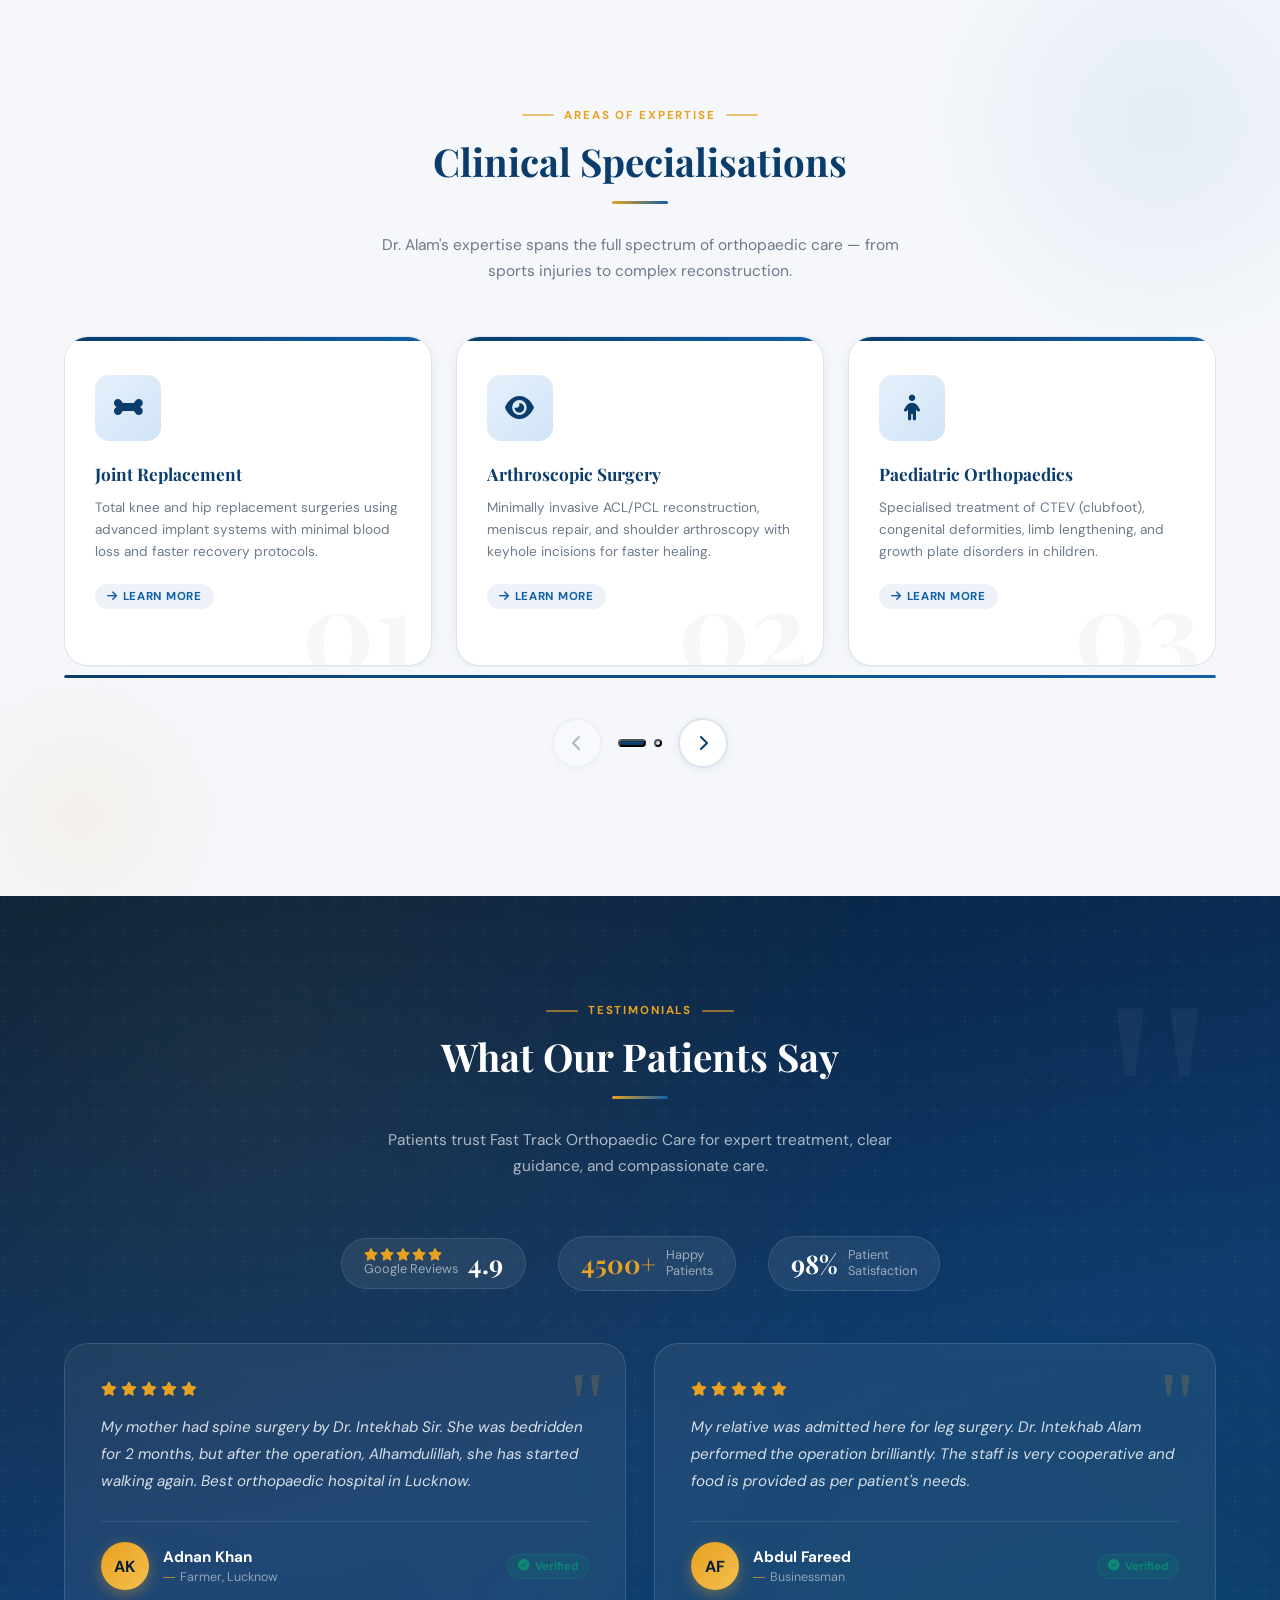
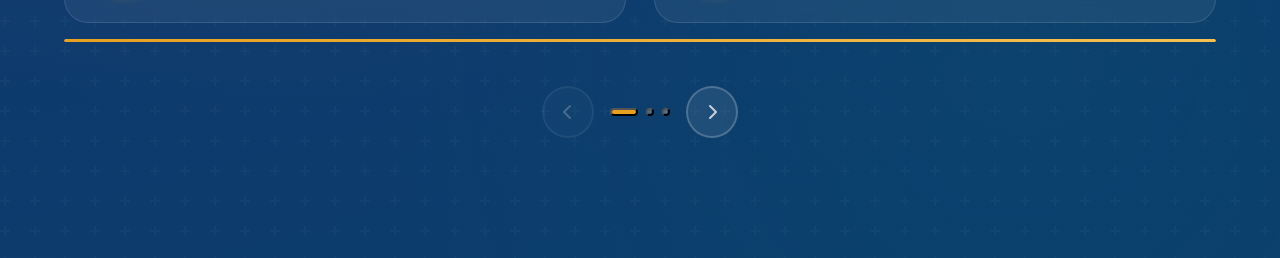
<file: zcode/carousel-sections.html>
<!doctype html>
<html lang="en">
  <head>
    <meta charset="UTF-8" />
    <meta name="viewport" content="width=device-width, initial-scale=1.0" />
    <title>Carousel Sections — Fast Track Orthopaedic Care</title>
    <link rel="preconnect" href="https://fonts.googleapis.com" />
    <link rel="preconnect" href="https://fonts.gstatic.com" crossorigin />
    <link
      href="https://fonts.googleapis.com/css2?family=Playfair+Display:wght@500;600;700&family=DM+Sans:wght@300;400;500;600&display=swap"
      rel="stylesheet"
    />
    <link
      rel="stylesheet"
      href="https://cdnjs.cloudflare.com/ajax/libs/font-awesome/6.5.1/css/all.min.css"
    />

    <style>
      /* ── RESET & ROOT VARS (matching site theme) ────────────── */
      *,
      *::before,
      *::after {
        box-sizing: border-box;
        margin: 0;
        padding: 0;
      }
      html {
        scroll-behavior: smooth;
      }
      body {
        font-family: "DM Sans", sans-serif;
        background: #f5f7fb;
        color: #1e2d3d;
        overflow-x: hidden;
      }

      :root {
        --clr-primary: #0a3d6b;
        --clr-primary-lt: #1060a8;
        --clr-accent: #e8a020;
        --clr-accent-lt: #ffeabc;
        --clr-teal: #0d8a74;
        --clr-bg: #f5f7fb;
        --clr-bg-dark: #071e38;
        --clr-text: #1e2d3d;
        --clr-muted: #6c7a8a;
        --clr-white: #ffffff;
        --clr-border: #dde4ee;
        --font-head: "Playfair Display", Georgia, serif;
        --font-body: "DM Sans", sans-serif;
        --radius-sm: 6px;
        --radius-md: 14px;
        --radius-lg: 24px;
        --shadow-sm: 0 2px 10px rgba(10, 61, 107, 0.08);
        --shadow-md: 0 8px 30px rgba(10, 61, 107, 0.14);
        --shadow-lg: 0 20px 56px rgba(10, 61, 107, 0.2);
        --transition: 0.35s cubic-bezier(0.4, 0, 0.2, 1);
      }

      h1,
      h2,
      h3,
      h4,
      h5 {
        font-family: var(--font-head);
        color: var(--clr-primary);
        line-height: 1.25;
      }

      /* ── SHARED UTILITIES ───────────────────────────────────── */
      .section-pad {
        padding: 100px 0;
      }
      .container {
        max-width: 1200px;
        margin: 0 auto;
        padding: 0 24px;
      }

      .badge-tag {
        display: inline-flex;
        align-items: center;
        gap: 10px;
        font-size: 0.72rem;
        font-weight: 700;
        letter-spacing: 0.16em;
        text-transform: uppercase;
        color: var(--clr-accent);
        margin-bottom: 14px;
        margin-left: auto;
        margin-right: auto;
      }
      .badge-tag::before,
      .badge-tag::after {
        content: "";
        display: block;
        width: 32px;
        height: 2px;
        background: var(--clr-accent);
        border-radius: 2px;
        opacity: 0.6;
      }
      .section-title {
        font-size: clamp(1.9rem, 3vw, 2.7rem);
        margin-bottom: 14px;
        color: var(--clr-primary);
      }
      .section-sub {
        color: var(--clr-muted);
        font-size: 0.97rem;
        max-width: 540px;
        line-height: 1.7;
        margin-left: auto;
        margin-right: auto;
      }
      .divider {
        width: 56px;
        height: 3px;
        border-radius: 4px;
        background: linear-gradient(
          90deg,
          var(--clr-accent),
          var(--clr-primary-lt)
        );
        margin: 16px 0 28px;
        margin-left: auto;
        margin-right: auto;
      }

      /* ═══════════════════════════════════════════════════════════
   SECTION 1 — SPECIALTIES CAROUSEL
════════════════════════════════════════════════════════════ */
      .specialties-section {
        background: var(--clr-bg);
        position: relative;
        overflow: hidden;
      }

      /* decorative geometric blobs */
      .specialties-section::before {
        content: "";
        position: absolute;
        top: -120px;
        right: -120px;
        width: 480px;
        height: 480px;
        border-radius: 50%;
        background: radial-gradient(
          circle,
          rgba(16, 96, 168, 0.07) 0%,
          transparent 70%
        );
        pointer-events: none;
      }
      .specialties-section::after {
        content: "";
        position: absolute;
        bottom: -80px;
        left: -80px;
        width: 320px;
        height: 320px;
        border-radius: 50%;
        background: radial-gradient(
          circle,
          rgba(232, 160, 32, 0.07) 0%,
          transparent 70%
        );
        pointer-events: none;
      }

      .spec-header {
        text-align: center;
        margin-bottom: 52px;
      }

      /* ── Carousel Shell ── */
      .spec-carousel-wrap {
        position: relative;
        padding: 0 0 28px;
      }

      .spec-track-outer {
        overflow: hidden;
        border-radius: var(--radius-lg);
      }

      .spec-track {
        display: flex;
        gap: 24px;
        transition: transform 0.55s cubic-bezier(0.77, 0, 0.175, 1);
        will-change: transform;
      }

      /* ── Specialty Card ── */
      .spec-card {
        flex: 0 0 calc(33.333% - 16px);
        min-width: 0;
        background: var(--clr-white);
        border-radius: var(--radius-lg);
        padding: 38px 30px 34px;
        border: 1px solid var(--clr-border);
        box-shadow: var(--shadow-sm);
        position: relative;
        overflow: hidden;
        transition:
          transform var(--transition),
          box-shadow var(--transition);
        cursor: default;
      }

      /* accent ribbon top */
      .spec-card::before {
        content: "";
        position: absolute;
        top: 0;
        left: 0;
        right: 0;
        height: 4px;
        background: linear-gradient(
          90deg,
          var(--clr-primary),
          var(--clr-primary-lt)
        );
        transition: var(--transition);
      }
      .spec-card:hover::before {
        background: linear-gradient(90deg, var(--clr-accent), #f5c050);
      }

      /* large background number */
      .spec-card .card-num {
        position: absolute;
        bottom: -18px;
        right: 14px;
        font-family: var(--font-head);
        font-size: 7rem;
        font-weight: 700;
        color: var(--clr-primary);
        opacity: 0.04;
        line-height: 1;
        pointer-events: none;
        user-select: none;
        transition: var(--transition);
      }
      .spec-card:hover .card-num {
        opacity: 0.07;
      }

      .spec-card:hover {
        transform: translateY(-8px);
        box-shadow: var(--shadow-md);
      }

      .spec-icon-wrap {
        width: 66px;
        height: 66px;
        background: linear-gradient(135deg, #e6f0fb, #d0e4f7);
        border-radius: var(--radius-md);
        display: flex;
        align-items: center;
        justify-content: center;
        font-size: 1.6rem;
        color: var(--clr-primary);
        margin-bottom: 22px;
        transition: var(--transition);
      }
      .spec-card:hover .spec-icon-wrap {
        background: var(--clr-primary);
        color: var(--clr-white);
        transform: scale(1.08) rotate(-4deg);
        box-shadow: 0 8px 24px rgba(10, 61, 107, 0.25);
      }

      .spec-card h4 {
        font-size: 1.08rem;
        margin-bottom: 12px;
        color: var(--clr-primary);
      }
      .spec-card p {
        font-size: 0.85rem;
        color: var(--clr-muted);
        line-height: 1.65;
        margin: 0;
      }

      /* pill tag */
      .spec-tag {
        display: inline-flex;
        align-items: center;
        gap: 5px;
        margin-top: 20px;
        font-size: 0.72rem;
        font-weight: 700;
        letter-spacing: 0.06em;
        text-transform: uppercase;
        color: var(--clr-primary-lt);
        background: rgba(16, 96, 168, 0.08);
        padding: 5px 12px;
        border-radius: 100px;
        transition: var(--transition);
      }
      .spec-card:hover .spec-tag {
        background: var(--clr-accent-lt);
        color: #b87800;
      }

      /* ── Carousel Nav ── */
      .carousel-nav {
        display: flex;
        align-items: center;
        justify-content: center;
        gap: 16px;
        margin-top: 40px;
      }

      .nav-btn {
        width: 50px;
        height: 50px;
        border-radius: 50%;
        border: 2px solid var(--clr-border);
        background: var(--clr-white);
        color: var(--clr-primary);
        font-size: 1rem;
        cursor: pointer;
        display: flex;
        align-items: center;
        justify-content: center;
        transition: var(--transition);
        box-shadow: var(--shadow-sm);
        flex-shrink: 0;
      }
      .nav-btn:hover:not(:disabled) {
        background: var(--clr-primary);
        border-color: var(--clr-primary);
        color: var(--clr-white);
        transform: scale(1.08);
        box-shadow: var(--shadow-md);
      }
      .nav-btn:disabled {
        opacity: 0.35;
        cursor: not-allowed;
      }

      .dot-nav {
        display: flex;
        gap: 8px;
      }
      .dot {
        width: 8px;
        height: 8px;
        border-radius: 100px;
        background: var(--clr-border);
        cursor: pointer;
        transition: var(--transition);
      }
      .dot.active {
        background: var(--clr-primary);
        width: 28px;
      }

      /* ═══════════════════════════════════════════════════════════
   SECTION 2 — TESTIMONIALS CAROUSEL
════════════════════════════════════════════════════════════ */
      .testimonials-section {
        background: linear-gradient(
          165deg,
          var(--clr-bg-dark) 0%,
          #0e3a6e 55%,
          #0a3d6b 100%
        );
        position: relative;
        overflow: hidden;
      }

      /* decorative pattern overlay */
      .testimonials-section::before {
        content: "";
        position: absolute;
        inset: 0;
        background-image:
          radial-gradient(
            circle at 20% 20%,
            rgba(232, 160, 32, 0.08) 0%,
            transparent 50%
          ),
          radial-gradient(
            circle at 80% 80%,
            rgba(13, 138, 116, 0.08) 0%,
            transparent 50%
          ),
          url("data:image/svg+xml,%3Csvg width='60' height='60' viewBox='0 0 60 60' xmlns='http://www.w3.org/2000/svg'%3E%3Cg fill='none' fill-rule='evenodd'%3E%3Cg fill='%23ffffff' fill-opacity='0.025'%3E%3Cpath d='M36 34v-4h-2v4h-4v2h4v4h2v-4h4v-2h-4zm0-30V0h-2v4h-4v2h4v4h2V6h4V4h-4zM6 34v-4H4v4H0v2h4v4h2v-4h4v-2H6zM6 4V0H4v4H0v2h4v4h2V6h4V4H6z'/%3E%3C/g%3E%3C/g%3E%3C/svg%3E");
        pointer-events: none;
      }

      .testi-header {
        text-align: center;
        position: relative;
        z-index: 2;
        margin-bottom: 56px;
      }
      .testi-header .badge-tag {
        color: var(--clr-accent);
      }
      .testi-header .section-title {
        color: var(--clr-white);
      }
      .testi-header .section-sub {
        color: rgba(255, 255, 255, 0.65);
        margin: 0 auto;
      }
      .testi-header .divider {
        margin: 16px auto 28px;
      }

      /* ── Large decorative quote ── */
      .testi-mega-quote {
        position: absolute;
        top: 60px;
        right: 5%;
        font-family: Georgia, serif;
        font-size: 18rem;
        color: rgba(255, 255, 255, 0.04);
        line-height: 1;
        pointer-events: none;
        user-select: none;
        z-index: 1;
      }

      /* ── Testi Carousel Shell ── */
      .testi-carousel-wrap {
        position: relative;
        z-index: 2;
        padding-bottom: 20px;
      }

      .testi-track-outer {
        overflow: hidden;
      }

      .testi-track {
        display: flex;
        gap: 28px;
        transition: transform 0.55s cubic-bezier(0.77, 0, 0.175, 1);
        will-change: transform;
      }

      /* ── Testimonial Card ── */
      .testi-card {
        flex: 0 0 calc(50% - 14px);
        min-width: 0;
        background: rgba(255, 255, 255, 0.06);
        backdrop-filter: blur(12px);
        -webkit-backdrop-filter: blur(12px);
        border: 1px solid rgba(255, 255, 255, 0.12);
        border-radius: var(--radius-lg);
        padding: 38px 36px 32px;
        position: relative;
        overflow: hidden;
        transition:
          transform var(--transition),
          box-shadow var(--transition),
          background var(--transition);
      }
      .testi-card:hover {
        background: rgba(255, 255, 255, 0.1);
        border-color: rgba(232, 160, 32, 0.4);
        transform: translateY(-6px);
        box-shadow: 0 24px 60px rgba(0, 0, 0, 0.3);
      }

      /* accent left border on hover */
      .testi-card::before {
        content: "";
        position: absolute;
        left: 0;
        top: 20%;
        bottom: 20%;
        width: 3px;
        border-radius: 0 3px 3px 0;
        background: var(--clr-accent);
        transform: scaleY(0);
        transform-origin: center;
        transition: transform 0.4s ease;
      }
      .testi-card:hover::before {
        transform: scaleY(1);
      }

      /* large quote mark on card */
      .testi-quote-bg {
        position: absolute;
        top: 16px;
        right: 20px;
        font-family: Georgia, serif;
        font-size: 5.5rem;
        color: rgba(232, 160, 32, 0.18);
        line-height: 1;
        pointer-events: none;
      }

      /* stars */
      .testi-stars {
        display: flex;
        gap: 4px;
        margin-bottom: 18px;
      }
      .testi-stars i {
        color: var(--clr-accent);
        font-size: 0.88rem;
      }

      /* quote text */
      .testi-text {
        font-size: 0.95rem;
        line-height: 1.78;
        color: rgba(255, 255, 255, 0.82);
        margin-bottom: 26px;
        font-style: italic;
        position: relative;
        z-index: 1;
      }

      /* reviewer row */
      .testi-reviewer {
        display: flex;
        align-items: center;
        gap: 14px;
        padding-top: 20px;
        border-top: 1px solid rgba(255, 255, 255, 0.1);
      }

      .reviewer-avatar {
        width: 48px;
        height: 48px;
        border-radius: 50%;
        flex-shrink: 0;
        background: linear-gradient(135deg, var(--clr-accent), #f5c050);
        display: flex;
        align-items: center;
        justify-content: center;
        font-weight: 700;
        font-size: 1rem;
        color: var(--clr-bg-dark);
        box-shadow: 0 4px 14px rgba(232, 160, 32, 0.4);
        letter-spacing: 0.02em;
      }

      .reviewer-name {
        font-weight: 700;
        font-size: 0.95rem;
        color: var(--clr-white);
        margin-bottom: 2px;
      }
      .reviewer-role {
        font-size: 0.78rem;
        color: rgba(255, 255, 255, 0.5);
        display: flex;
        align-items: center;
        gap: 5px;
      }
      .reviewer-role::before {
        content: "";
        width: 12px;
        height: 1px;
        background: var(--clr-accent);
        opacity: 0.7;
      }

      /* verified badge */
      .testi-verified {
        margin-left: auto;
        display: flex;
        align-items: center;
        gap: 5px;
        font-size: 0.72rem;
        font-weight: 600;
        color: var(--clr-teal);
        background: rgba(13, 138, 116, 0.15);
        border: 1px solid rgba(13, 138, 116, 0.3);
        padding: 4px 10px;
        border-radius: 100px;
        flex-shrink: 0;
      }

      /* ── Testi Nav ── */
      .testi-nav {
        display: flex;
        align-items: center;
        justify-content: center;
        gap: 16px;
        margin-top: 44px;
        position: relative;
        z-index: 2;
      }

      .testi-nav-btn {
        width: 52px;
        height: 52px;
        border-radius: 50%;
        border: 2px solid rgba(255, 255, 255, 0.2);
        background: rgba(255, 255, 255, 0.08);
        color: rgba(255, 255, 255, 0.75);
        font-size: 1rem;
        cursor: pointer;
        display: flex;
        align-items: center;
        justify-content: center;
        transition: var(--transition);
        flex-shrink: 0;
      }
      .testi-nav-btn:hover:not(:disabled) {
        background: var(--clr-accent);
        border-color: var(--clr-accent);
        color: var(--clr-bg-dark);
        transform: scale(1.1);
        box-shadow: 0 6px 20px rgba(232, 160, 32, 0.4);
      }
      .testi-nav-btn:disabled {
        opacity: 0.3;
        cursor: not-allowed;
      }

      .testi-dots {
        display: flex;
        gap: 8px;
      }
      .testi-dot {
        width: 8px;
        height: 8px;
        border-radius: 100px;
        background: rgba(255, 255, 255, 0.25);
        cursor: pointer;
        transition: var(--transition);
      }
      .testi-dot.active {
        background: var(--clr-accent);
        width: 28px;
      }

      /* ── Rating summary bar ── */
      .rating-summary {
        position: relative;
        z-index: 2;
        display: flex;
        align-items: center;
        justify-content: center;
        gap: 32px;
        margin-bottom: 52px;
        flex-wrap: wrap;
      }
      .rating-pill {
        display: flex;
        align-items: center;
        gap: 10px;
        background: rgba(255, 255, 255, 0.07);
        border: 1px solid rgba(255, 255, 255, 0.1);
        border-radius: 100px;
        padding: 10px 22px;
      }
      .rating-pill .rp-num {
        font-family: var(--font-head);
        font-size: 1.6rem;
        font-weight: 700;
        color: var(--clr-white);
        line-height: 1;
      }
      .rating-pill .rp-label {
        font-size: 0.8rem;
        color: rgba(255, 255, 255, 0.55);
        line-height: 1.3;
      }
      .rating-pill .rp-stars {
        display: flex;
        gap: 2px;
      }
      .rating-pill .rp-stars i {
        color: var(--clr-accent);
        font-size: 0.78rem;
      }

      /* ── RESPONSIVE ──────────────────────────────────────────── */
      @media (max-width: 992px) {
        .spec-card {
          flex: 0 0 calc(50% - 12px);
        }
        .testi-card {
          flex: 0 0 calc(100%);
        }
      }
      @media (max-width: 640px) {
        .spec-card {
          flex: 0 0 calc(100%);
        }
        .testi-card {
          flex: 0 0 calc(100%);
          padding: 28px 22px 24px;
        }
        .section-pad {
          padding: 70px 0;
        }
        .testi-mega-quote {
          display: none;
        }
        .rating-summary {
          gap: 12px;
        }
        .rating-pill {
          padding: 8px 16px;
        }
      }

      /* ── Smooth drag hint on mobile ── */
      @media (hover: none) {
        .spec-track-outer,
        .testi-track-outer {
          cursor: grab;
        }
      }

      /* ── Autoplay progress bar ── */
      .progress-bar-wrap {
        height: 3px;
        background: rgba(255, 255, 255, 0.12);
        border-radius: 2px;
        margin-top: 16px;
        overflow: hidden;
        position: relative;
        z-index: 2;
      }
      .progress-bar {
        height: 100%;
        border-radius: 2px;
        background: linear-gradient(90deg, var(--clr-accent), #f5c050);
        width: 0%;
        transition: width linear;
      }

      /* spec section progress bar */
      .spec-progress-wrap {
        height: 3px;
        background: var(--clr-border);
        border-radius: 2px;
        margin-top: 8px;
        overflow: hidden;
      }
      .spec-progress-bar {
        height: 100%;
        border-radius: 2px;
        background: linear-gradient(
          90deg,
          var(--clr-primary),
          var(--clr-primary-lt)
        );
        width: 0%;
        transition: width linear;
      }
    </style>
  </head>
  <body>
    <!-- ═══════════════════════════════════════════════════
     SECTION 1 — AREAS OF EXPERTISE / SPECIALTIES
════════════════════════════════════════════════════ -->
    <section class="specialties-section section-pad" id="specialties">
      <div class="container">
        <div class="spec-header">
          <div class="badge-tag">Areas of Expertise</div>
          <h2 class="section-title">Clinical Specialisations</h2>
          <div class="divider"></div>
          <p class="section-sub">
            Dr. Alam's expertise spans the full spectrum of orthopaedic care —
            from sports injuries to complex reconstruction.
          </p>
        </div>

        <div class="spec-carousel-wrap">
          <div class="spec-track-outer" id="specOuter">
            <div class="spec-track" id="specTrack">
              <div class="spec-card">
                <div class="card-num">01</div>
                <div class="spec-icon-wrap">
                  <i class="fa-solid fa-bone"></i>
                </div>
                <h4>Joint Replacement</h4>
                <p>
                  Total knee and hip replacement surgeries using advanced
                  implant systems with minimal blood loss and faster recovery
                  protocols.
                </p>
                <div class="spec-tag">
                  <i class="fa-solid fa-arrow-right"></i> Learn More
                </div>
              </div>

              <div class="spec-card">
                <div class="card-num">02</div>
                <div class="spec-icon-wrap">
                  <i class="fa-solid fa-eye"></i>
                </div>
                <h4>Arthroscopic Surgery</h4>
                <p>
                  Minimally invasive ACL/PCL reconstruction, meniscus repair,
                  and shoulder arthroscopy with keyhole incisions for faster
                  healing.
                </p>
                <div class="spec-tag">
                  <i class="fa-solid fa-arrow-right"></i> Learn More
                </div>
              </div>

              <div class="spec-card">
                <div class="card-num">03</div>
                <div class="spec-icon-wrap">
                  <i class="fa-solid fa-child"></i>
                </div>
                <h4>Paediatric Orthopaedics</h4>
                <p>
                  Specialised treatment of CTEV (clubfoot), congenital
                  deformities, limb lengthening, and growth plate disorders in
                  children.
                </p>
                <div class="spec-tag">
                  <i class="fa-solid fa-arrow-right"></i> Learn More
                </div>
              </div>

              <div class="spec-card">
                <div class="card-num">04</div>
                <div class="spec-icon-wrap">
                  <i class="fa-solid fa-person-falling-burst"></i>
                </div>
                <h4>Trauma & Fracture Care</h4>
                <p>
                  Management of all fracture types — open, closed, and complex
                  trauma — using modern fixation techniques including plating
                  and nailing.
                </p>
                <div class="spec-tag">
                  <i class="fa-solid fa-arrow-right"></i> Learn More
                </div>
              </div>

              <div class="spec-card">
                <div class="card-num">05</div>
                <div class="spec-icon-wrap">
                  <i class="fa-solid fa-fire-flame-simple"></i>
                </div>
                <h4>Arthritis Management</h4>
                <p>
                  Comprehensive rheumatoid and osteoarthritis management
                  including PRP therapy, joint injections, physiotherapy, and
                  lifestyle guidance.
                </p>
                <div class="spec-tag">
                  <i class="fa-solid fa-arrow-right"></i> Learn More
                </div>
              </div>

              <div class="spec-card">
                <div class="card-num">06</div>
                <div class="spec-icon-wrap">
                  <i class="fa-solid fa-person-running"></i>
                </div>
                <h4>Sports Injury Repair</h4>
                <p>
                  Diagnosis and surgical repair of sports-related injuries with
                  evidence-based rehabilitation protocols to return athletes to
                  peak performance.
                </p>
                <div class="spec-tag">
                  <i class="fa-solid fa-arrow-right"></i> Learn More
                </div>
              </div>
            </div>
            <!-- /spec-track -->
          </div>
          <!-- /spec-track-outer -->

          <div class="spec-progress-wrap">
            <div class="spec-progress-bar" id="specProgressBar"></div>
          </div>

          <div class="carousel-nav">
            <button class="nav-btn" id="specPrev" aria-label="Previous">
              <i class="fa-solid fa-chevron-left"></i>
            </button>
            <div class="dot-nav" id="specDots"></div>
            <button class="nav-btn" id="specNext" aria-label="Next">
              <i class="fa-solid fa-chevron-right"></i>
            </button>
          </div>
        </div>
        <!-- /spec-carousel-wrap -->
      </div>
    </section>

    <!-- ═══════════════════════════════════════════════════
     SECTION 2 — TESTIMONIALS
════════════════════════════════════════════════════ -->
    <section class="testimonials-section section-pad" id="testimonials">
      <div class="testi-mega-quote">"</div>
      <div class="container">
        <div class="testi-header">
          <div class="badge-tag">Testimonials</div>
          <h2 class="section-title">What Our Patients Say</h2>
          <div class="divider"></div>
          <p class="section-sub">
            Patients trust Fast Track Orthopaedic Care for expert treatment,
            clear guidance, and compassionate care.
          </p>
        </div>

        <!-- rating summary pills -->
        <div class="rating-summary">
          <div class="rating-pill">
            <div>
              <div class="rp-stars">
                <i class="fa-solid fa-star"></i><i class="fa-solid fa-star"></i>
                <i class="fa-solid fa-star"></i><i class="fa-solid fa-star"></i>
                <i class="fa-solid fa-star"></i>
              </div>
              <div class="rp-label">Google Reviews</div>
            </div>
            <div class="rp-num">4.9</div>
          </div>
          <div class="rating-pill">
            <div class="rp-num" style="color: var(--clr-accent)">4500+</div>
            <div class="rp-label">Happy<br />Patients</div>
          </div>
          <div class="rating-pill">
            <div class="rp-num">98%</div>
            <div class="rp-label">Patient<br />Satisfaction</div>
          </div>
        </div>

        <div class="testi-carousel-wrap">
          <div class="testi-track-outer" id="testiOuter">
            <div class="testi-track" id="testiTrack">
              <div class="testi-card">
                <div class="testi-quote-bg">"</div>
                <div class="testi-stars">
                  <i class="fa-solid fa-star"></i
                  ><i class="fa-solid fa-star"></i>
                  <i class="fa-solid fa-star"></i
                  ><i class="fa-solid fa-star"></i
                  ><i class="fa-solid fa-star"></i>
                </div>
                <p class="testi-text">
                  My mother had spine surgery by Dr. Intekhab Sir. She was
                  bedridden for 2 months, but after the operation,
                  Alhamdulillah, she has started walking again. Best orthopaedic
                  hospital in Lucknow.
                </p>
                <div class="testi-reviewer">
                  <div class="reviewer-avatar">AK</div>
                  <div>
                    <div class="reviewer-name">Adnan Khan</div>
                    <div class="reviewer-role">Farmer, Lucknow</div>
                  </div>
                  <div class="testi-verified">
                    <i class="fa-solid fa-circle-check"></i> Verified
                  </div>
                </div>
              </div>

              <div class="testi-card">
                <div class="testi-quote-bg">"</div>
                <div class="testi-stars">
                  <i class="fa-solid fa-star"></i
                  ><i class="fa-solid fa-star"></i>
                  <i class="fa-solid fa-star"></i
                  ><i class="fa-solid fa-star"></i
                  ><i class="fa-solid fa-star"></i>
                </div>
                <p class="testi-text">
                  My relative was admitted here for leg surgery. Dr. Intekhab
                  Alam performed the operation brilliantly. The staff is very
                  cooperative and food is provided as per patient's needs.
                </p>
                <div class="testi-reviewer">
                  <div class="reviewer-avatar">AF</div>
                  <div>
                    <div class="reviewer-name">Abdul Fareed</div>
                    <div class="reviewer-role">Businessman</div>
                  </div>
                  <div class="testi-verified">
                    <i class="fa-solid fa-circle-check"></i> Verified
                  </div>
                </div>
              </div>

              <div class="testi-card">
                <div class="testi-quote-bg">"</div>
                <div class="testi-stars">
                  <i class="fa-solid fa-star"></i
                  ><i class="fa-solid fa-star"></i>
                  <i class="fa-solid fa-star"></i
                  ><i class="fa-solid fa-star"></i
                  ><i class="fa-solid fa-star"></i>
                </div>
                <p class="testi-text">
                  Fast Track Hospital is the best option for orthopaedic care.
                  Dr. Intekhab Alam and his staff are very helpful and
                  supportive. Highly satisfied with the services provided here.
                </p>
                <div class="testi-reviewer">
                  <div class="reviewer-avatar">AS</div>
                  <div>
                    <div class="reviewer-name">Abdul Samad</div>
                    <div class="reviewer-role">Student</div>
                  </div>
                  <div class="testi-verified">
                    <i class="fa-solid fa-circle-check"></i> Verified
                  </div>
                </div>
              </div>

              <div class="testi-card">
                <div class="testi-quote-bg">"</div>
                <div class="testi-stars">
                  <i class="fa-solid fa-star"></i
                  ><i class="fa-solid fa-star"></i>
                  <i class="fa-solid fa-star"></i
                  ><i class="fa-solid fa-star"></i
                  ><i class="fa-solid fa-star"></i>
                </div>
                <p class="testi-text">
                  I had an accident that badly injured my left shoulder. Dr.
                  Intekhab Alam supported me well and performed the surgery
                  successfully. Now I am fully recovered and happy with the
                  results.
                </p>
                <div class="testi-reviewer">
                  <div class="reviewer-avatar">SA</div>
                  <div>
                    <div class="reviewer-name">Sarfraz Ahmad</div>
                    <div class="reviewer-role">Professional</div>
                  </div>
                  <div class="testi-verified">
                    <i class="fa-solid fa-circle-check"></i> Verified
                  </div>
                </div>
              </div>

              <div class="testi-card">
                <div class="testi-quote-bg">"</div>
                <div class="testi-stars">
                  <i class="fa-solid fa-star"></i
                  ><i class="fa-solid fa-star"></i>
                  <i class="fa-solid fa-star"></i
                  ><i class="fa-solid fa-star"></i
                  ><i class="fa-solid fa-star"></i>
                </div>
                <p class="testi-text">
                  My mother underwent bilateral knee replacement here. The care
                  and guidance were outstanding. All facilities are excellent
                  and the hospital uses advanced technology throughout.
                </p>
                <div class="testi-reviewer">
                  <div class="reviewer-avatar">SS</div>
                  <div>
                    <div class="reviewer-name">Shadma Shamim</div>
                    <div class="reviewer-role">Manager</div>
                  </div>
                  <div class="testi-verified">
                    <i class="fa-solid fa-circle-check"></i> Verified
                  </div>
                </div>
              </div>

              <div class="testi-card">
                <div class="testi-quote-bg">"</div>
                <div class="testi-stars">
                  <i class="fa-solid fa-star"></i
                  ><i class="fa-solid fa-star"></i>
                  <i class="fa-solid fa-star"></i
                  ><i class="fa-solid fa-star"></i>
                  <i class="fa-solid fa-star-half-stroke"></i>
                </div>
                <p class="testi-text">
                  Excellent experience at Fast Track Orthocare. The diagnosis
                  was precise and the treatment plan was clearly explained. The
                  staff treated us like family throughout the entire stay.
                </p>
                <div class="testi-reviewer">
                  <div class="reviewer-avatar">MR</div>
                  <div>
                    <div class="reviewer-name">Mohammad Raza</div>
                    <div class="reviewer-role">Retired Officer</div>
                  </div>
                  <div class="testi-verified">
                    <i class="fa-solid fa-circle-check"></i> Verified
                  </div>
                </div>
              </div>
            </div>
            <!-- /testi-track -->
          </div>
          <!-- /testi-track-outer -->

          <div class="progress-bar-wrap">
            <div class="progress-bar" id="testiProgressBar"></div>
          </div>

          <div class="testi-nav">
            <button class="testi-nav-btn" id="testiPrev" aria-label="Previous">
              <i class="fa-solid fa-chevron-left"></i>
            </button>
            <div class="testi-dots" id="testiDots"></div>
            <button class="testi-nav-btn" id="testiNext" aria-label="Next">
              <i class="fa-solid fa-chevron-right"></i>
            </button>
          </div>
        </div>
        <!-- /testi-carousel-wrap -->
      </div>
    </section>

    <script>
      /* ─── UNIVERSAL CAROUSEL FACTORY ─────────────────────── */
      function buildCarousel({
        trackEl,
        dotsWrapEl,
        prevBtn,
        nextBtn,
        progressEl,
        cardSelector,
        visibleCount,
        autoplayMs = 4500,
        dotClass,
        dotActiveClass,
      }) {
        const cards = trackEl.querySelectorAll(cardSelector);
        const total = cards.length;
        let current = 0;
        let autoTimer, progressTimer;

        /* Responsive visible count */
        function getVisible() {
          if (window.innerWidth <= 640) return 1;
          if (window.innerWidth <= 992) return Math.min(2, visibleCount);
          return visibleCount;
        }

        /* Build dot indicators */
        function buildDots() {
          dotsWrapEl.innerHTML = "";
          const pages = Math.ceil(total / getVisible());
          for (let i = 0; i < pages; i++) {
            const d = document.createElement("button");
            d.className = dotClass + (i === 0 ? " " + dotActiveClass : "");
            d.setAttribute("aria-label", "Go to slide " + (i + 1));
            d.addEventListener("click", () => goTo(i));
            dotsWrapEl.appendChild(d);
          }
        }

        function updateDots() {
          const dotEls = dotsWrapEl.querySelectorAll("." + dotClass);
          const page = Math.floor(current / getVisible());
          dotEls.forEach((d, i) =>
            d.classList.toggle(dotActiveClass, i === page),
          );
        }

        function updateNav() {
          prevBtn.disabled = current === 0;
          nextBtn.disabled = current >= total - getVisible();
        }

        function goTo(pageIndex) {
          const vis = getVisible();
          current = Math.min(pageIndex * vis, total - vis);
          const cardW = cards[0].getBoundingClientRect().width;
          const gap = 24;
          trackEl.style.transform = `translateX(-${current * (cardW + gap)}px)`;
          updateDots();
          updateNav();
          resetProgress();
        }

        function next() {
          const vis = getVisible();
          const maxPage = Math.ceil(total / vis) - 1;
          const curPage = Math.floor(current / vis);
          goTo(curPage < maxPage ? curPage + 1 : 0);
        }
        function prev() {
          const vis = getVisible();
          const curPage = Math.floor(current / vis);
          goTo(curPage > 0 ? curPage - 1 : Math.ceil(total / vis) - 1);
        }

        prevBtn.addEventListener("click", () => {
          prev();
          resetAutoplay();
        });
        nextBtn.addEventListener("click", () => {
          next();
          resetAutoplay();
        });

        /* Progress bar */
        function resetProgress() {
          if (!progressEl) return;
          progressEl.style.transition = "none";
          progressEl.style.width = "0%";
          requestAnimationFrame(() => {
            progressEl.style.transition = `width ${autoplayMs}ms linear`;
            progressEl.style.width = "100%";
          });
        }

        /* Autoplay */
        function startAutoplay() {
          autoTimer = setInterval(next, autoplayMs);
          resetProgress();
        }
        function resetAutoplay() {
          clearInterval(autoTimer);
          startAutoplay();
        }

        /* Touch / drag support */
        let dragStart = null;
        trackEl.addEventListener("pointerdown", (e) => {
          dragStart = e.clientX;
        });
        window.addEventListener("pointerup", (e) => {
          if (dragStart === null) return;
          const diff = dragStart - e.clientX;
          if (Math.abs(diff) > 48) {
            diff > 0 ? next() : prev();
            resetAutoplay();
          }
          dragStart = null;
        });

        /* Pause on hover */
        trackEl
          .closest("[id]")
          .addEventListener("mouseenter", () => clearInterval(autoTimer));
        trackEl
          .closest("[id]")
          .addEventListener("mouseleave", () => startAutoplay());

        /* Resize */
        let resizeTO;
        window.addEventListener("resize", () => {
          clearTimeout(resizeTO);
          resizeTO = setTimeout(() => {
            buildDots();
            const vis = getVisible();
            current = Math.min(current, total - vis);
            goTo(Math.floor(current / vis));
          }, 200);
        });

        /* Init */
        buildDots();
        updateNav();
        startAutoplay();
      }

      /* ── INIT SPECIALTIES CAROUSEL ── */
      buildCarousel({
        trackEl: document.getElementById("specTrack"),
        dotsWrapEl: document.getElementById("specDots"),
        prevBtn: document.getElementById("specPrev"),
        nextBtn: document.getElementById("specNext"),
        progressEl: document.getElementById("specProgressBar"),
        cardSelector: ".spec-card",
        visibleCount: 3,
        autoplayMs: 5000,
        dotClass: "dot",
        dotActiveClass: "active",
      });

      /* ── INIT TESTIMONIALS CAROUSEL ── */
      buildCarousel({
        trackEl: document.getElementById("testiTrack"),
        dotsWrapEl: document.getElementById("testiDots"),
        prevBtn: document.getElementById("testiPrev"),
        nextBtn: document.getElementById("testiNext"),
        progressEl: document.getElementById("testiProgressBar"),
        cardSelector: ".testi-card",
        visibleCount: 2,
        autoplayMs: 5500,
        dotClass: "testi-dot",
        dotActiveClass: "active",
      });
    </script>
  </body>
</html>
</file>
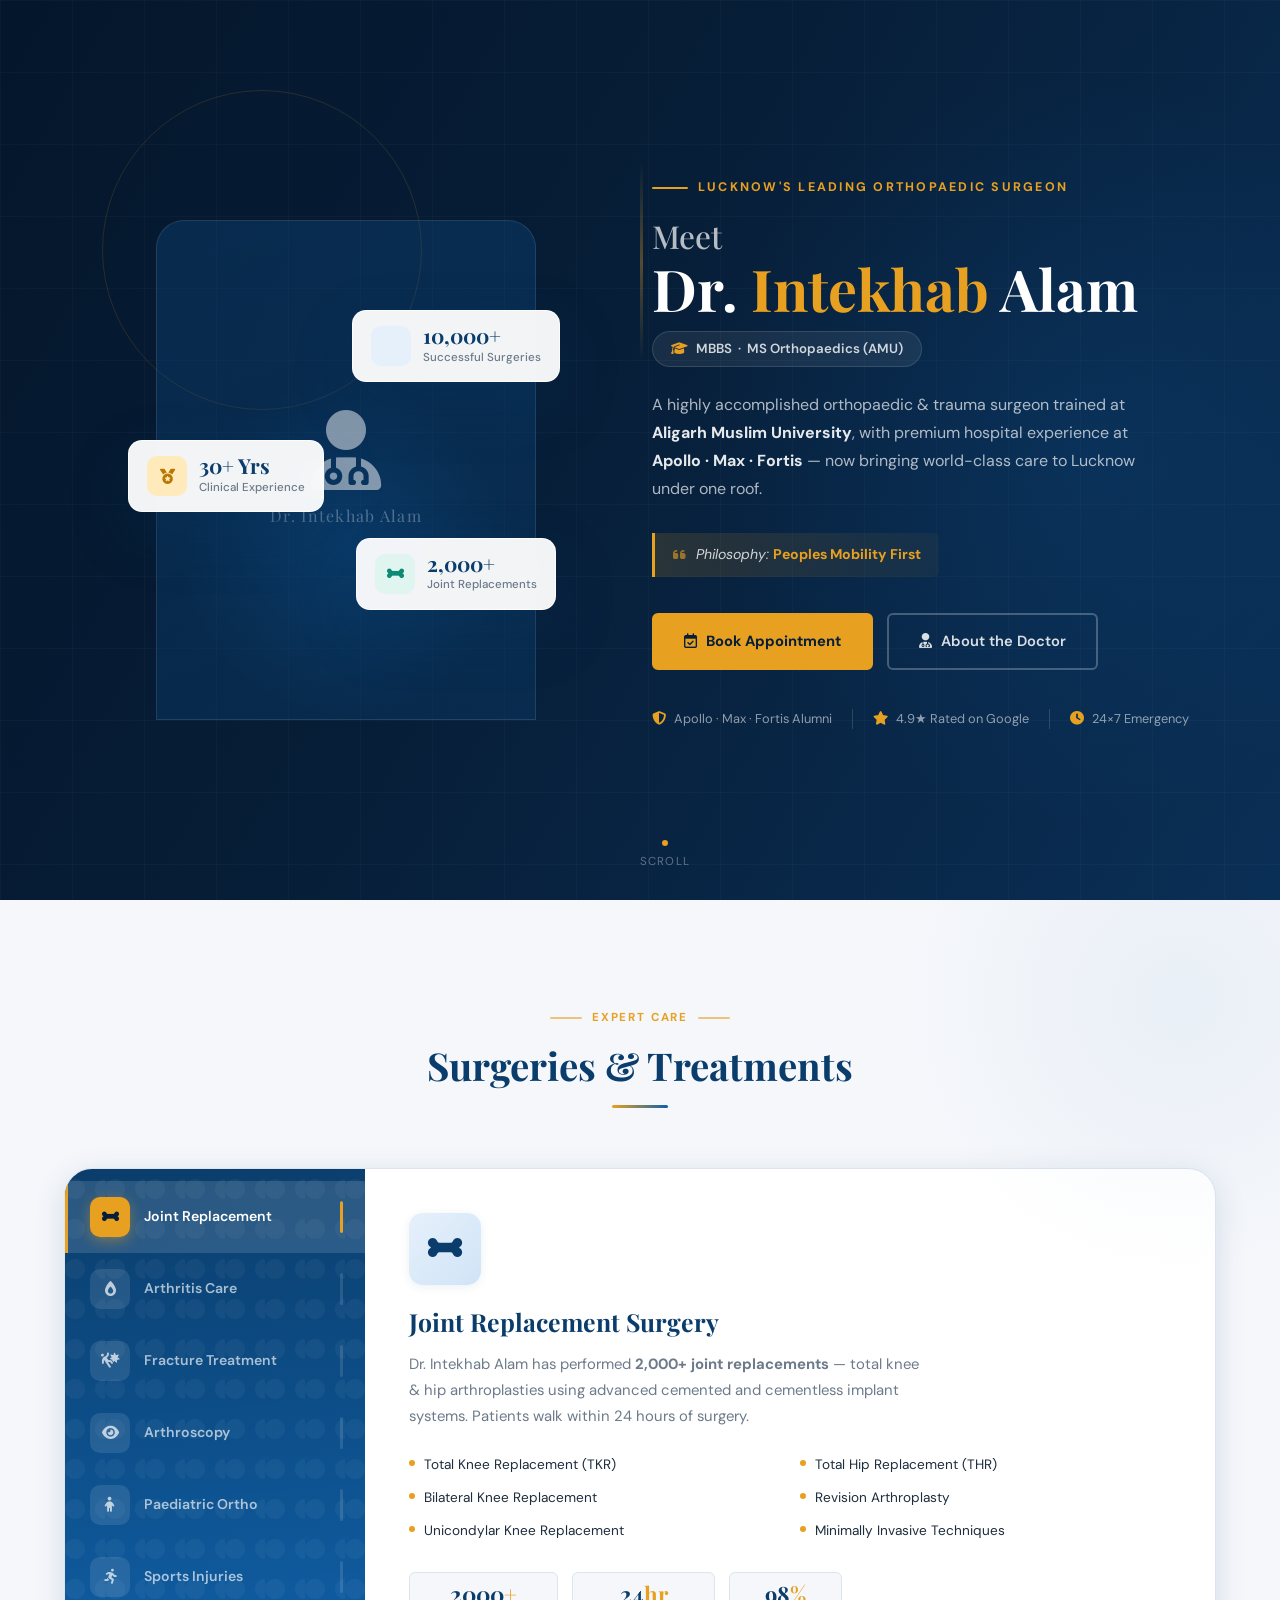
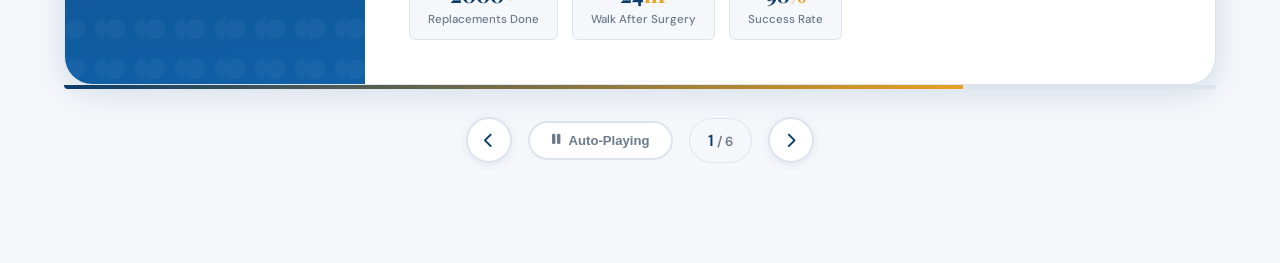
<file: zcode/hero-and-treatments.html>
<!DOCTYPE html>
<html lang="en">
<head>
<meta charset="UTF-8"/>
<meta name="viewport" content="width=device-width, initial-scale=1.0"/>
<title>Dr. Intekhab Alam — Fast Track Orthopaedic Care</title>

<link rel="preconnect" href="https://fonts.googleapis.com"/>
<link rel="preconnect" href="https://fonts.gstatic.com" crossorigin/>
<link href="https://fonts.googleapis.com/css2?family=Playfair+Display:ital,wght@0,500;0,600;0,700;1,500&family=DM+Sans:wght@300;400;500;600&display=swap" rel="stylesheet"/>
<link rel="stylesheet" href="https://cdnjs.cloudflare.com/ajax/libs/font-awesome/6.5.1/css/all.min.css"/>

<style>
/* ── ROOT VARS ──────────────────────────────────────────── */
*, *::before, *::after { box-sizing: border-box; margin: 0; padding: 0; }
html { scroll-behavior: smooth; }
body {
  font-family: 'DM Sans', sans-serif;
  color: #1e2d3d;
  background: #f5f7fb;
  line-height: 1.7;
  overflow-x: hidden;
}

:root {
  --primary:      #0a3d6b;
  --primary-lt:   #1060a8;
  --accent:       #e8a020;
  --accent-lt:    #ffeabc;
  --teal:         #0d8a74;
  --bg:           #f5f7fb;
  --bg-dark:      #071e38;
  --text:         #1e2d3d;
  --muted:        #6c7a8a;
  --white:        #ffffff;
  --border:       #dde4ee;
  --font-head:    'Playfair Display', Georgia, serif;
  --font-body:    'DM Sans', sans-serif;
  --r-sm:  6px;
  --r-md:  14px;
  --r-lg:  28px;
  --sh-sm: 0 2px 10px rgba(10,61,107,.08);
  --sh-md: 0 8px 32px rgba(10,61,107,.14);
  --sh-lg: 0 22px 60px rgba(10,61,107,.22);
  --ease:  0.38s cubic-bezier(.4,0,.2,1);
}

h1,h2,h3,h4,h5 { font-family: var(--font-head); color: var(--primary); line-height: 1.22; }
a { text-decoration: none; color: inherit; transition: var(--ease); }
img { max-width: 100%; display: block; }

.container { max-width: 1200px; margin: 0 auto; padding: 0 24px; }

/* ════════════════════════════════════════════════════════════
   HERO SECTION — DR. INTEKHAB ALAM FIRST
════════════════════════════════════════════════════════════ */
.hero {
  position: relative;
  min-height: 100vh;
  background: linear-gradient(120deg, #04162b 0%, #071e38 45%, #0a2f56 100%);
  display: flex; align-items: center;
  overflow: hidden;
}

/* ── Abstract grid lines ── */
.hero-grid {
  position: absolute; inset: 0; z-index: 0;
  background-image:
    linear-gradient(rgba(255,255,255,.025) 1px, transparent 1px),
    linear-gradient(90deg, rgba(255,255,255,.025) 1px, transparent 1px);
  background-size: 72px 72px;
}

/* ── Large circle accent ── */
.hero-circle-lg {
  position: absolute;
  width: 760px; height: 760px; border-radius: 50%;
  background: radial-gradient(circle, rgba(16,96,168,.18) 0%, transparent 70%);
  top: 50%; right: -180px;
  transform: translateY(-50%);
  pointer-events: none;
}
.hero-circle-sm {
  position: absolute;
  width: 320px; height: 320px; border-radius: 50%;
  border: 1px solid rgba(232,160,32,.15);
  top: 10%; left: 8%;
  pointer-events: none;
  animation: pulse-ring 6s ease-in-out infinite;
}
@keyframes pulse-ring {
  0%,100% { transform: scale(1); opacity: .4; }
  50%      { transform: scale(1.07); opacity: .8; }
}

/* ── Diagonal accent stripe ── */
.hero-stripe {
  position: absolute;
  width: 3px; height: 200px;
  background: linear-gradient(to bottom, transparent, var(--accent), transparent);
  top: 18%; left: 50%;
  opacity: .35;
  animation: stripe-drift 4s ease-in-out infinite alternate;
}
@keyframes stripe-drift { from { top: 18%; } to { top: 28%; } }

/* ── Doctor image frame ── */
.hero-img-col {
  position: relative;
  display: flex; justify-content: center; align-items: flex-end;
  padding-bottom: 0;
}

.doctor-frame {
  position: relative;
  display: inline-block;
  z-index: 2;
}

/* floating glow behind doctor */
.doctor-frame::before {
  content: '';
  position: absolute;
  bottom: 0; left: 50%;
  transform: translateX(-50%);
  width: 340px; height: 340px; border-radius: 50%;
  background: radial-gradient(circle, rgba(16,96,168,.35) 0%, transparent 70%);
  pointer-events: none; z-index: -1;
}

.doctor-img {
  width: 480px;
  max-width: 100%;
  border-radius: var(--r-lg) var(--r-lg) 0 0;
  object-fit: cover;
  object-position: top center;
  display: block;
  filter: drop-shadow(0 30px 60px rgba(0,0,0,.5));
  animation: hero-float 5s ease-in-out infinite;
}
@keyframes hero-float {
  0%,100% { transform: translateY(0); }
  50%      { transform: translateY(-12px); }
}

/* img placeholder (shown when no real image) */
.doctor-img-placeholder {
  width: 380px; height: 500px;
  background: linear-gradient(160deg, rgba(16,96,168,.25), rgba(10,61,107,.4));
  border-radius: var(--r-lg) var(--r-lg) 0 0;
  border: 1px solid rgba(255,255,255,.1);
  display: flex; flex-direction: column;
  align-items: center; justify-content: center;
  gap: 12px; color: rgba(255,255,255,.5);
  font-size: 5rem;
}
.doctor-img-placeholder span {
  font-family: var(--font-head); font-size: 1rem;
  letter-spacing: .08em; opacity: .6;
}

/* ── Floating credential badge ── */
.hero-badge {
  position: absolute;
  background: rgba(255,255,255,.95);
  backdrop-filter: blur(14px);
  border-radius: var(--r-md);
  padding: 14px 18px;
  box-shadow: var(--sh-lg);
  display: flex; align-items: center; gap: 12px;
  border: 1px solid rgba(255,255,255,.8);
  white-space: nowrap;
  animation: badge-bob 4s ease-in-out infinite;
}
@keyframes badge-bob {
  0%,100% { transform: translateY(0) rotate(-1deg); }
  50%      { transform: translateY(-8px) rotate(1deg); }
}
.hero-badge-1 { top: 18%; right: -24px; animation-delay: 0s; }
.hero-badge-2 { top: 44%; left: -28px; animation-delay: 1.5s; }
.hero-badge-3 { bottom: 22%; right: -20px; animation-delay: 0.8s; }

.hb-icon {
  width: 40px; height: 40px; border-radius: 10px; flex-shrink: 0;
  display: flex; align-items: center; justify-content: center;
  font-size: .95rem;
}
.hb-icon.blue  { background: #e6f0fb; color: var(--primary); }
.hb-icon.gold  { background: var(--accent-lt); color: #b87800; }
.hb-icon.teal  { background: #e0f4f0; color: var(--teal); }
.hb-num   { font-family: var(--font-head); font-size: 1.3rem; font-weight: 700; color: var(--primary); line-height: 1; }
.hb-label { font-size: .72rem; color: var(--muted); font-weight: 500; margin-top: 2px; }

/* ── Hero text col ── */
.hero-text-col {
  position: relative; z-index: 2;
  padding: 60px 0;
}

.hero-eyebrow {
  display: inline-flex; align-items: center; gap: 10px;
  font-size: .78rem; font-weight: 700; letter-spacing: .18em;
  text-transform: uppercase; color: var(--accent);
  margin-bottom: 20px;
  opacity: 0; animation: fade-up .7s .2s forwards;
}
.hero-eyebrow::before {
  content: ''; width: 36px; height: 2px;
  background: var(--accent); border-radius: 2px;
}

.hero-name {
  font-size: clamp(2.2rem, 4.5vw, 4rem);
  color: var(--white); line-height: 1.1;
  margin-bottom: 10px;
  opacity: 0; animation: fade-up .7s .35s forwards;
}
.hero-name .accent { color: var(--accent); }
.hero-name .small  { font-size: .55em; font-weight: 500; display: block; color: rgba(255,255,255,.7); margin-bottom: 4px; }

.hero-degree {
  display: inline-flex; align-items: center; gap: 8px;
  background: rgba(255,255,255,.07); border: 1px solid rgba(255,255,255,.12);
  border-radius: 100px; padding: 6px 18px;
  font-size: .83rem; font-weight: 600; color: rgba(255,255,255,.8);
  margin-bottom: 24px;
  opacity: 0; animation: fade-up .7s .5s forwards;
}
.hero-degree i { color: var(--accent); }

.hero-desc {
  font-size: 1rem; color: rgba(255,255,255,.68);
  line-height: 1.75; margin-bottom: 30px;
  max-width: 500px;
  opacity: 0; animation: fade-up .7s .65s forwards;
}
.hero-desc strong { color: rgba(255,255,255,.9); }

/* philosophy tag */
.hero-philosophy {
  display: inline-flex; align-items: center; gap: 10px;
  background: linear-gradient(90deg, rgba(232,160,32,.15), rgba(232,160,32,.05));
  border-left: 3px solid var(--accent);
  border-radius: 0 var(--r-sm) var(--r-sm) 0;
  padding: 10px 18px;
  font-size: .88rem; color: rgba(255,255,255,.8);
  font-style: italic;
  margin-bottom: 36px;
  opacity: 0; animation: fade-up .7s .78s forwards;
}
.hero-philosophy strong { color: var(--accent); font-style: normal; }

/* CTA buttons */
.hero-ctas {
  display: flex; gap: 14px; flex-wrap: wrap;
  opacity: 0; animation: fade-up .7s .9s forwards;
}
.btn-hero-primary {
  display: inline-flex; align-items: center; gap: 9px;
  padding: 14px 30px;
  background: var(--accent); color: var(--bg-dark);
  border: 2px solid var(--accent);
  border-radius: var(--r-sm);
  font-weight: 700; font-size: .92rem;
  transition: var(--ease);
}
.btn-hero-primary:hover {
  background: transparent; color: var(--accent);
  transform: translateY(-3px); box-shadow: 0 10px 28px rgba(232,160,32,.35);
}
.btn-hero-outline {
  display: inline-flex; align-items: center; gap: 9px;
  padding: 14px 30px;
  background: transparent; color: rgba(255,255,255,.85);
  border: 2px solid rgba(255,255,255,.25);
  border-radius: var(--r-sm);
  font-weight: 600; font-size: .92rem;
  transition: var(--ease);
}
.btn-hero-outline:hover {
  border-color: var(--white); color: var(--white);
  background: rgba(255,255,255,.07);
  transform: translateY(-3px);
}

/* Trust strip below hero text */
.hero-trust {
  display: flex; align-items: center; gap: 20px;
  margin-top: 38px; flex-wrap: wrap;
  opacity: 0; animation: fade-up .7s 1.05s forwards;
}
.trust-item {
  display: flex; align-items: center; gap: 8px;
  font-size: .8rem; color: rgba(255,255,255,.55);
}
.trust-item i { color: var(--accent); font-size: .85rem; }
.trust-divider { width: 1px; height: 20px; background: rgba(255,255,255,.15); }

/* ── Scroll hint ── */
.hero-scroll {
  position: absolute; bottom: 28px; left: 50%; transform: translateX(-50%);
  display: flex; flex-direction: column; align-items: center; gap: 6px;
  font-size: .72rem; letter-spacing: .1em; text-transform: uppercase;
  color: rgba(255,255,255,.35);
  animation: fade-up .7s 1.3s forwards; opacity: 0;
  z-index: 3;
}
.scroll-dot {
  width: 6px; height: 6px; border-radius: 50%;
  background: var(--accent);
  animation: scroll-bounce 1.8s ease-in-out infinite;
}
@keyframes scroll-bounce {
  0%,100% { transform: translateY(0); opacity: .4; }
  50%      { transform: translateY(8px); opacity: 1; }
}

@keyframes fade-up {
  from { opacity: 0; transform: translateY(22px); }
  to   { opacity: 1; transform: translateY(0); }
}

/* ════════════════════════════════════════════════════════════
   SURGERIES & TREATMENTS — AUTO-TAB SECTION
════════════════════════════════════════════════════════════ */
.treatments-section {
  background: var(--bg);
  padding: 100px 0;
  position: relative;
  overflow: hidden;
}

.treatments-section::before {
  content: '';
  position: absolute; top: -200px; right: -200px;
  width: 600px; height: 600px; border-radius: 50%;
  background: radial-gradient(circle, rgba(16,96,168,.05) 0%, transparent 65%);
  pointer-events: none;
}

.treat-header { text-align: center; margin-bottom: 60px; }

.badge-tag {
  display: inline-flex; align-items: center; gap: 10px;
  font-size: .72rem; font-weight: 700; letter-spacing: .16em;
  text-transform: uppercase; color: var(--accent); margin-bottom: 14px;
}
.badge-tag::before, .badge-tag::after {
  content: ''; display: block;
  width: 32px; height: 2px; background: var(--accent); border-radius: 2px; opacity: .6;
}
.section-title {
  font-size: clamp(1.9rem, 3vw, 2.7rem); margin-bottom: 14px;
}
.divider {
  width: 56px; height: 3px; border-radius: 4px; margin: 16px auto 0;
  background: linear-gradient(90deg, var(--accent), var(--primary-lt));
}

/* ── Layout ── */
.treat-layout {
  display: grid;
  grid-template-columns: 300px 1fr;
  gap: 0;
  background: var(--white);
  border-radius: var(--r-lg);
  box-shadow: var(--sh-md);
  overflow: hidden;
  border: 1px solid var(--border);
  min-height: 480px;
}

/* ── Sidebar tabs ── */
.treat-tabs {
  background: linear-gradient(175deg, var(--primary), var(--primary-lt));
  padding: 12px 0;
  position: relative; overflow: hidden;
}

/* pattern overlay */
.treat-tabs::before {
  content: '';
  position: absolute; inset: 0;
  background: url("data:image/svg+xml,%3Csvg width='40' height='40' viewBox='0 0 40 40' xmlns='http://www.w3.org/2000/svg'%3E%3Cg fill='%23ffffff' fill-opacity='0.04'%3E%3Cpath d='M20 20c0-5.5-4.5-10-10-10S0 14.5 0 20s4.5 10 10 10 10-4.5 10-10zm10 0c0 5.5 4.5 10 10 10s10-4.5 10-10-4.5-10-10-10-10 4.5-10 10z'/%3E%3C/g%3E%3C/svg%3E");
  pointer-events: none;
}

.treat-tab {
  position: relative; z-index: 1;
  display: flex; align-items: center; gap: 14px;
  padding: 16px 22px;
  cursor: pointer;
  transition: background var(--ease);
  border-left: 3px solid transparent;
  user-select: none;
}

.treat-tab:hover { background: rgba(255,255,255,.08); }

.treat-tab.active {
  background: rgba(255,255,255,.13);
  border-left-color: var(--accent);
}

.tab-icon {
  width: 40px; height: 40px; border-radius: 10px; flex-shrink: 0;
  background: rgba(255,255,255,.1);
  display: flex; align-items: center; justify-content: center;
  font-size: .95rem; color: rgba(255,255,255,.7);
  transition: var(--ease);
}
.treat-tab.active .tab-icon {
  background: var(--accent);
  color: var(--bg-dark);
  box-shadow: 0 4px 14px rgba(232,160,32,.4);
}

.tab-label {
  font-size: .88rem; font-weight: 600;
  color: rgba(255,255,255,.65);
  line-height: 1.3;
  transition: color var(--ease);
}
.treat-tab.active .tab-label { color: var(--white); }

/* progress pill inside tab */
.tab-progress {
  margin-left: auto; flex-shrink: 0;
  width: 3px; height: 32px; border-radius: 2px;
  background: rgba(255,255,255,.12);
  overflow: hidden;
}
.tab-progress-fill {
  width: 100%; height: 0%; border-radius: 2px;
  background: var(--accent);
  transition: height linear;
}
.treat-tab.active .tab-progress-fill {
  height: 100%;
}

/* ── Content panel ── */
.treat-panels { position: relative; overflow: hidden; }

.treat-panel {
  position: absolute; inset: 0;
  padding: 44px 44px;
  opacity: 0; pointer-events: none;
  transform: translateX(24px);
  transition: opacity .45s ease, transform .45s ease;
  display: flex; flex-direction: column; justify-content: center;
}
.treat-panel.active {
  opacity: 1; pointer-events: auto;
  transform: translateX(0); position: relative;
}

/* icon large */
.panel-icon-lg {
  width: 72px; height: 72px; border-radius: var(--r-md);
  background: linear-gradient(135deg, #e6f0fb, #d0e4f7);
  display: flex; align-items: center; justify-content: center;
  font-size: 1.9rem; color: var(--primary);
  margin-bottom: 22px;
  box-shadow: var(--sh-sm);
}

.panel-title {
  font-size: 1.55rem; margin-bottom: 14px; color: var(--primary);
}
.panel-desc {
  font-size: .93rem; color: var(--muted);
  line-height: 1.75; margin-bottom: 24px; max-width: 520px;
}

/* bullet points */
.panel-points {
  list-style: none; padding: 0; margin-bottom: 30px;
  display: grid; grid-template-columns: 1fr 1fr; gap: 10px 20px;
}
.panel-points li {
  display: flex; align-items: flex-start; gap: 9px;
  font-size: .85rem; color: var(--text);
}
.panel-points li::before {
  content: ''; display: block; flex-shrink: 0;
  width: 6px; height: 6px; border-radius: 50%;
  background: var(--accent); margin-top: 7px;
}

/* stat pills row */
.panel-stats {
  display: flex; gap: 14px; flex-wrap: wrap;
}
.p-stat {
  background: var(--bg);
  border: 1px solid var(--border);
  border-radius: var(--r-sm);
  padding: 10px 18px; text-align: center;
  min-width: 100px;
  transition: var(--ease);
}
.p-stat:hover { border-color: var(--accent); background: var(--accent-lt); }
.p-stat .ps-num {
  font-family: var(--font-head); font-size: 1.4rem; font-weight: 700;
  color: var(--primary); line-height: 1;
}
.p-stat .ps-num span { color: var(--accent); }
.p-stat .ps-label { font-size: .72rem; color: var(--muted); margin-top: 4px; font-weight: 500; }

/* ── Global progress bar below layout ── */
.treat-global-bar {
  height: 4px; background: var(--border); border-radius: 0 0 var(--r-lg) var(--r-lg);
  overflow: hidden;
}
.treat-global-fill {
  height: 100%;
  background: linear-gradient(90deg, var(--primary), var(--accent));
  width: 0%;
  transition: width linear;
}

/* ── Controls ── */
.treat-controls {
  display: flex; align-items: center; justify-content: center;
  gap: 16px; margin-top: 28px; flex-wrap: wrap;
}
.treat-ctrl-btn {
  width: 46px; height: 46px; border-radius: 50%;
  border: 2px solid var(--border); background: var(--white);
  color: var(--primary); font-size: .95rem;
  cursor: pointer; display: flex; align-items: center; justify-content: center;
  transition: var(--ease); box-shadow: var(--sh-sm);
}
.treat-ctrl-btn:hover {
  background: var(--primary); color: var(--white); border-color: var(--primary);
  transform: scale(1.07); box-shadow: var(--sh-md);
}
.treat-pause-btn {
  display: inline-flex; align-items: center; gap: 8px;
  padding: 10px 22px; background: var(--white);
  border: 2px solid var(--border); border-radius: 100px;
  font-size: .82rem; font-weight: 700; color: var(--muted);
  cursor: pointer; transition: var(--ease);
}
.treat-pause-btn:hover { border-color: var(--primary); color: var(--primary); }
.treat-pause-btn.paused { border-color: var(--accent); color: var(--accent); }
.treat-pause-btn i { font-size: .85rem; }

.treat-indicator {
  font-size: .82rem; color: var(--muted); font-weight: 600;
  background: var(--bg); border: 1px solid var(--border);
  border-radius: 100px; padding: 8px 18px;
}
.treat-indicator .curr { color: var(--primary); font-size: 1rem; }

/* ── RESPONSIVE ── */
@media (max-width: 960px) {
  .treat-layout { grid-template-columns: 1fr; }
  .treat-tabs {
    display: flex; overflow-x: auto;
    padding: 10px 12px; gap: 6px;
    scrollbar-width: none;
  }
  .treat-tabs::-webkit-scrollbar { display: none; }
  .treat-tab {
    flex-direction: column; align-items: center;
    text-align: center; gap: 6px; padding: 14px 16px;
    border-left: none; border-bottom: 3px solid transparent;
    white-space: nowrap; border-radius: var(--r-sm); min-width: 110px;
  }
  .treat-tab.active { border-bottom-color: var(--accent); border-left: none; }
  .tab-progress { display: none; }
  .treat-panel { padding: 28px 22px; position: absolute; }
  .panel-points { grid-template-columns: 1fr; }
}

@media (max-width: 640px) {
  .hero-badge-1, .hero-badge-2, .hero-badge-3 { display: none; }
  .hero-img-col { padding-top: 40px; }
  .doctor-img, .doctor-img-placeholder { width: 280px; }
  .treat-panel { padding: 22px 18px; }
  .panel-stats { gap: 8px; }
}

/* ── Row grid ── */
.row   { display: flex; flex-wrap: wrap; margin: 0 -12px; align-items: center; }
.col-6 { width: 50%; padding: 0 12px; }
.col-12 { width: 100%; padding: 0 12px; }
@media(max-width:768px) { .col-6 { width: 100%; } }
</style>
</head>
<body>

<!-- ════════════════════════════════════════════════════════
     HERO — DR. INTEKHAB ALAM SHOWCASE
════════════════════════════════════════════════════════ -->
<section class="hero" id="hero">
  <div class="hero-grid"></div>
  <div class="hero-circle-lg"></div>
  <div class="hero-circle-sm"></div>
  <div class="hero-stripe"></div>

  <div class="container" style="position:relative;z-index:2;width:100%;">
    <div class="row">

      <!-- LEFT: Doctor Image -->
      <div class="col-6" style="padding-top:40px;">
        <div class="hero-img-col">
          <div class="doctor-frame">

            <!-- Use your actual doctor image here -->
            <div class="doctor-img-placeholder">
              <i class="fa-solid fa-user-doctor"></i>
              <span>Dr. Intekhab Alam</span>
            </div>
            <!-- <img src="images/doctor/intekhabalam.jpg" alt="Dr. Intekhab Alam" class="doctor-img"/> -->

            <!-- Floating Badge 1 — Surgeries -->
            <div class="hero-badge hero-badge-1">
              <div class="hb-icon blue"><i class="fa-solid fa-scalpel"></i></div>
              <div>
                <div class="hb-num">10,000+</div>
                <div class="hb-label">Successful Surgeries</div>
              </div>
            </div>

            <!-- Floating Badge 2 — Experience -->
            <div class="hero-badge hero-badge-2">
              <div class="hb-icon gold"><i class="fa-solid fa-medal"></i></div>
              <div>
                <div class="hb-num">30+ Yrs</div>
                <div class="hb-label">Clinical Experience</div>
              </div>
            </div>

            <!-- Floating Badge 3 — Joints -->
            <div class="hero-badge hero-badge-3">
              <div class="hb-icon teal"><i class="fa-solid fa-bone"></i></div>
              <div>
                <div class="hb-num">2,000+</div>
                <div class="hb-label">Joint Replacements</div>
              </div>
            </div>

          </div>
        </div>
      </div>

      <!-- RIGHT: Text -->
      <div class="col-6">
        <div class="hero-text-col">

          <div class="hero-eyebrow">Lucknow's Leading Orthopaedic Surgeon</div>

          <h1 class="hero-name">
            <span class="small">Meet</span>
            Dr. <span class="accent">Intekhab</span> Alam
          </h1>

          <div class="hero-degree">
            <i class="fa-solid fa-graduation-cap"></i>
            MBBS &nbsp;·&nbsp; MS Orthopaedics (AMU)
          </div>

          <p class="hero-desc">
            A highly accomplished orthopaedic &amp; trauma surgeon trained at
            <strong>Aligarh Muslim University</strong>, with premium hospital
            experience at <strong>Apollo · Max · Fortis</strong> — now bringing
            world-class care to Lucknow under one roof.
          </p>

          <div class="hero-philosophy">
            <i class="fa-solid fa-quote-left" style="color:var(--accent);opacity:.6;"></i>
            <span>Philosophy: <strong>Peoples Mobility First</strong></span>
          </div>

          <div class="hero-ctas">
            <a href="appointment.html" class="btn-hero-primary">
              <i class="fa-regular fa-calendar-check"></i>
              Book Appointment
            </a>
            <a href="about.html" class="btn-hero-outline">
              <i class="fa-solid fa-user-doctor"></i>
              About the Doctor
            </a>
          </div>

          <div class="hero-trust">
            <div class="trust-item"><i class="fa-solid fa-shield-halved"></i> Apollo · Max · Fortis Alumni</div>
            <div class="trust-divider"></div>
            <div class="trust-item"><i class="fa-solid fa-star"></i> 4.9★ Rated on Google</div>
            <div class="trust-divider"></div>
            <div class="trust-item"><i class="fa-solid fa-clock"></i> 24×7 Emergency</div>
          </div>

        </div>
      </div>

    </div><!-- /row -->
  </div><!-- /container -->

  <div class="hero-scroll">
    <div class="scroll-dot"></div>
    Scroll
  </div>
</section>


<!-- ════════════════════════════════════════════════════════
     SURGERIES & TREATMENTS — AUTO-CYCLING TABS
════════════════════════════════════════════════════════ -->
<section class="treatments-section" id="treatments">
  <div class="container">

    <div class="treat-header">
      <div class="badge-tag">Expert Care</div>
      <h2 class="section-title">Surgeries &amp; Treatments</h2>
      <div class="divider"></div>
    </div>

    <!-- Layout: sidebar tabs + content panel -->
    <div class="treat-layout" id="treatLayout">

      <!-- TABS -->
      <div class="treat-tabs" id="treatTabs">

        <div class="treat-tab active" data-tab="0">
          <div class="tab-icon"><i class="fa-solid fa-bone"></i></div>
          <div class="tab-label">Joint Replacement</div>
          <div class="tab-progress"><div class="tab-progress-fill" id="tabFill0"></div></div>
        </div>

        <div class="treat-tab" data-tab="1">
          <div class="tab-icon"><i class="fa-solid fa-fire-flame-simple"></i></div>
          <div class="tab-label">Arthritis Care</div>
          <div class="tab-progress"><div class="tab-progress-fill" id="tabFill1"></div></div>
        </div>

        <div class="treat-tab" data-tab="2">
          <div class="tab-icon"><i class="fa-solid fa-person-falling-burst"></i></div>
          <div class="tab-label">Fracture Treatment</div>
          <div class="tab-progress"><div class="tab-progress-fill" id="tabFill2"></div></div>
        </div>

        <div class="treat-tab" data-tab="3">
          <div class="tab-icon"><i class="fa-solid fa-eye"></i></div>
          <div class="tab-label">Arthroscopy</div>
          <div class="tab-progress"><div class="tab-progress-fill" id="tabFill3"></div></div>
        </div>

        <div class="treat-tab" data-tab="4">
          <div class="tab-icon"><i class="fa-solid fa-child"></i></div>
          <div class="tab-label">Paediatric Ortho</div>
          <div class="tab-progress"><div class="tab-progress-fill" id="tabFill4"></div></div>
        </div>

        <div class="treat-tab" data-tab="5">
          <div class="tab-icon"><i class="fa-solid fa-person-running"></i></div>
          <div class="tab-label">Sports Injuries</div>
          <div class="tab-progress"><div class="tab-progress-fill" id="tabFill5"></div></div>
        </div>

      </div><!-- /tabs -->

      <!-- PANELS -->
      <div class="treat-panels" id="treatPanels">

        <!-- 0: Joint Replacement -->
        <div class="treat-panel active" data-panel="0">
          <div class="panel-icon-lg"><i class="fa-solid fa-bone"></i></div>
          <h3 class="panel-title">Joint Replacement Surgery</h3>
          <p class="panel-desc">
            Dr. Intekhab Alam has performed <strong>2,000+ joint replacements</strong> — total knee &amp; hip arthroplasties using advanced cemented and cementless implant systems. Patients walk within 24 hours of surgery.
          </p>
          <ul class="panel-points">
            <li>Total Knee Replacement (TKR)</li>
            <li>Total Hip Replacement (THR)</li>
            <li>Bilateral Knee Replacement</li>
            <li>Revision Arthroplasty</li>
            <li>Unicondylar Knee Replacement</li>
            <li>Minimally Invasive Techniques</li>
          </ul>
          <div class="panel-stats">
            <div class="p-stat"><div class="ps-num">2000<span>+</span></div><div class="ps-label">Replacements Done</div></div>
            <div class="p-stat"><div class="ps-num">24<span>hr</span></div><div class="ps-label">Walk After Surgery</div></div>
            <div class="p-stat"><div class="ps-num">98<span>%</span></div><div class="ps-label">Success Rate</div></div>
          </div>
        </div>

        <!-- 1: Arthritis Care -->
        <div class="treat-panel" data-panel="1">
          <div class="panel-icon-lg"><i class="fa-solid fa-fire-flame-simple"></i></div>
          <h3 class="panel-title">Arthritis Management</h3>
          <p class="panel-desc">
            Comprehensive rheumatoid and osteoarthritis management combining <strong>PRP therapy, viscosupplementation</strong>, physiotherapy, and surgical interventions tailored to each patient's needs.
          </p>
          <ul class="panel-points">
            <li>PRP Injection Therapy</li>
            <li>Viscosupplementation</li>
            <li>Osteotomy for Deformity</li>
            <li>Joint Preservation</li>
            <li>Physiotherapy Protocols</li>
            <li>Lifestyle &amp; Pain Management</li>
          </ul>
          <div class="panel-stats">
            <div class="p-stat"><div class="ps-num">4500<span>+</span></div><div class="ps-label">Patients Treated</div></div>
            <div class="p-stat"><div class="ps-num">3<span>mo</span></div><div class="ps-label">Avg Relief Time</div></div>
            <div class="p-stat"><div class="ps-num">Non<span>-surg</span></div><div class="ps-label">Options Available</div></div>
          </div>
        </div>

        <!-- 2: Fracture Treatment -->
        <div class="treat-panel" data-panel="2">
          <div class="panel-icon-lg"><i class="fa-solid fa-person-falling-burst"></i></div>
          <h3 class="panel-title">Trauma &amp; Fracture Treatment</h3>
          <p class="panel-desc">
            With <strong>7,000+ fracture surgeries</strong>, Dr. Alam is Lucknow's most experienced fracture surgeon. All types — open, closed, periarticular, and polytrauma — managed with state-of-the-art fixation.
          </p>
          <ul class="panel-points">
            <li>Intramedullary Nailing</li>
            <li>Plating &amp; Screw Fixation</li>
            <li>Open Fracture Management</li>
            <li>Polytrauma Care</li>
            <li>Spine Fractures</li>
            <li>Pelvic &amp; Acetabular Fractures</li>
          </ul>
          <div class="panel-stats">
            <div class="p-stat"><div class="ps-num">7000<span>+</span></div><div class="ps-label">Fracture Surgeries</div></div>
            <div class="p-stat"><div class="ps-num">24×7</div><div class="ps-label">Emergency Available</div></div>
            <div class="p-stat"><div class="ps-num">Fast<span></span></div><div class="ps-label">Recovery Protocols</div></div>
          </div>
        </div>

        <!-- 3: Arthroscopy -->
        <div class="treat-panel" data-panel="3">
          <div class="panel-icon-lg"><i class="fa-solid fa-eye"></i></div>
          <h3 class="panel-title">Arthroscopic Surgery</h3>
          <p class="panel-desc">
            Minimally invasive arthroscopic procedures through keyhole incisions — <strong>less pain, less blood loss, faster discharge</strong>. Expertly performed on knees, shoulders, and ankles.
          </p>
          <ul class="panel-points">
            <li>ACL / PCL Reconstruction</li>
            <li>Meniscus Repair &amp; Meniscectomy</li>
            <li>Shoulder Arthroscopy</li>
            <li>Rotator Cuff Repair</li>
            <li>Ankle Arthroscopy</li>
            <li>Cartilage Restoration</li>
          </ul>
          <div class="panel-stats">
            <div class="p-stat"><div class="ps-num">Key<span>hole</span></div><div class="ps-label">Tiny Incisions</div></div>
            <div class="p-stat"><div class="ps-num">1<span>-day</span></div><div class="ps-label">Typical Discharge</div></div>
            <div class="p-stat"><div class="ps-num">Low<span></span></div><div class="ps-label">Complication Rate</div></div>
          </div>
        </div>

        <!-- 4: Paediatric -->
        <div class="treat-panel" data-panel="4">
          <div class="panel-icon-lg"><i class="fa-solid fa-child"></i></div>
          <h3 class="panel-title">Paediatric Orthopaedics</h3>
          <p class="panel-desc">
            Specialised orthopaedic care for children — from newborn deformities to teenage musculoskeletal conditions. Dr. Alam's gentle approach and expert technique ensure the best outcomes for growing bones.
          </p>
          <ul class="panel-points">
            <li>CTEV / Clubfoot Correction</li>
            <li>Congenital Hip Dysplasia</li>
            <li>Limb Lengthening (Ilizarov)</li>
            <li>Growth Plate Disorders</li>
            <li>Ponseti Technique</li>
            <li>Paediatric Fractures</li>
          </ul>
          <div class="panel-stats">
            <div class="p-stat"><div class="ps-num">0<span>-16</span></div><div class="ps-label">Age Range (yrs)</div></div>
            <div class="p-stat"><div class="ps-num">Safe<span></span></div><div class="ps-label">Child-Friendly Setup</div></div>
            <div class="p-stat"><div class="ps-num">High<span></span></div><div class="ps-label">Correction Rate</div></div>
          </div>
        </div>

        <!-- 5: Sports Injuries -->
        <div class="treat-panel" data-panel="5">
          <div class="panel-icon-lg"><i class="fa-solid fa-person-running"></i></div>
          <h3 class="panel-title">Sports Injury Repair</h3>
          <p class="panel-desc">
            Evidence-based diagnosis and surgical repair of sports injuries with <strong>targeted rehabilitation protocols</strong> to return athletes and active individuals to peak performance as quickly as safely possible.
          </p>
          <ul class="panel-points">
            <li>Ligament Reconstruction</li>
            <li>Tendon Repair</li>
            <li>Stress Fracture Management</li>
            <li>Shoulder Instability</li>
            <li>Ankle Sprain Stabilisation</li>
            <li>Return-to-Sport Rehab</li>
          </ul>
          <div class="panel-stats">
            <div class="p-stat"><div class="ps-num">Fast<span></span></div><div class="ps-label">Return-to-Sport</div></div>
            <div class="p-stat"><div class="ps-num">All<span></span></div><div class="ps-label">Sports Covered</div></div>
            <div class="p-stat"><div class="ps-num">Rehab<span></span></div><div class="ps-label">Programmes Included</div></div>
          </div>
        </div>

      </div><!-- /treat-panels -->
    </div><!-- /treat-layout -->

    <!-- Global progress bar -->
    <div class="treat-global-bar">
      <div class="treat-global-fill" id="globalFill"></div>
    </div>

    <!-- Controls -->
    <div class="treat-controls">
      <button class="treat-ctrl-btn" id="treatPrev" aria-label="Previous"><i class="fa-solid fa-chevron-left"></i></button>

      <button class="treat-pause-btn" id="treatPauseBtn">
        <i class="fa-solid fa-pause" id="pauseIcon"></i>
        <span id="pauseLabel">Auto-Playing</span>
      </button>

      <span class="treat-indicator">
        <span class="curr" id="treatCurr">1</span> / 6
      </span>

      <button class="treat-ctrl-btn" id="treatNext" aria-label="Next"><i class="fa-solid fa-chevron-right"></i></button>
    </div>

  </div>
</section>


<script>
/* ════════════════════════════════════════════════════════
   AUTO-CYCLING TREATMENTS TABS — 2 second interval
════════════════════════════════════════════════════════ */
(function () {
  const INTERVAL    = 2000;   // 2 seconds
  const TOTAL       = 6;
  let   current     = 0;
  let   timer       = null;
  let   paused      = false;
  let   rafId       = null;
  let   fillStart   = null;

  const tabs        = document.querySelectorAll('.treat-tab');
  const panels      = document.querySelectorAll('.treat-panel');
  const globalFill  = document.getElementById('globalFill');
  const pauseBtn    = document.getElementById('treatPauseBtn');
  const pauseIcon   = document.getElementById('pauseIcon');
  const pauseLabel  = document.getElementById('pauseLabel');
  const currEl      = document.getElementById('treatCurr');
  const prevBtn     = document.getElementById('treatPrev');
  const nextBtn     = document.getElementById('treatNext');
  const section     = document.getElementById('treatments');

  /* ── Activate tab & panel ── */
  function activate(idx) {
    tabs.forEach((t, i) => {
      t.classList.toggle('active', i === idx);
      const fill = t.querySelector('.tab-progress-fill');
      if (fill) { fill.style.transition = 'none'; fill.style.height = '0%'; }
    });
    panels.forEach((p, i) => p.classList.toggle('active', i === idx));
    currEl.textContent = idx + 1;

    /* Animate active tab fill */
    const activeFill = tabs[idx].querySelector('.tab-progress-fill');
    if (activeFill) {
      requestAnimationFrame(() => {
        activeFill.style.transition = `height ${INTERVAL}ms linear`;
        activeFill.style.height = '100%';
      });
    }
  }

  /* ── Global progress bar (smooth RAF) ── */
  function startGlobalFill() {
    cancelAnimationFrame(rafId);
    fillStart = performance.now();
    globalFill.style.transition = 'none';
    globalFill.style.width = '0%';

    function tick(now) {
      if (paused) return;
      const pct = Math.min(((now - fillStart) / INTERVAL) * 100, 100);
      globalFill.style.width = pct + '%';
      if (pct < 100) rafId = requestAnimationFrame(tick);
    }
    rafId = requestAnimationFrame(tick);
  }

  /* ── Auto advance ── */
  function startTimer() {
    clearInterval(timer);
    timer = setInterval(() => {
      if (!paused) {
        current = (current + 1) % TOTAL;
        activate(current);
        startGlobalFill();
      }
    }, INTERVAL);
  }

  /* ── Manual navigation ── */
  function goTo(idx) {
    current = (idx + TOTAL) % TOTAL;
    activate(current);
    startGlobalFill();
    clearInterval(timer);
    startTimer();
  }

  /* ── Tab click ── */
  tabs.forEach(tab => {
    tab.addEventListener('click', () => goTo(+tab.dataset.tab));
  });

  /* ── Prev / Next ── */
  prevBtn.addEventListener('click', () => goTo(current - 1));
  nextBtn.addEventListener('click', () => goTo(current + 1));

  /* ── Pause / Resume ── */
  pauseBtn.addEventListener('click', () => {
    paused = !paused;
    pauseBtn.classList.toggle('paused', paused);
    pauseIcon.className  = paused ? 'fa-solid fa-play' : 'fa-solid fa-pause';
    pauseLabel.textContent = paused ? 'Paused' : 'Auto-Playing';
    if (!paused) { startGlobalFill(); }
  });

  /* ── Pause on hover ── */
  section.addEventListener('mouseenter', () => {
    if (!paused) { clearInterval(timer); cancelAnimationFrame(rafId); }
  });
  section.addEventListener('mouseleave', () => {
    if (!paused) { startTimer(); startGlobalFill(); }
  });

  /* ── Keyboard navigation ── */
  document.addEventListener('keydown', e => {
    if (e.key === 'ArrowLeft')  goTo(current - 1);
    if (e.key === 'ArrowRight') goTo(current + 1);
    if (e.key === ' ') { e.preventDefault(); pauseBtn.click(); }
  });

  /* ── Init ── */
  activate(0);
  startTimer();
  startGlobalFill();
})();
</script>

</body>
</html>
</file>
